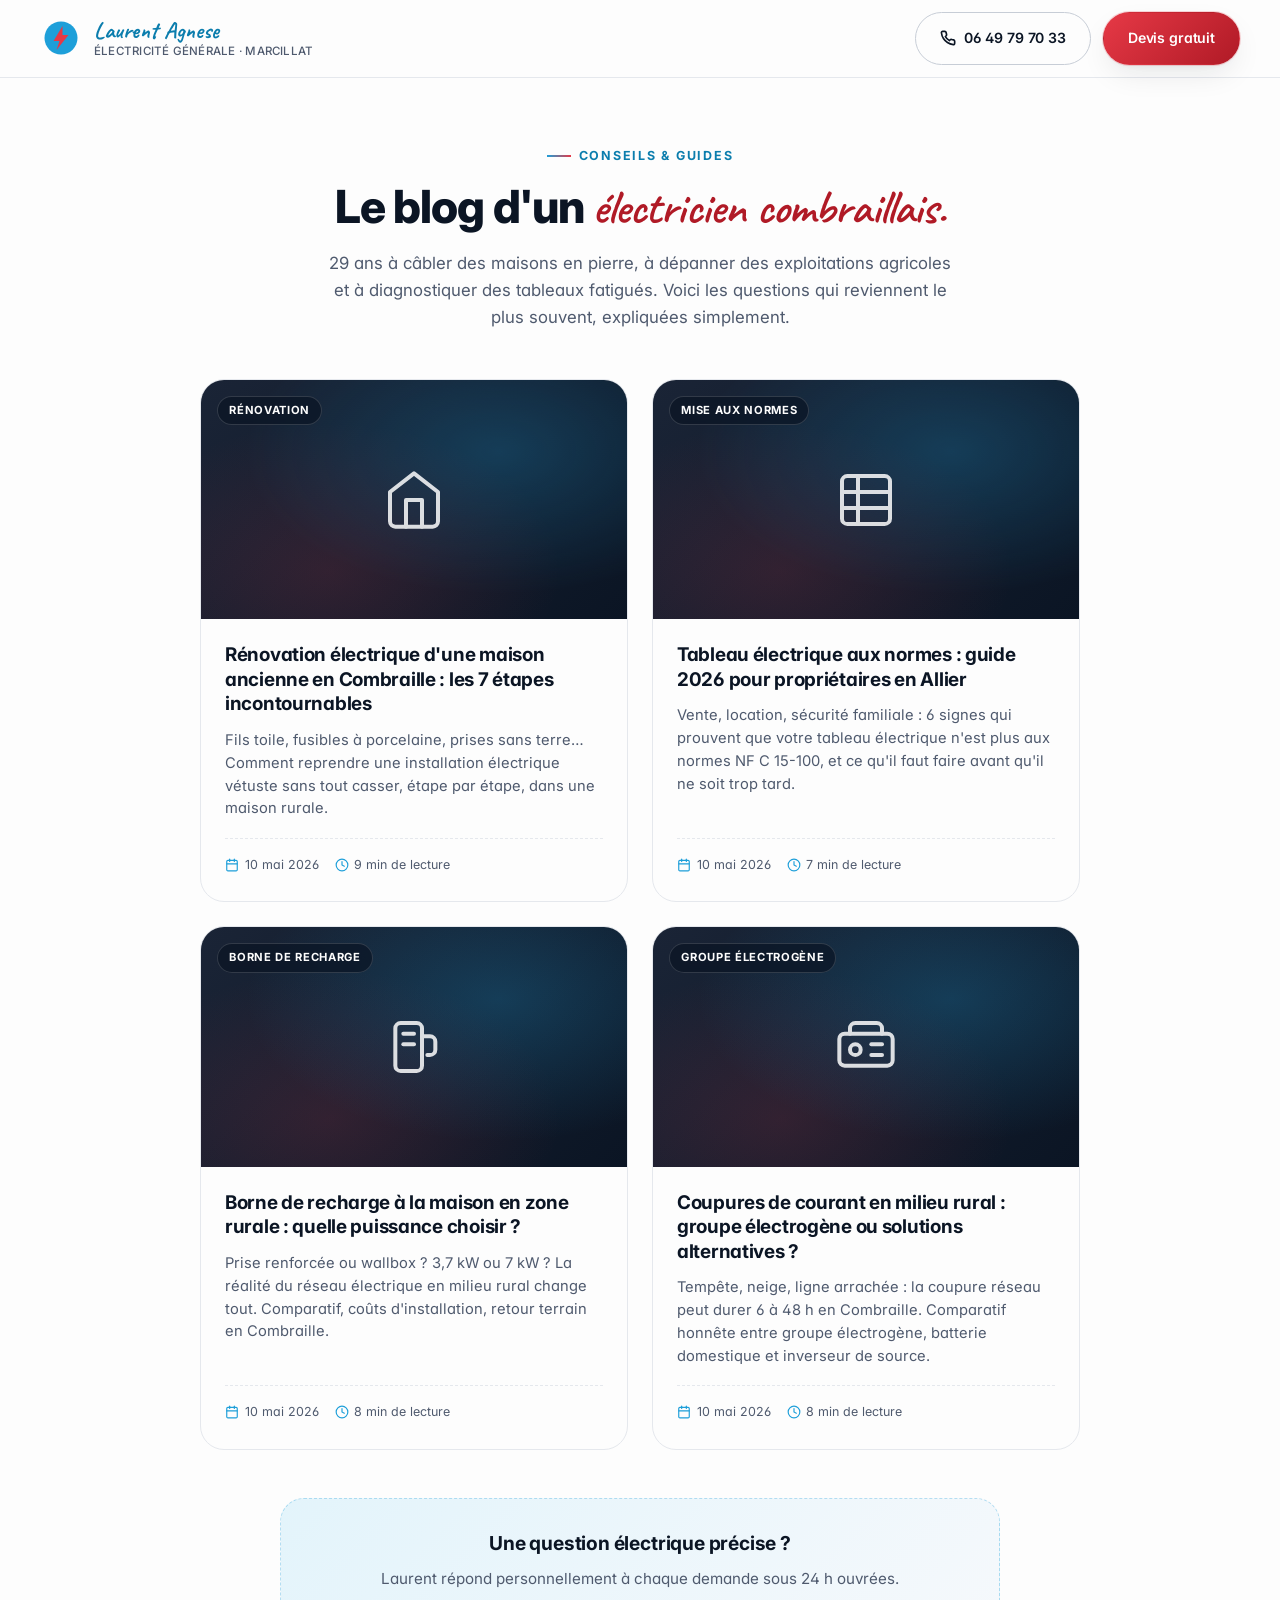
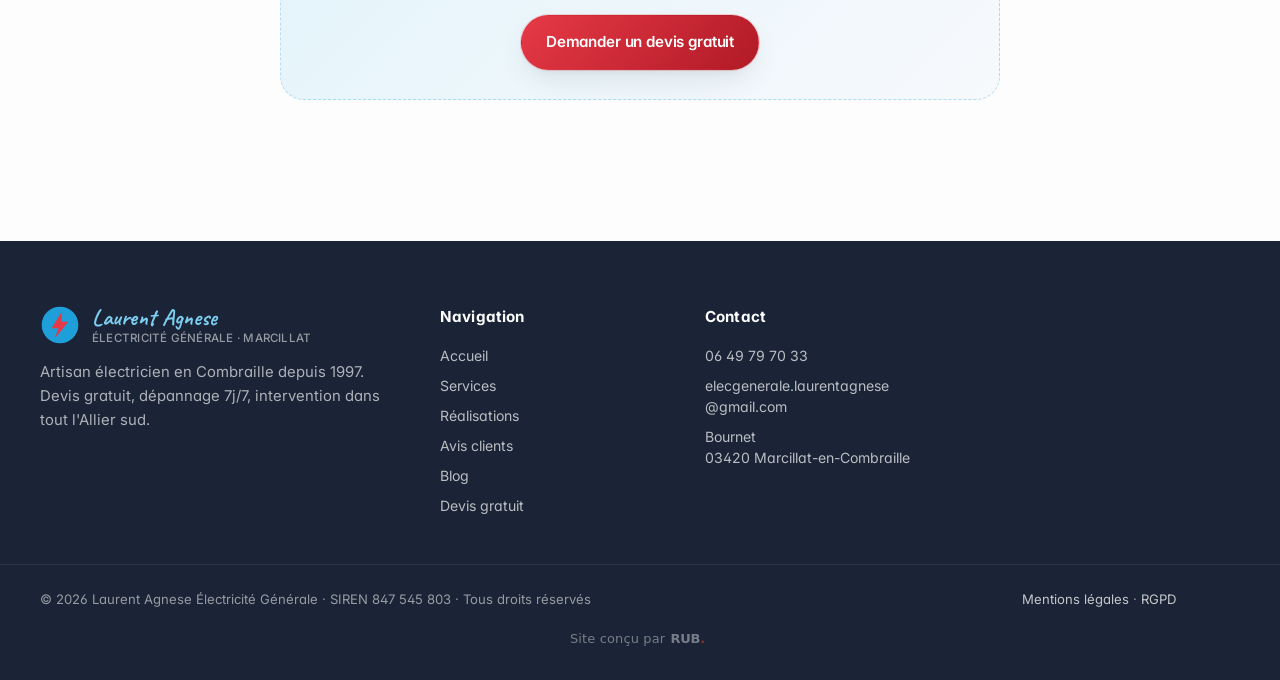
<file: blog/index.html>
<!DOCTYPE html>
<html lang="fr">
<head>
    <meta charset="UTF-8">
    <meta name="viewport" content="width=device-width, initial-scale=1.0">
    <title>Blog · Conseils électricité en Combraille — Laurent Agnese Électricité Générale</title>
    <meta name="description" content="Conseils pratiques d'un électricien installé en Combraille depuis 29 ans : rénovation électrique, mise aux normes, bornes de recharge, groupes électrogènes. Articles vérifiés par Laurent Agnese, artisan à Marcillat-en-Combraille (Allier 03).">
    <meta name="keywords" content="blog électricité Combraille, conseils électricien Allier, rénovation électrique Marcillat, tableau aux normes, borne recharge rural, groupe électrogène Combraille">
    <meta name="robots" content="index, follow, max-image-preview:large, max-snippet:-1">
    <meta name="theme-color" content="#1E9FD9">
    <link rel="canonical" href="https://www.electricien-marcillat.fr/blog/">

    <!-- Open Graph -->
    <meta property="og:type" content="website">
    <meta property="og:title" content="Blog · Conseils électricité en Combraille — Laurent Agnese">
    <meta property="og:description" content="4 guides pratiques d'un électricien local : rénovation, normes, bornes de recharge, groupes électrogènes en Allier.">
    <meta property="og:url" content="https://www.electricien-marcillat.fr/blog/">
    <meta property="og:locale" content="fr_FR">

    <!-- Fonts -->
    <link rel="preconnect" href="https://fonts.googleapis.com">
    <link rel="preconnect" href="https://fonts.gstatic.com" crossorigin>
    <link rel="stylesheet" href="https://fonts.googleapis.com/css2?family=Caveat:wght@400;500;600;700&family=Inter:wght@300;400;500;600;700;800;900&family=Space+Grotesk:wght@400;500;600;700&display=swap">

    <!-- Favicon -->
    <link rel="icon" type="image/svg+xml" href="data:image/svg+xml,%3Csvg xmlns='http://www.w3.org/2000/svg' viewBox='0 0 100 100'%3E%3Crect width='100' height='100' rx='22' fill='%231E9FD9'/%3E%3Cpath d='M50 18 L30 54 L46 54 L38 82 L72 42 L54 42 Z' fill='%23E63946'/%3E%3C/svg%3E">

    <!-- Styles -->
    <link rel="stylesheet" href="/styles.css?v=20260817-rub">
    <link rel="stylesheet" href="/blog/blog.css?v=20260510-1">

    <!-- JSON-LD Blog -->
    <script type="application/ld+json">
    {
        "@context": "https://schema.org",
        "@type": "Blog",
        "name": "Blog Laurent Agnese Électricité Générale",
        "url": "https://www.electricien-marcillat.fr/blog/",
        "description": "Conseils pratiques d'un artisan électricien installé en Combraille depuis 1997.",
        "publisher": {
            "@type": "LocalBusiness",
            "@id": "https://www.electricien-marcillat.fr/",
            "name": "Laurent Agnese Électricité Générale"
        },
        "inLanguage": "fr-FR",
        "blogPost": [
            {"@type": "BlogPosting", "headline": "Rénovation électrique d'une maison ancienne en Combraille : les 7 étapes incontournables", "url": "https://www.electricien-marcillat.fr/blog/renovation-electrique-maison-ancienne-combraille/", "datePublished": "2026-05-10"},
            {"@type": "BlogPosting", "headline": "Tableau électrique aux normes : guide 2026 pour propriétaires en Allier", "url": "https://www.electricien-marcillat.fr/blog/tableau-electrique-aux-normes-allier/", "datePublished": "2026-05-10"},
            {"@type": "BlogPosting", "headline": "Borne de recharge à la maison en zone rurale : quelle puissance choisir ?", "url": "https://www.electricien-marcillat.fr/blog/borne-recharge-puissance-maison-rurale/", "datePublished": "2026-05-10"},
            {"@type": "BlogPosting", "headline": "Coupures de courant en milieu rural : groupe électrogène ou solutions alternatives ?", "url": "https://www.electricien-marcillat.fr/blog/coupures-courant-rural-groupe-electrogene/", "datePublished": "2026-05-10"}
        ]
    }
    </script>
    <script type="application/ld+json">
    {
        "@context": "https://schema.org",
        "@type": "BreadcrumbList",
        "itemListElement": [
            {"@type": "ListItem", "position": 1, "name": "Accueil", "item": "https://www.electricien-marcillat.fr/"},
            {"@type": "ListItem", "position": 2, "name": "Blog", "item": "https://www.electricien-marcillat.fr/blog/"}
        ]
    }
    </script>
</head>
<body>

<a href="#main" class="skip-link">Aller au contenu principal</a>

<!-- HEADER simplifié pour blog -->
<header class="header" style="position: sticky; top: 0; z-index: 50; background: rgba(253, 253, 253, 0.92); backdrop-filter: blur(14px); -webkit-backdrop-filter: blur(14px); border-bottom: 1px solid var(--ink-10); padding: 0.75rem 0;">
    <div class="container" style="display: flex; justify-content: space-between; align-items: center; gap: 1rem;">
        <a href="/" class="brand" aria-label="Laurent Agnese Électricité Générale · Accueil">
            <span class="brand-mark" aria-hidden="true">
                <svg viewBox="0 0 48 48" fill="none" xmlns="http://www.w3.org/2000/svg" style="width: 36px; height: 36px;">
                    <circle cx="24" cy="24" r="22" fill="#1E9FD9"/>
                    <path d="M26 8 L14 28 L22 28 L18 40 L34 20 L26 20 Z" fill="#E63946"/>
                </svg>
            </span>
            <span class="brand-text">
                <strong>Laurent Agnese</strong>
                <em>Électricité Générale · Marcillat</em>
            </span>
        </a>
        <div style="display: flex; gap: 0.75rem; align-items: center;">
            <a href="tel:+33649797033" aria-label="Appeler le 06 49 79 70 33" class="btn btn-ghost" style="font-size: 0.88rem;">
                <svg width="16" height="16" viewBox="0 0 24 24" fill="none" stroke="currentColor" stroke-width="2.5" stroke-linecap="round" stroke-linejoin="round"><path d="M22 16.92v3a2 2 0 0 1-2.18 2 19.79 19.79 0 0 1-8.63-3.07 19.5 19.5 0 0 1-6-6 19.79 19.79 0 0 1-3.07-8.67A2 2 0 0 1 4.11 2h3a2 2 0 0 1 2 1.72 12.84 12.84 0 0 0 .7 2.81 2 2 0 0 1-.45 2.11L8.09 9.91a16 16 0 0 0 6 6l1.27-1.27a2 2 0 0 1 2.11-.45 12.84 12.84 0 0 0 2.81.7A2 2 0 0 1 22 16.92z"/></svg>
                <span class="hide-mobile">06 49 79 70 33</span>
            </a>
            <a href="/#devis" class="btn btn-primary" style="font-size: 0.88rem;">Devis gratuit</a>
        </div>
    </div>
</header>

<main id="main" class="blog">
    <div class="blog-container">

        <div class="blog-hero">
            <span class="eyebrow"><span class="eyebrow-dot" aria-hidden="true"></span> Conseils & guides</span>
            <h1>Le blog d'un <em>électricien combraillais.</em></h1>
            <p>29 ans à câbler des maisons en pierre, à dépanner des exploitations agricoles et à diagnostiquer des tableaux fatigués. Voici les questions qui reviennent le plus souvent, expliquées simplement.</p>
        </div>

        <div class="blog-grid">

            <!-- ===== ARTICLE 1 ===== -->
            <a href="renovation-electrique-maison-ancienne-combraille/" class="blog-card">
                <div class="blog-card-thumb">
                    <div class="blog-card-thumb-pattern"></div>
                    <svg class="blog-card-thumb-icon" viewBox="0 0 24 24" fill="none" stroke="currentColor" stroke-width="1.5" stroke-linecap="round" stroke-linejoin="round"><path d="M3 9l9-7 9 7v11a2 2 0 0 1-2 2H5a2 2 0 0 1-2-2z"/><polyline points="9 22 9 12 15 12 15 22"/></svg>
                    <span class="blog-card-cat">Rénovation</span>
                </div>
                <div class="blog-card-body">
                    <h2>Rénovation électrique d'une maison ancienne en Combraille : les 7 étapes incontournables</h2>
                    <p>Fils toile, fusibles à porcelaine, prises sans terre… Comment reprendre une installation électrique vétuste sans tout casser, étape par étape, dans une maison rurale.</p>
                    <div class="blog-card-meta">
                        <span><svg viewBox="0 0 24 24" fill="none" stroke="currentColor" stroke-width="2" stroke-linecap="round" stroke-linejoin="round"><rect x="3" y="4" width="18" height="18" rx="2"/><line x1="16" y1="2" x2="16" y2="6"/><line x1="8" y1="2" x2="8" y2="6"/><line x1="3" y1="10" x2="21" y2="10"/></svg>10 mai 2026</span>
                        <span><svg viewBox="0 0 24 24" fill="none" stroke="currentColor" stroke-width="2" stroke-linecap="round" stroke-linejoin="round"><circle cx="12" cy="12" r="10"/><polyline points="12 6 12 12 16 14"/></svg>9 min de lecture</span>
                    </div>
                </div>
            </a>

            <!-- ===== ARTICLE 2 ===== -->
            <a href="tableau-electrique-aux-normes-allier/" class="blog-card">
                <div class="blog-card-thumb">
                    <div class="blog-card-thumb-pattern"></div>
                    <svg class="blog-card-thumb-icon" viewBox="0 0 24 24" fill="none" stroke="currentColor" stroke-width="1.5" stroke-linecap="round" stroke-linejoin="round"><rect x="3" y="3" width="18" height="18" rx="2"/><line x1="9" y1="3" x2="9" y2="21"/><line x1="3" y1="9" x2="21" y2="9"/><line x1="3" y1="15" x2="21" y2="15"/></svg>
                    <span class="blog-card-cat">Mise aux normes</span>
                </div>
                <div class="blog-card-body">
                    <h2>Tableau électrique aux normes : guide 2026 pour propriétaires en Allier</h2>
                    <p>Vente, location, sécurité familiale : 6 signes qui prouvent que votre tableau électrique n'est plus aux normes NF C 15-100, et ce qu'il faut faire avant qu'il ne soit trop tard.</p>
                    <div class="blog-card-meta">
                        <span><svg viewBox="0 0 24 24" fill="none" stroke="currentColor" stroke-width="2" stroke-linecap="round" stroke-linejoin="round"><rect x="3" y="4" width="18" height="18" rx="2"/><line x1="16" y1="2" x2="16" y2="6"/><line x1="8" y1="2" x2="8" y2="6"/><line x1="3" y1="10" x2="21" y2="10"/></svg>10 mai 2026</span>
                        <span><svg viewBox="0 0 24 24" fill="none" stroke="currentColor" stroke-width="2" stroke-linecap="round" stroke-linejoin="round"><circle cx="12" cy="12" r="10"/><polyline points="12 6 12 12 16 14"/></svg>7 min de lecture</span>
                    </div>
                </div>
            </a>

            <!-- ===== ARTICLE 3 ===== -->
            <a href="borne-recharge-puissance-maison-rurale/" class="blog-card">
                <div class="blog-card-thumb">
                    <div class="blog-card-thumb-pattern"></div>
                    <svg class="blog-card-thumb-icon" viewBox="0 0 24 24" fill="none" stroke="currentColor" stroke-width="1.5" stroke-linecap="round" stroke-linejoin="round"><rect x="5" y="3" width="10" height="18" rx="2"/><path d="M15 8h3a2 2 0 0 1 2 2v3a2 2 0 0 1-2 2h-1"/><path d="M8 7h4"/><path d="M8 11h4"/></svg>
                    <span class="blog-card-cat">Borne de recharge</span>
                </div>
                <div class="blog-card-body">
                    <h2>Borne de recharge à la maison en zone rurale : quelle puissance choisir ?</h2>
                    <p>Prise renforcée ou wallbox ? 3,7 kW ou 7 kW ? La réalité du réseau électrique en milieu rural change tout. Comparatif, coûts d'installation, retour terrain en Combraille.</p>
                    <div class="blog-card-meta">
                        <span><svg viewBox="0 0 24 24" fill="none" stroke="currentColor" stroke-width="2" stroke-linecap="round" stroke-linejoin="round"><rect x="3" y="4" width="18" height="18" rx="2"/><line x1="16" y1="2" x2="16" y2="6"/><line x1="8" y1="2" x2="8" y2="6"/><line x1="3" y1="10" x2="21" y2="10"/></svg>10 mai 2026</span>
                        <span><svg viewBox="0 0 24 24" fill="none" stroke="currentColor" stroke-width="2" stroke-linecap="round" stroke-linejoin="round"><circle cx="12" cy="12" r="10"/><polyline points="12 6 12 12 16 14"/></svg>8 min de lecture</span>
                    </div>
                </div>
            </a>

            <!-- ===== ARTICLE 4 ===== -->
            <a href="coupures-courant-rural-groupe-electrogene/" class="blog-card">
                <div class="blog-card-thumb">
                    <div class="blog-card-thumb-pattern"></div>
                    <svg class="blog-card-thumb-icon" viewBox="0 0 24 24" fill="none" stroke="currentColor" stroke-width="1.5" stroke-linecap="round" stroke-linejoin="round"><rect x="2" y="7" width="20" height="12" rx="2"/><circle cx="8" cy="13" r="2"/><path d="M14 11h4"/><path d="M14 15h4"/><path d="M6 7V5a2 2 0 0 1 2-2h8a2 2 0 0 1 2 2v2"/></svg>
                    <span class="blog-card-cat">Groupe électrogène</span>
                </div>
                <div class="blog-card-body">
                    <h2>Coupures de courant en milieu rural : groupe électrogène ou solutions alternatives ?</h2>
                    <p>Tempête, neige, ligne arrachée : la coupure réseau peut durer 6 à 48 h en Combraille. Comparatif honnête entre groupe électrogène, batterie domestique et inverseur de source.</p>
                    <div class="blog-card-meta">
                        <span><svg viewBox="0 0 24 24" fill="none" stroke="currentColor" stroke-width="2" stroke-linecap="round" stroke-linejoin="round"><rect x="3" y="4" width="18" height="18" rx="2"/><line x1="16" y1="2" x2="16" y2="6"/><line x1="8" y1="2" x2="8" y2="6"/><line x1="3" y1="10" x2="21" y2="10"/></svg>10 mai 2026</span>
                        <span><svg viewBox="0 0 24 24" fill="none" stroke="currentColor" stroke-width="2" stroke-linecap="round" stroke-linejoin="round"><circle cx="12" cy="12" r="10"/><polyline points="12 6 12 12 16 14"/></svg>8 min de lecture</span>
                    </div>
                </div>
            </a>

        </div>

        <!-- CTA bas de listing -->
        <div class="article-cta" style="margin-top: 3rem;">
            <h3>Une question électrique précise ?</h3>
            <p>Laurent répond personnellement à chaque demande sous 24 h ouvrées.</p>
            <a href="/#devis" class="btn btn-primary">Demander un devis gratuit</a>
        </div>

    </div>
</main>

<!-- FOOTER simplifié -->
<footer class="footer" role="contentinfo" style="margin-top: 4rem;">
    <div class="container footer-grid">
        <div class="footer-brand">
            <div class="brand footer-brand-inner">
                <span class="brand-mark" aria-hidden="true">
                    <svg viewBox="0 0 48 48" fill="none" xmlns="http://www.w3.org/2000/svg">
                        <circle cx="24" cy="24" r="22" fill="#1E9FD9"/>
                        <path d="M26 8 L14 28 L22 28 L18 40 L34 20 L26 20 Z" fill="#E63946"/>
                    </svg>
                </span>
                <span class="brand-text">
                    <strong>Laurent Agnese</strong>
                    <em>Électricité Générale · Marcillat</em>
                </span>
            </div>
            <p>Artisan électricien en Combraille depuis 1997. Devis gratuit, dépannage 7j/7, intervention dans tout l'Allier sud.</p>
        </div>
        <div class="footer-col">
            <h4>Navigation</h4>
            <ul>
                <li><a href="/">Accueil</a></li>
                <li><a href="/#services">Services</a></li>
                <li><a href="/#realisations">Réalisations</a></li>
                <li><a href="/#avis">Avis clients</a></li>
                <li><a href="/blog/">Blog</a></li>
                <li><a href="/#devis">Devis gratuit</a></li>
            </ul>
        </div>
        <div class="footer-col">
            <h4>Contact</h4>
            <ul>
                <li><a href="tel:+33649797033" aria-label="Appeler le 06 49 79 70 33">06 49 79 70 33</a></li>
                <li><a href="mailto:elecgenerale.laurentagnese@gmail.com">elecgenerale.laurentagnese<br>@gmail.com</a></li>
                <li>Bournet<br>03420 Marcillat-en-Combraille</li>
            </ul>
        </div>
    </div>
    <div class="footer-base">
        <div class="container footer-base-inner">
            <p>© 2026 Laurent Agnese Électricité Générale · SIREN 847 545 803 · Tous droits réservés</p>
            <p class="footer-legal">
                <a href="/#mentions">Mentions légales</a> ·
                <a href="/#rgpd">RGPD</a>
            </p>
            </div>

        <div class="rub-signature">
            <a class="rub-signature__lien"
               href="https://rub-agency.fr/?utm_source=agnese-electricite&utm_medium=signature&utm_campaign=sites-clients"
               target="_blank" rel="noopener"
               title="RUB — l'agence qui relève les entreprises locales">
                <span class="rub-signature__intro">Site conçu par</span>
                <span class="rub-signature__marque">RUB<span class="rub-signature__point">.</span></span>
                <span class="rub-signature__revele">
                    <span class="rub-signature__baseline">l'agence qui relève les entreprises locales</span>
                    <svg class="rub-signature__fleche" viewBox="0 0 16 16" aria-hidden="true">
                        <path d="M4.5 11.5 11.5 4.5M6 4.5h5.5V10" fill="none" stroke="currentColor"
                              stroke-width="1.8" stroke-linecap="round" stroke-linejoin="round"/>
                    </svg>
                </span>
            </a>
        </div>
        </div>
    </footer>

</body>
</html>
</file>
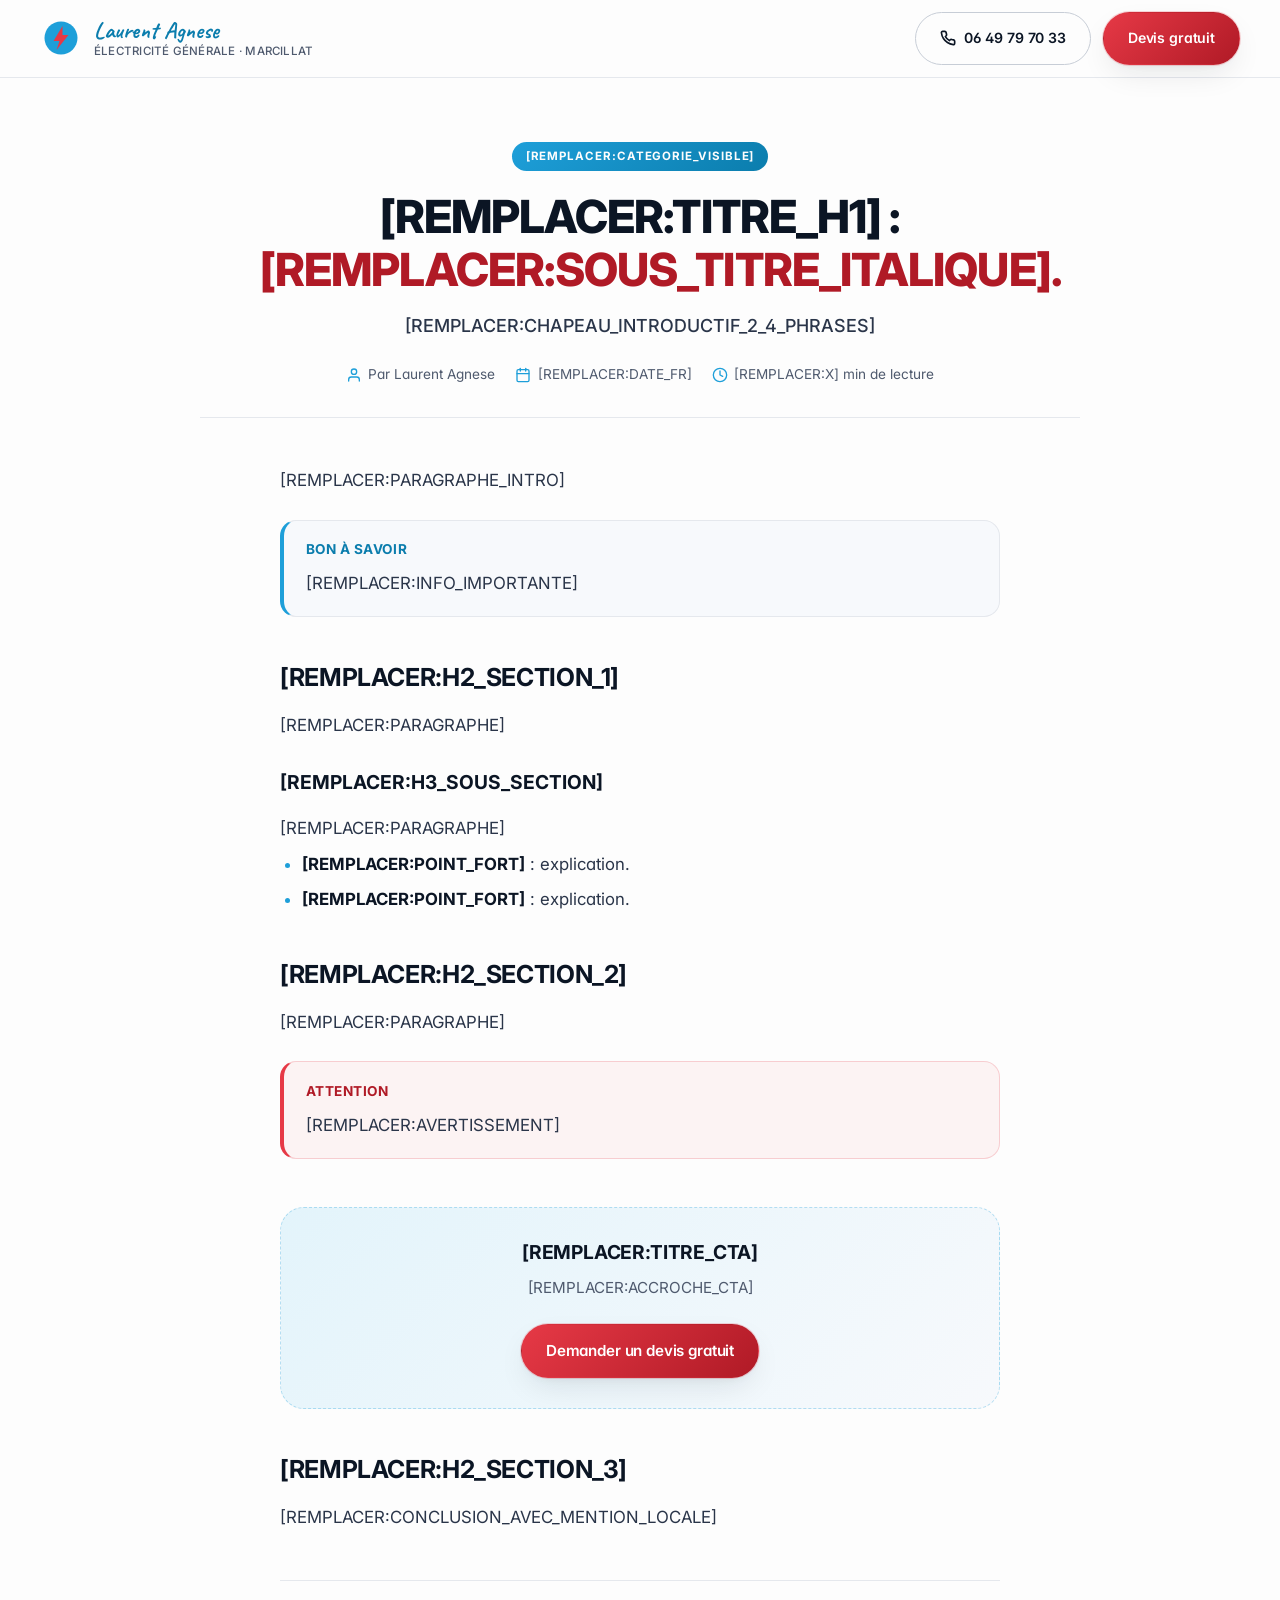
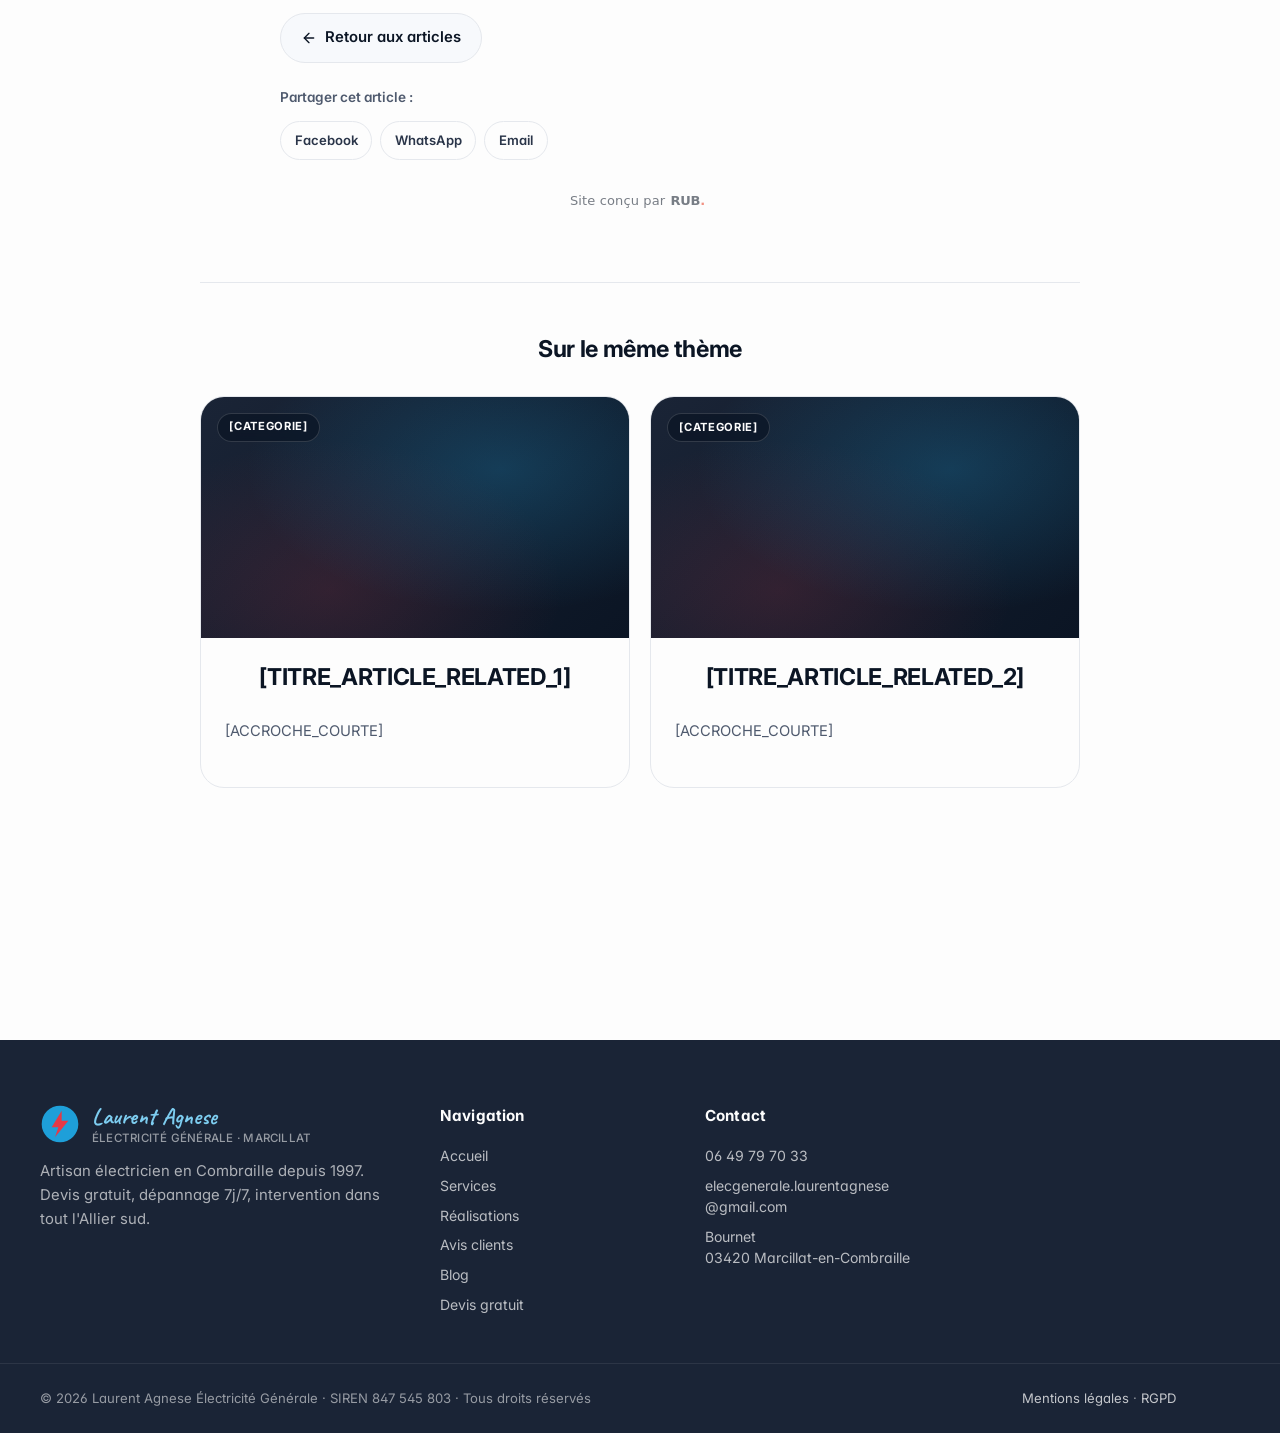
<file: blog/_template/index.html>
<!--
================================================================================
  TEMPLATE D'ARTICLE BLOG — Laurent Agnese Électricité Générale
  ================================================================================

  COMMENT L'UTILISER :
  1. Dupliquer ce dossier _template en remplaçant le nom par le slug de l'article
     (slug = URL en minuscules avec tirets, ex: "depannage-electrique-dimanche")
  2. Remplir tous les placeholders [REMPLACER:XXX] ci-dessous
  3. Réécrire la balise <main> avec le contenu réel de l'article
  4. Ajouter une carte dans /blog/index.html (listing)
  5. Ajouter 2 entrées au sitemap.xml (la page HTML + sa version .md)
  6. Lancer le script pour générer la version .md (voir BLOG-GUIDE.md)
  7. Commit + déploy

  RACCOURCIS :
  - Tous les liens utilisent /chemin/ (slash final) — clean URLs Vercel activé
  - Couleurs charte : --blue (#1E9FD9), --red-dark (#B01A26 — pour TEXTE)
  - Images partagées : /assets/chantiers/ + /assets/launch/
================================================================================
-->
<!DOCTYPE html>
<html lang="fr">
<head>
    <meta charset="UTF-8">
    <meta name="viewport" content="width=device-width, initial-scale=1.0">

    <!-- ===== À MODIFIER : titre + description SEO ===== -->
    <title>[REMPLACER:TITRE_DE_LARTICLE] | Laurent Agnese</title>
    <meta name="description" content="[REMPLACER:DESCRIPTION_SEO_140_160_CARACTERES]">
    <meta name="keywords" content="[REMPLACER:5_A_10_MOTS_CLES_SEPARES_PAR_VIRGULE]">

    <meta name="robots" content="index, follow, max-image-preview:large, max-snippet:-1">
    <meta name="theme-color" content="#1E9FD9">
    <meta name="author" content="Laurent Agnese">

    <!-- ===== À MODIFIER : URL canonique avec le slug ===== -->
    <link rel="canonical" href="https://www.electricien-marcillat.fr/blog/[REMPLACER:SLUG]/">

    <!-- ===== Open Graph (réseaux sociaux) — à modifier ===== -->
    <meta property="og:type" content="article">
    <meta property="og:title" content="[REMPLACER:TITRE_OG_COURT]">
    <meta property="og:description" content="[REMPLACER:DESCRIPTION_OG_COURTE]">
    <meta property="og:url" content="https://www.electricien-marcillat.fr/blog/[REMPLACER:SLUG]/">
    <meta property="og:image" content="https://www.electricien-marcillat.fr/assets/chantiers/[REMPLACER:IMAGE].jpg">
    <meta property="og:locale" content="fr_FR">
    <meta property="article:published_time" content="[REMPLACER:YYYY-MM-DD]">
    <meta property="article:author" content="Laurent Agnese">
    <meta property="article:section" content="[REMPLACER:CATEGORIE]">

    <meta name="twitter:card" content="summary_large_image">
    <meta name="twitter:image" content="https://www.electricien-marcillat.fr/assets/chantiers/[REMPLACER:IMAGE].jpg">

    <link rel="preconnect" href="https://fonts.googleapis.com">
    <link rel="preconnect" href="https://fonts.gstatic.com" crossorigin>
    <link rel="stylesheet" href="https://fonts.googleapis.com/css2?family=Caveat:wght@400;500;600;700&family=Inter:wght@300;400;500;600;700;800;900&family=Space+Grotesk:wght@400;500;600;700&display=swap">

    <link rel="icon" type="image/svg+xml" href="data:image/svg+xml,%3Csvg xmlns='http://www.w3.org/2000/svg' viewBox='0 0 100 100'%3E%3Crect width='100' height='100' rx='22' fill='%231E9FD9'/%3E%3Cpath d='M50 18 L30 54 L46 54 L38 82 L72 42 L54 42 Z' fill='%23E63946'/%3E%3C/svg%3E">

    <link rel="stylesheet" href="/styles.css?v=20260817-rub">
    <link rel="stylesheet" href="/blog/blog.css?v=20260510-1">

    <!-- ===== Schema.org BlogPosting — à modifier ===== -->
    <script type="application/ld+json">
    {
        "@context": "https://schema.org",
        "@type": "BlogPosting",
        "headline": "[REMPLACER:TITRE_COMPLET]",
        "description": "[REMPLACER:DESCRIPTION]",
        "image": "https://www.electricien-marcillat.fr/assets/chantiers/[REMPLACER:IMAGE].jpg",
        "datePublished": "[REMPLACER:YYYY-MM-DD]",
        "dateModified": "[REMPLACER:YYYY-MM-DD]",
        "wordCount": [REMPLACER:NB_MOTS],
        "timeRequired": "PT[REMPLACER:MIN_LECTURE]M",
        "inLanguage": "fr-FR",
        "author": {"@type": "Person", "name": "Laurent Agnese", "url": "https://www.electricien-marcillat.fr/#apropos", "jobTitle": "Artisan électricien"},
        "publisher": {"@type": "LocalBusiness", "@id": "https://www.electricien-marcillat.fr/", "name": "Laurent Agnese Électricité Générale"},
        "mainEntityOfPage": "https://www.electricien-marcillat.fr/blog/[REMPLACER:SLUG]/",
        "articleSection": "[REMPLACER:CATEGORIE]",
        "keywords": ["[REMPLACER:KW1]", "[REMPLACER:KW2]", "[REMPLACER:KW3]"]
    }
    </script>

    <script type="application/ld+json">
    {
        "@context": "https://schema.org",
        "@type": "BreadcrumbList",
        "itemListElement": [
            {"@type": "ListItem", "position": 1, "name": "Accueil", "item": "https://www.electricien-marcillat.fr/"},
            {"@type": "ListItem", "position": 2, "name": "Blog", "item": "https://www.electricien-marcillat.fr/blog/"},
            {"@type": "ListItem", "position": 3, "name": "[REMPLACER:TITRE_COURT_BREADCRUMB]", "item": "https://www.electricien-marcillat.fr/blog/[REMPLACER:SLUG]/"}
        ]
    }
    </script>
</head>
<body>

<a href="#main" class="skip-link">Aller au contenu principal</a>
<div class="reading-progress" id="readingProgress" aria-hidden="true"></div>

<!-- HEADER (à NE PAS modifier — identique sur tous les articles) -->
<header class="header" style="position: sticky; top: 0; z-index: 50; background: rgba(253, 253, 253, 0.92); backdrop-filter: blur(14px); -webkit-backdrop-filter: blur(14px); border-bottom: 1px solid var(--ink-10); padding: 0.75rem 0;">
    <div class="container" style="display: flex; justify-content: space-between; align-items: center; gap: 1rem;">
        <a href="/" class="brand" aria-label="Laurent Agnese Électricité Générale · Accueil">
            <span class="brand-mark" aria-hidden="true">
                <svg viewBox="0 0 48 48" fill="none" xmlns="http://www.w3.org/2000/svg" style="width: 36px; height: 36px;">
                    <circle cx="24" cy="24" r="22" fill="#1E9FD9"/>
                    <path d="M26 8 L14 28 L22 28 L18 40 L34 20 L26 20 Z" fill="#E63946"/>
                </svg>
            </span>
            <span class="brand-text"><strong>Laurent Agnese</strong><em>Électricité Générale · Marcillat</em></span>
        </a>
        <div style="display: flex; gap: 0.75rem; align-items: center;">
            <a href="tel:+33649797033" aria-label="Appeler le 06 49 79 70 33" class="btn btn-ghost" style="font-size: 0.88rem;">
                <svg width="16" height="16" viewBox="0 0 24 24" fill="none" stroke="currentColor" stroke-width="2.5" stroke-linecap="round" stroke-linejoin="round"><path d="M22 16.92v3a2 2 0 0 1-2.18 2 19.79 19.79 0 0 1-8.63-3.07 19.5 19.5 0 0 1-6-6 19.79 19.79 0 0 1-3.07-8.67A2 2 0 0 1 4.11 2h3a2 2 0 0 1 2 1.72 12.84 12.84 0 0 0 .7 2.81 2 2 0 0 1-.45 2.11L8.09 9.91a16 16 0 0 0 6 6l1.27-1.27a2 2 0 0 1 2.11-.45 12.84 12.84 0 0 0 2.81.7A2 2 0 0 1 22 16.92z"/></svg>
                <span class="hide-mobile">06 49 79 70 33</span>
            </a>
            <a href="/#devis" class="btn btn-primary" style="font-size: 0.88rem;">Devis gratuit</a>
        </div>
    </div>
</header>

<main id="main" class="blog">
    <article class="blog-container">

        <!-- ===== HEADER ARTICLE — à modifier ===== -->
        <header class="article-hero">
            <span class="article-cat">[REMPLACER:CATEGORIE_VISIBLE]</span>
            <h1>[REMPLACER:TITRE_H1] : <em>[REMPLACER:SOUS_TITRE_ITALIQUE].</em></h1>
            <p class="article-lead">[REMPLACER:CHAPEAU_INTRODUCTIF_2_4_PHRASES]</p>
            <div class="article-meta">
                <span><svg viewBox="0 0 24 24" fill="none" stroke="currentColor" stroke-width="2" stroke-linecap="round" stroke-linejoin="round"><path d="M20 21v-2a4 4 0 0 0-4-4H8a4 4 0 0 0-4 4v2"/><circle cx="12" cy="7" r="4"/></svg>Par Laurent Agnese</span>
                <span><svg viewBox="0 0 24 24" fill="none" stroke="currentColor" stroke-width="2" stroke-linecap="round" stroke-linejoin="round"><rect x="3" y="4" width="18" height="18" rx="2"/><line x1="16" y1="2" x2="16" y2="6"/><line x1="8" y1="2" x2="8" y2="6"/><line x1="3" y1="10" x2="21" y2="10"/></svg>[REMPLACER:DATE_FR]</span>
                <span><svg viewBox="0 0 24 24" fill="none" stroke="currentColor" stroke-width="2" stroke-linecap="round" stroke-linejoin="round"><circle cx="12" cy="12" r="10"/><polyline points="12 6 12 12 16 14"/></svg>[REMPLACER:X] min de lecture</span>
            </div>
        </header>

        <!-- ===== BODY ARTICLE — réécrire complètement ===== -->
        <div class="article-body">

            <p>[REMPLACER:PARAGRAPHE_INTRO]</p>

            <!-- Bloc info bleu — à utiliser pour les définitions/key takeaways -->
            <div class="info-box">
                <strong>Bon à savoir</strong>
                <p>[REMPLACER:INFO_IMPORTANTE]</p>
            </div>

            <h2>[REMPLACER:H2_SECTION_1]</h2>
            <p>[REMPLACER:PARAGRAPHE]</p>

            <h3>[REMPLACER:H3_SOUS_SECTION]</h3>
            <p>[REMPLACER:PARAGRAPHE]</p>

            <ul>
                <li><strong>[REMPLACER:POINT_FORT]</strong> : explication.</li>
                <li><strong>[REMPLACER:POINT_FORT]</strong> : explication.</li>
            </ul>

            <h2>[REMPLACER:H2_SECTION_2]</h2>
            <p>[REMPLACER:PARAGRAPHE]</p>

            <!-- Bloc avertissement rouge — pour les pièges/dangers -->
            <div class="warning-box">
                <strong>Attention</strong>
                <p>[REMPLACER:AVERTISSEMENT]</p>
            </div>

        </div>

        <!-- ===== CTA milieu d'article — à personnaliser ===== -->
        <aside class="article-cta">
            <h3>[REMPLACER:TITRE_CTA]</h3>
            <p>[REMPLACER:ACCROCHE_CTA]</p>
            <a href="/#devis" class="btn btn-primary">Demander un devis gratuit</a>
        </aside>

        <div class="article-body">

            <h2>[REMPLACER:H2_SECTION_3]</h2>
            <p>[REMPLACER:CONCLUSION_AVEC_MENTION_LOCALE]</p>

        </div>

        <!-- ===== Bouton retour + share (à ne pas modifier sauf URLs) ===== -->
        <footer class="article-footer">
            <a href="/blog/" class="article-back">
                <svg viewBox="0 0 24 24" fill="none" stroke="currentColor" stroke-width="2" stroke-linecap="round" stroke-linejoin="round"><line x1="19" y1="12" x2="5" y2="12"/><polyline points="12 19 5 12 12 5"/></svg>
                Retour aux articles
            </a>
            <div class="article-share">
                <span class="article-share-label">Partager cet article :</span>
                <div class="article-share-buttons">
                    <a href="https://www.facebook.com/sharer/sharer.php?u=https://www.electricien-marcillat.fr/blog/[REMPLACER:SLUG]/" target="_blank" rel="noopener" aria-label="Partager sur Facebook">Facebook</a>
                    <a href="https://wa.me/?text=https://www.electricien-marcillat.fr/blog/[REMPLACER:SLUG]/" target="_blank" rel="noopener" aria-label="Partager sur WhatsApp">WhatsApp</a>
                    <a href="mailto:?subject=[REMPLACER:SUJET_EMAIL]&body=Article%20utile%20:%20https://www.electricien-marcillat.fr/blog/[REMPLACER:SLUG]/" aria-label="Partager par email">Email</a>
            </div>

        <div class="rub-signature">
            <a class="rub-signature__lien"
               href="https://rub-agency.fr/?utm_source=agnese-electricite&utm_medium=signature&utm_campaign=sites-clients"
               target="_blank" rel="noopener"
               title="RUB — l'agence qui relève les entreprises locales">
                <span class="rub-signature__intro">Site conçu par</span>
                <span class="rub-signature__marque">RUB<span class="rub-signature__point">.</span></span>
                <span class="rub-signature__revele">
                    <span class="rub-signature__baseline">l'agence qui relève les entreprises locales</span>
                    <svg class="rub-signature__fleche" viewBox="0 0 16 16" aria-hidden="true">
                        <path d="M4.5 11.5 11.5 4.5M6 4.5h5.5V10" fill="none" stroke="currentColor"
                              stroke-width="1.8" stroke-linecap="round" stroke-linejoin="round"/>
                    </svg>
                </span>
            </a>
        </div>
        </div>
    </footer>

        <!-- ===== Articles liés — choisir 2 articles existants ===== -->
        <section class="article-related">
            <h2>Sur le même thème</h2>
            <div class="article-related-grid">
                <a href="../[REMPLACER:AUTRE_ARTICLE_SLUG_1]/" class="blog-card">
                    <div class="blog-card-thumb">
                        <div class="blog-card-thumb-pattern"></div>
                        <span class="blog-card-cat">[CATEGORIE]</span>
                    </div>
                    <div class="blog-card-body">
                        <h2>[TITRE_ARTICLE_RELATED_1]</h2>
                        <p>[ACCROCHE_COURTE]</p>
                    </div>
                </a>
                <a href="../[REMPLACER:AUTRE_ARTICLE_SLUG_2]/" class="blog-card">
                    <div class="blog-card-thumb">
                        <div class="blog-card-thumb-pattern"></div>
                        <span class="blog-card-cat">[CATEGORIE]</span>
                    </div>
                    <div class="blog-card-body">
                        <h2>[TITRE_ARTICLE_RELATED_2]</h2>
                        <p>[ACCROCHE_COURTE]</p>
                    </div>
                </a>
            </div>
        </section>

    </article>
</main>

<!-- FOOTER (identique à ne pas modifier) -->
<footer class="footer" role="contentinfo" style="margin-top: 4rem;">
    <div class="container footer-grid">
        <div class="footer-brand">
            <div class="brand footer-brand-inner">
                <span class="brand-mark" aria-hidden="true">
                    <svg viewBox="0 0 48 48" fill="none" xmlns="http://www.w3.org/2000/svg"><circle cx="24" cy="24" r="22" fill="#1E9FD9"/><path d="M26 8 L14 28 L22 28 L18 40 L34 20 L26 20 Z" fill="#E63946"/></svg>
                </span>
                <span class="brand-text"><strong>Laurent Agnese</strong><em>Électricité Générale · Marcillat</em></span>
            </div>
            <p>Artisan électricien en Combraille depuis 1997. Devis gratuit, dépannage 7j/7, intervention dans tout l'Allier sud.</p>
        </div>
        <div class="footer-col">
            <h4>Navigation</h4>
            <ul>
                <li><a href="/">Accueil</a></li>
                <li><a href="/#services">Services</a></li>
                <li><a href="/#realisations">Réalisations</a></li>
                <li><a href="/#avis">Avis clients</a></li>
                <li><a href="/blog/">Blog</a></li>
                <li><a href="/#devis">Devis gratuit</a></li>
            </ul>
        </div>
        <div class="footer-col">
            <h4>Contact</h4>
            <ul>
                <li><a href="tel:+33649797033" aria-label="Appeler le 06 49 79 70 33">06 49 79 70 33</a></li>
                <li><a href="mailto:elecgenerale.laurentagnese@gmail.com">elecgenerale.laurentagnese<br>@gmail.com</a></li>
                <li>Bournet<br>03420 Marcillat-en-Combraille</li>
            </ul>
        </div>
    </div>
    <div class="footer-base">
        <div class="container footer-base-inner">
            <p>© 2026 Laurent Agnese Électricité Générale · SIREN 847 545 803 · Tous droits réservés</p>
            <p class="footer-legal">
                <a href="/#mentions">Mentions légales</a> ·
                <a href="/#rgpd">RGPD</a>
            </p>
            </div>
        </div>
    </footer>

<script>
(() => {
    const bar = document.getElementById('readingProgress');
    const article = document.querySelector('.article-body');
    if (!bar || !article) return;
    const onScroll = () => {
        const rect = article.getBoundingClientRect();
        const total = article.offsetHeight - window.innerHeight;
        const read = -rect.top;
        const ratio = Math.max(0, Math.min(1, read / total));
        bar.style.transform = `scaleX(${ratio})`;
    };
    window.addEventListener('scroll', onScroll, { passive: true });
    onScroll();
})();
</script>

</body>
</html>
</file>
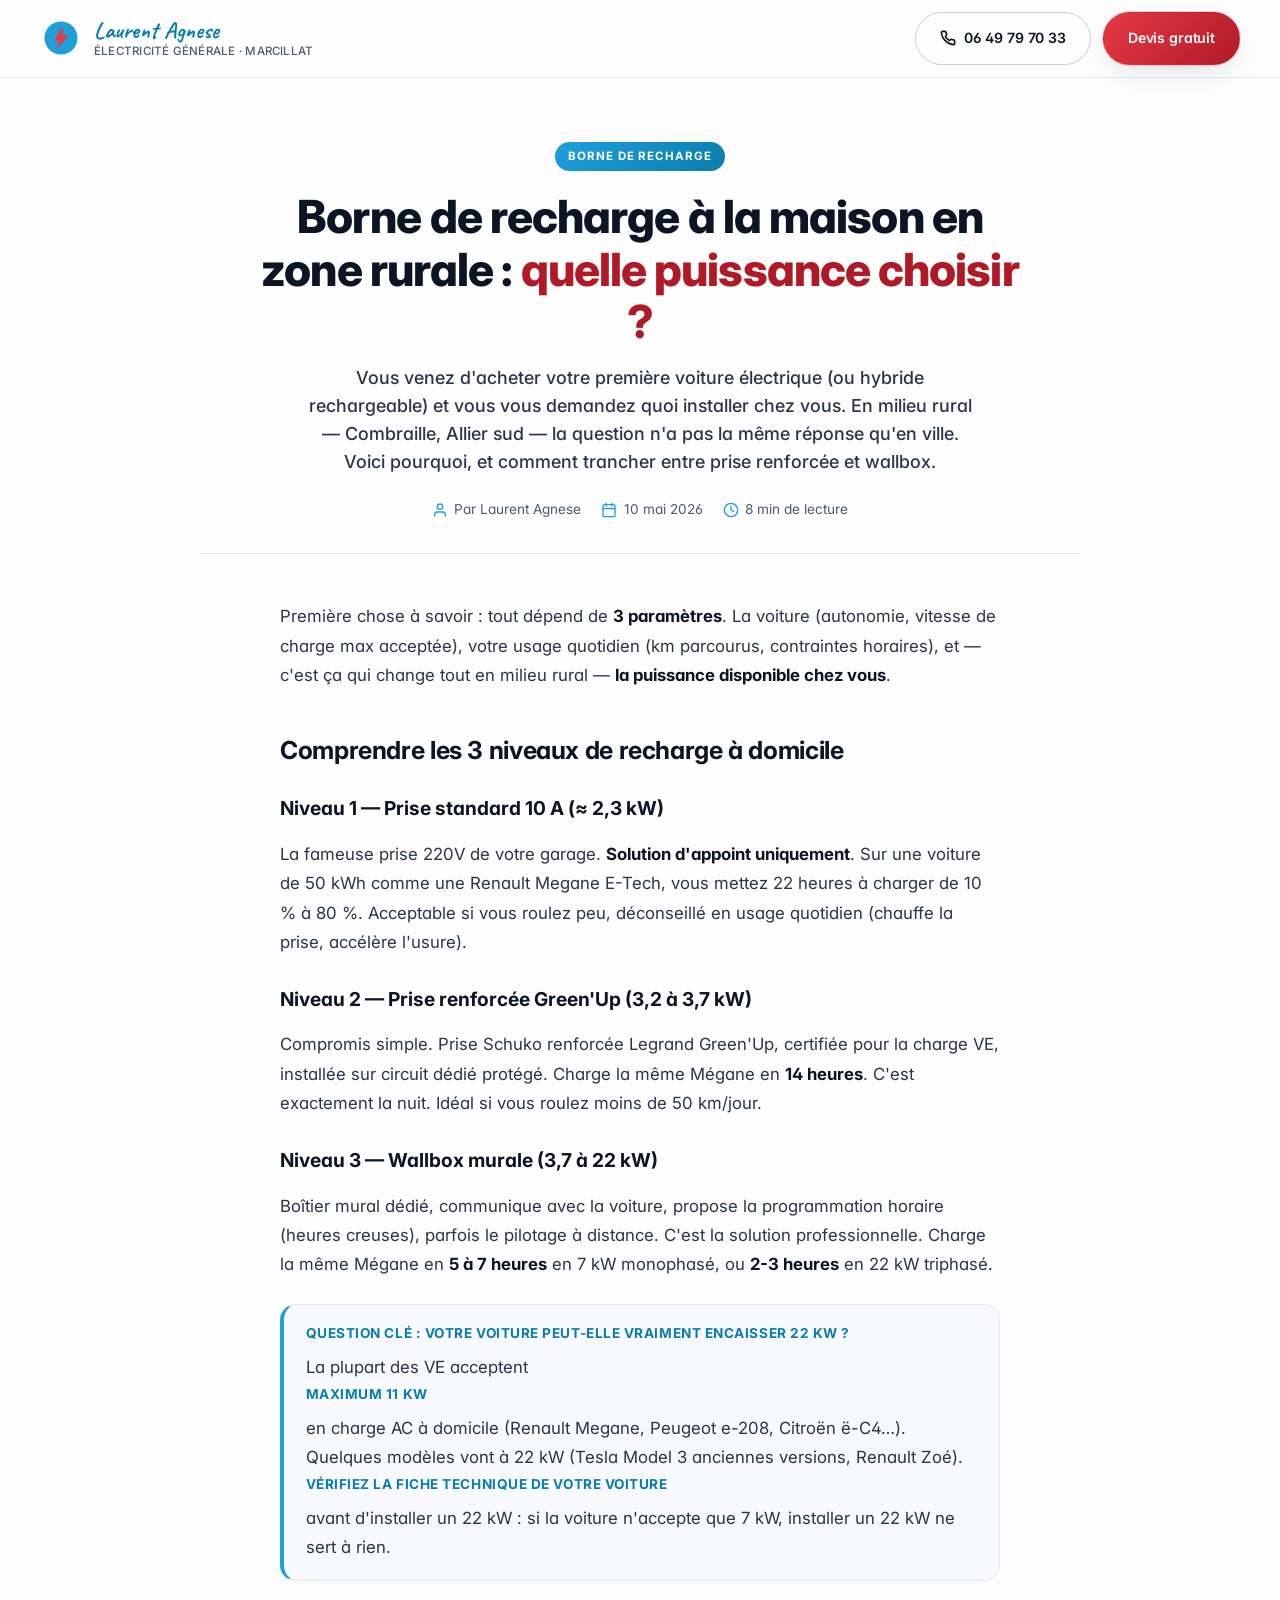
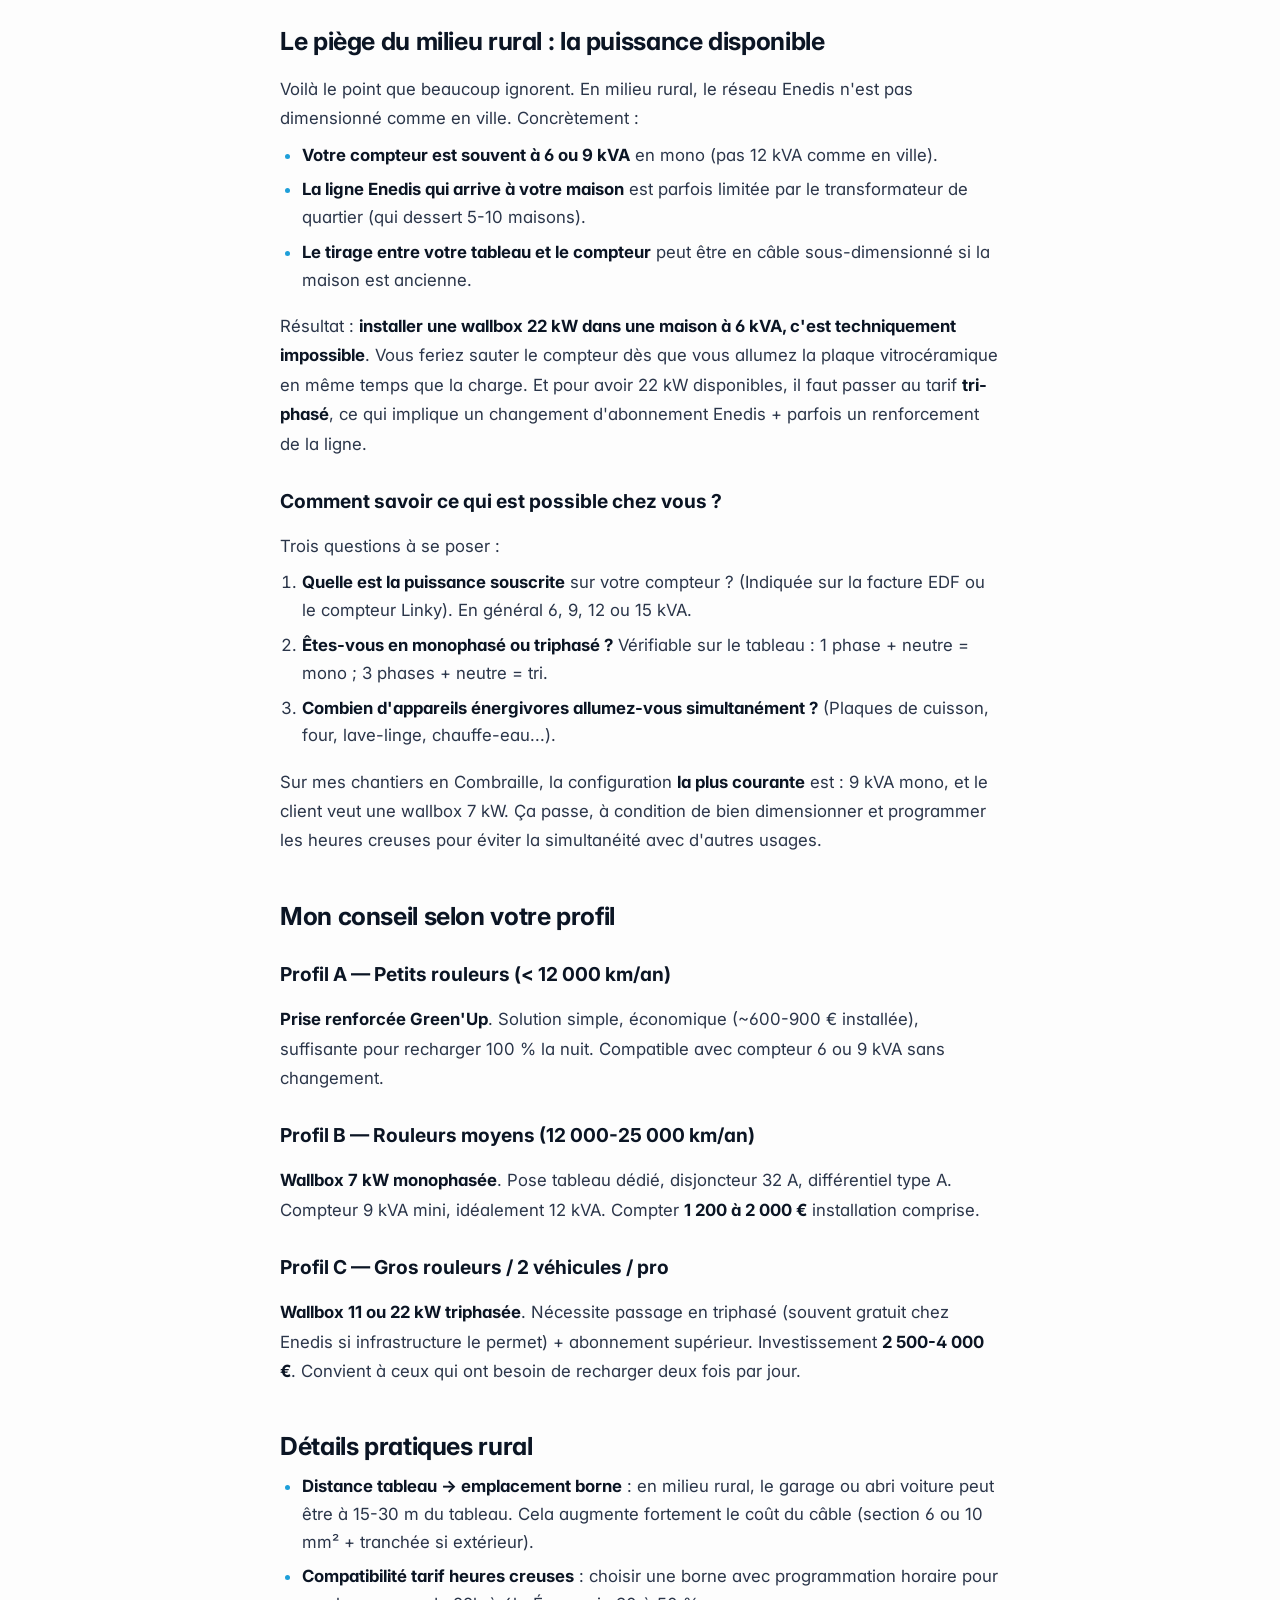
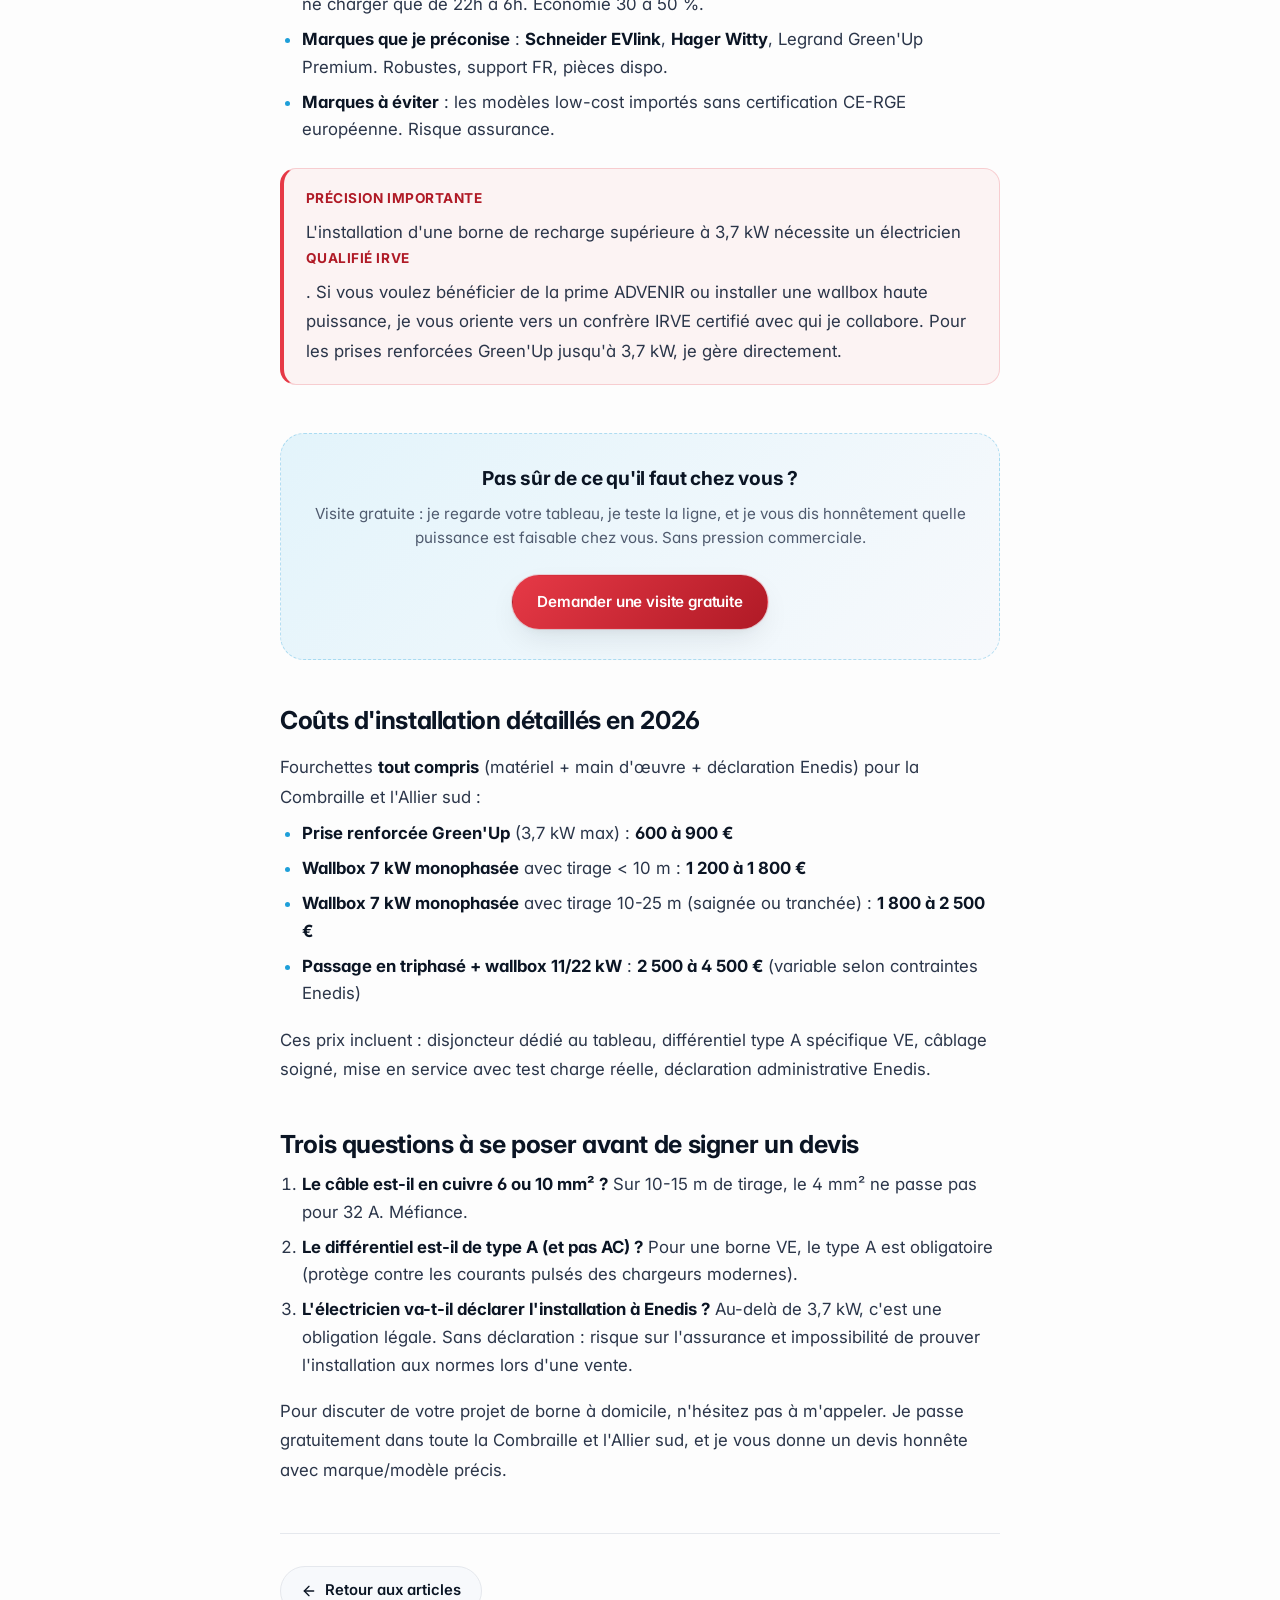
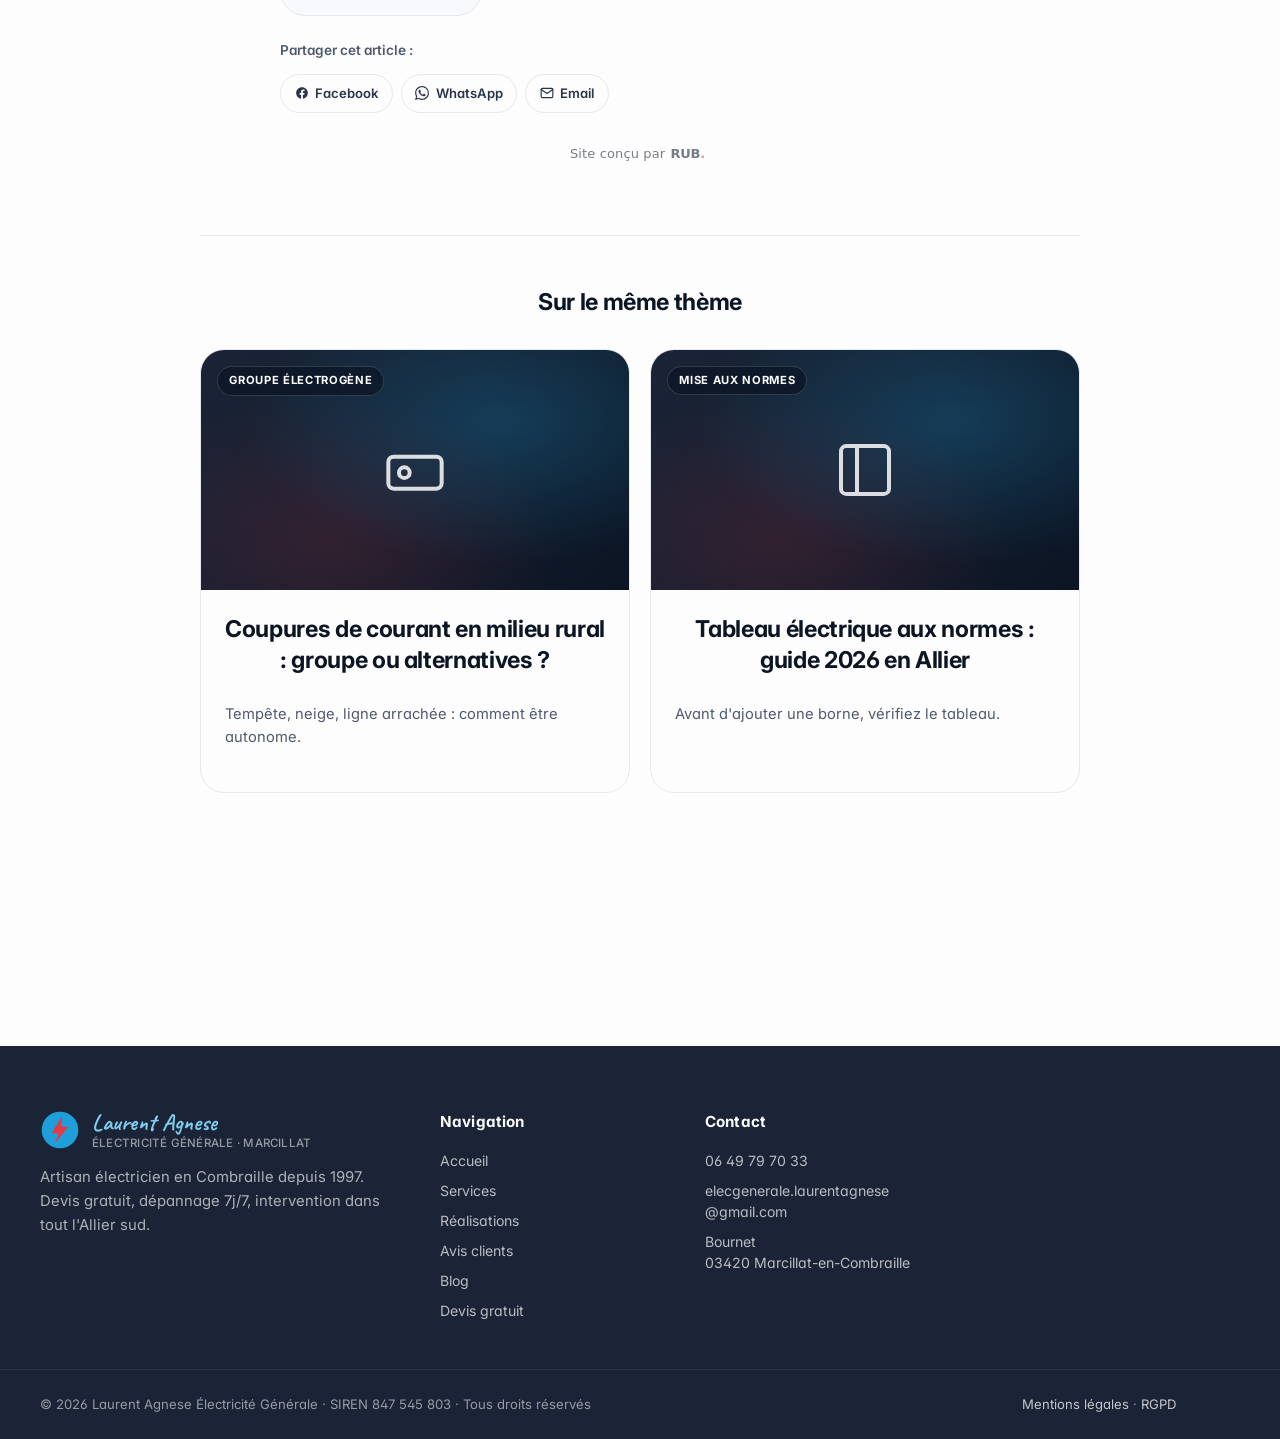
<file: blog/borne-recharge-puissance-maison-rurale/index.html>
<!DOCTYPE html>
<html lang="fr">
<head>
    <meta charset="UTF-8">
    <meta name="viewport" content="width=device-width, initial-scale=1.0">
    <title>Borne de recharge à la maison en zone rurale : quelle puissance choisir ? | Laurent Agnese</title>
    <meta name="description" content="Prise renforcée ou wallbox, 3,7 kW ou 7 kW : comment choisir la puissance de votre borne de recharge à la maison en zone rurale. Coûts d'installation, contraintes réseau Enedis, retour terrain en Combraille.">
    <meta name="keywords" content="borne de recharge maison rurale, prise renforcée, wallbox, puissance kW, voiture électrique campagne, électricien Allier, Combraille">
    <meta name="robots" content="index, follow, max-image-preview:large, max-snippet:-1">
    <meta name="theme-color" content="#1E9FD9">
    <meta name="author" content="Laurent Agnese">
    <link rel="canonical" href="https://www.electricien-marcillat.fr/blog/borne-recharge-puissance-maison-rurale/">

    <meta property="og:type" content="article">
    <meta property="og:title" content="Borne de recharge à la maison en zone rurale : quelle puissance choisir ?">
    <meta property="og:description" content="Prise renforcée ou wallbox ? Comparatif et conseil d'un électricien combraillais.">
    <meta property="og:url" content="https://www.electricien-marcillat.fr/blog/borne-recharge-puissance-maison-rurale/">
    <meta property="og:image" content="https://www.electricien-marcillat.fr/assets/chantiers/evlink-finie.jpg">
    <meta property="og:locale" content="fr_FR">
    <meta property="article:published_time" content="2026-05-10">
    <meta property="article:author" content="Laurent Agnese">
    <meta property="article:section" content="Borne de recharge">

    <meta name="twitter:card" content="summary_large_image">
    <meta name="twitter:image" content="https://www.electricien-marcillat.fr/assets/chantiers/evlink-finie.jpg">

    <link rel="preconnect" href="https://fonts.googleapis.com">
    <link rel="preconnect" href="https://fonts.gstatic.com" crossorigin>
    <link rel="stylesheet" href="https://fonts.googleapis.com/css2?family=Caveat:wght@400;500;600;700&family=Inter:wght@300;400;500;600;700;800;900&family=Space+Grotesk:wght@400;500;600;700&display=swap">

    <link rel="icon" type="image/svg+xml" href="data:image/svg+xml,%3Csvg xmlns='http://www.w3.org/2000/svg' viewBox='0 0 100 100'%3E%3Crect width='100' height='100' rx='22' fill='%231E9FD9'/%3E%3Cpath d='M50 18 L30 54 L46 54 L38 82 L72 42 L54 42 Z' fill='%23E63946'/%3E%3C/svg%3E">

    <link rel="stylesheet" href="/styles.css?v=20260817-rub">
    <link rel="stylesheet" href="/blog/blog.css?v=20260510-1">

    <script type="application/ld+json">
    {
        "@context": "https://schema.org",
        "@type": "BlogPosting",
        "headline": "Borne de recharge à la maison en zone rurale : quelle puissance choisir ?",
        "description": "Prise renforcée ou wallbox, 3,7 kW ou 7 kW : comment choisir la puissance de votre borne de recharge dans une maison rurale. Conseils d'un électricien en Combraille.",
        "image": "https://www.electricien-marcillat.fr/assets/chantiers/evlink-finie.jpg",
        "datePublished": "2026-05-10",
        "dateModified": "2026-05-10",
        "wordCount": 1200,
        "timeRequired": "PT8M",
        "inLanguage": "fr-FR",
        "author": {"@type": "Person", "name": "Laurent Agnese", "url": "https://www.electricien-marcillat.fr/#apropos", "jobTitle": "Artisan électricien"},
        "publisher": {"@type": "LocalBusiness", "@id": "https://www.electricien-marcillat.fr/", "name": "Laurent Agnese Électricité Générale"},
        "mainEntityOfPage": "https://www.electricien-marcillat.fr/blog/borne-recharge-puissance-maison-rurale/",
        "articleSection": "Borne de recharge",
        "keywords": ["borne de recharge", "wallbox", "voiture électrique", "puissance kW", "zone rurale", "Allier", "Combraille"]
    }
    </script>

    <script type="application/ld+json">
    {
        "@context": "https://schema.org",
        "@type": "BreadcrumbList",
        "itemListElement": [
            {"@type": "ListItem", "position": 1, "name": "Accueil", "item": "https://www.electricien-marcillat.fr/"},
            {"@type": "ListItem", "position": 2, "name": "Blog", "item": "https://www.electricien-marcillat.fr/blog/"},
            {"@type": "ListItem", "position": 3, "name": "Borne de recharge zone rurale", "item": "https://www.electricien-marcillat.fr/blog/borne-recharge-puissance-maison-rurale/"}
        ]
    }
    </script>
</head>
<body>

<a href="#main" class="skip-link">Aller au contenu principal</a>
<div class="reading-progress" id="readingProgress" aria-hidden="true"></div>

<header class="header" style="position: sticky; top: 0; z-index: 50; background: rgba(253, 253, 253, 0.92); backdrop-filter: blur(14px); -webkit-backdrop-filter: blur(14px); border-bottom: 1px solid var(--ink-10); padding: 0.75rem 0;">
    <div class="container" style="display: flex; justify-content: space-between; align-items: center; gap: 1rem;">
        <a href="/" class="brand" aria-label="Laurent Agnese Électricité Générale · Accueil">
            <span class="brand-mark" aria-hidden="true">
                <svg viewBox="0 0 48 48" fill="none" xmlns="http://www.w3.org/2000/svg" style="width: 36px; height: 36px;">
                    <circle cx="24" cy="24" r="22" fill="#1E9FD9"/>
                    <path d="M26 8 L14 28 L22 28 L18 40 L34 20 L26 20 Z" fill="#E63946"/>
                </svg>
            </span>
            <span class="brand-text"><strong>Laurent Agnese</strong><em>Électricité Générale · Marcillat</em></span>
        </a>
        <div style="display: flex; gap: 0.75rem; align-items: center;">
            <a href="tel:+33649797033" aria-label="Appeler le 06 49 79 70 33" class="btn btn-ghost" style="font-size: 0.88rem;">
                <svg width="16" height="16" viewBox="0 0 24 24" fill="none" stroke="currentColor" stroke-width="2.5" stroke-linecap="round" stroke-linejoin="round"><path d="M22 16.92v3a2 2 0 0 1-2.18 2 19.79 19.79 0 0 1-8.63-3.07 19.5 19.5 0 0 1-6-6 19.79 19.79 0 0 1-3.07-8.67A2 2 0 0 1 4.11 2h3a2 2 0 0 1 2 1.72 12.84 12.84 0 0 0 .7 2.81 2 2 0 0 1-.45 2.11L8.09 9.91a16 16 0 0 0 6 6l1.27-1.27a2 2 0 0 1 2.11-.45 12.84 12.84 0 0 0 2.81.7A2 2 0 0 1 22 16.92z"/></svg>
                <span class="hide-mobile">06 49 79 70 33</span>
            </a>
            <a href="/#devis" class="btn btn-primary" style="font-size: 0.88rem;">Devis gratuit</a>
        </div>
    </div>
</header>

<main id="main" class="blog">
    <article class="blog-container">

        <header class="article-hero">
            <span class="article-cat">Borne de recharge</span>
            <h1>Borne de recharge à la maison en zone rurale : <em>quelle puissance choisir ?</em></h1>
            <p class="article-lead">Vous venez d'acheter votre première voiture électrique (ou hybride rechargeable) et vous vous demandez quoi installer chez vous. En milieu rural — Combraille, Allier sud — la question n'a pas la même réponse qu'en ville. Voici pourquoi, et comment trancher entre prise renforcée et wallbox.</p>
            <div class="article-meta">
                <span><svg viewBox="0 0 24 24" fill="none" stroke="currentColor" stroke-width="2" stroke-linecap="round" stroke-linejoin="round"><path d="M20 21v-2a4 4 0 0 0-4-4H8a4 4 0 0 0-4 4v2"/><circle cx="12" cy="7" r="4"/></svg>Par Laurent Agnese</span>
                <span><svg viewBox="0 0 24 24" fill="none" stroke="currentColor" stroke-width="2" stroke-linecap="round" stroke-linejoin="round"><rect x="3" y="4" width="18" height="18" rx="2"/><line x1="16" y1="2" x2="16" y2="6"/><line x1="8" y1="2" x2="8" y2="6"/><line x1="3" y1="10" x2="21" y2="10"/></svg>10 mai 2026</span>
                <span><svg viewBox="0 0 24 24" fill="none" stroke="currentColor" stroke-width="2" stroke-linecap="round" stroke-linejoin="round"><circle cx="12" cy="12" r="10"/><polyline points="12 6 12 12 16 14"/></svg>8 min de lecture</span>
            </div>
        </header>

        <div class="article-body">

            <p>Première chose à savoir : tout dépend de <strong>3 paramètres</strong>. La voiture (autonomie, vitesse de charge max acceptée), votre usage quotidien (km parcourus, contraintes horaires), et — c'est ça qui change tout en milieu rural — <strong>la puissance disponible chez vous</strong>.</p>

            <h2>Comprendre les 3 niveaux de recharge à domicile</h2>

            <h3>Niveau 1 — Prise standard 10 A (≈ 2,3 kW)</h3>
            <p>La fameuse prise 220V de votre garage. <strong>Solution d'appoint uniquement</strong>. Sur une voiture de 50 kWh comme une Renault Megane E-Tech, vous mettez 22 heures à charger de 10 % à 80 %. Acceptable si vous roulez peu, déconseillé en usage quotidien (chauffe la prise, accélère l'usure).</p>

            <h3>Niveau 2 — Prise renforcée Green'Up (3,2 à 3,7 kW)</h3>
            <p>Compromis simple. Prise Schuko renforcée Legrand Green'Up, certifiée pour la charge VE, installée sur circuit dédié protégé. Charge la même Mégane en <strong>14 heures</strong>. C'est exactement la nuit. Idéal si vous roulez moins de 50 km/jour.</p>

            <h3>Niveau 3 — Wallbox murale (3,7 à 22 kW)</h3>
            <p>Boîtier mural dédié, communique avec la voiture, propose la programmation horaire (heures creuses), parfois le pilotage à distance. C'est la solution professionnelle. Charge la même Mégane en <strong>5 à 7 heures</strong> en 7 kW monophasé, ou <strong>2-3 heures</strong> en 22 kW triphasé.</p>

            <div class="info-box">
                <strong>Question clé : votre voiture peut-elle vraiment encaisser 22 kW ?</strong>
                <p>La plupart des VE acceptent <strong>maximum 11 kW</strong> en charge AC à domicile (Renault Megane, Peugeot e-208, Citroën ë-C4…). Quelques modèles vont à 22 kW (Tesla Model 3 anciennes versions, Renault Zoé). <strong>Vérifiez la fiche technique de votre voiture</strong> avant d'installer un 22 kW : si la voiture n'accepte que 7 kW, installer un 22 kW ne sert à rien.</p>
            </div>

            <h2>Le piège du milieu rural : la puissance disponible</h2>

            <p>Voilà le point que beaucoup ignorent. En milieu rural, le réseau Enedis n'est pas dimensionné comme en ville. Concrètement :</p>

            <ul>
                <li><strong>Votre compteur est souvent à 6 ou 9 kVA</strong> en mono (pas 12 kVA comme en ville).</li>
                <li><strong>La ligne Enedis qui arrive à votre maison</strong> est parfois limitée par le transformateur de quartier (qui dessert 5-10 maisons).</li>
                <li><strong>Le tirage entre votre tableau et le compteur</strong> peut être en câble sous-dimensionné si la maison est ancienne.</li>
            </ul>

            <p>Résultat : <strong>installer une wallbox 22 kW dans une maison à 6 kVA, c'est techniquement impossible</strong>. Vous feriez sauter le compteur dès que vous allumez la plaque vitrocéramique en même temps que la charge. Et pour avoir 22 kW disponibles, il faut passer au tarif <strong>tri-phasé</strong>, ce qui implique un changement d'abonnement Enedis + parfois un renforcement de la ligne.</p>

            <h3>Comment savoir ce qui est possible chez vous ?</h3>
            <p>Trois questions à se poser :</p>
            <ol>
                <li><strong>Quelle est la puissance souscrite</strong> sur votre compteur ? (Indiquée sur la facture EDF ou le compteur Linky). En général 6, 9, 12 ou 15 kVA.</li>
                <li><strong>Êtes-vous en monophasé ou triphasé ?</strong> Vérifiable sur le tableau : 1 phase + neutre = mono ; 3 phases + neutre = tri.</li>
                <li><strong>Combien d'appareils énergivores allumez-vous simultanément ?</strong> (Plaques de cuisson, four, lave-linge, chauffe-eau...).</li>
            </ol>

            <p>Sur mes chantiers en Combraille, la configuration <strong>la plus courante</strong> est : 9 kVA mono, et le client veut une wallbox 7 kW. Ça passe, à condition de bien dimensionner et programmer les heures creuses pour éviter la simultanéité avec d'autres usages.</p>

            <h2>Mon conseil selon votre profil</h2>

            <h3>Profil A — Petits rouleurs (&lt; 12 000 km/an)</h3>
            <p><strong>Prise renforcée Green'Up</strong>. Solution simple, économique (~600-900 € installée), suffisante pour recharger 100 % la nuit. Compatible avec compteur 6 ou 9 kVA sans changement.</p>

            <h3>Profil B — Rouleurs moyens (12 000-25 000 km/an)</h3>
            <p><strong>Wallbox 7 kW monophasée</strong>. Pose tableau dédié, disjoncteur 32 A, différentiel type A. Compteur 9 kVA mini, idéalement 12 kVA. Compter <strong>1 200 à 2 000 €</strong> installation comprise.</p>

            <h3>Profil C — Gros rouleurs / 2 véhicules / pro</h3>
            <p><strong>Wallbox 11 ou 22 kW triphasée</strong>. Nécessite passage en triphasé (souvent gratuit chez Enedis si infrastructure le permet) + abonnement supérieur. Investissement <strong>2 500-4 000 €</strong>. Convient à ceux qui ont besoin de recharger deux fois par jour.</p>

            <h2>Détails pratiques rural</h2>

            <ul>
                <li><strong>Distance tableau → emplacement borne</strong> : en milieu rural, le garage ou abri voiture peut être à 15-30 m du tableau. Cela augmente fortement le coût du câble (section 6 ou 10 mm² + tranchée si extérieur).</li>
                <li><strong>Compatibilité tarif heures creuses</strong> : choisir une borne avec programmation horaire pour ne charger que de 22h à 6h. Économie 30 à 50 %.</li>
                <li><strong>Marques que je préconise</strong> : <strong>Schneider EVlink</strong>, <strong>Hager Witty</strong>, Legrand Green'Up Premium. Robustes, support FR, pièces dispo.</li>
                <li><strong>Marques à éviter</strong> : les modèles low-cost importés sans certification CE-RGE européenne. Risque assurance.</li>
            </ul>

            <div class="warning-box">
                <strong>Précision importante</strong>
                <p>L'installation d'une borne de recharge supérieure à 3,7 kW nécessite un électricien <strong>qualifié IRVE</strong>. Si vous voulez bénéficier de la prime ADVENIR ou installer une wallbox haute puissance, je vous oriente vers un confrère IRVE certifié avec qui je collabore. Pour les prises renforcées Green'Up jusqu'à 3,7 kW, je gère directement.</p>
            </div>

        </div>

        <aside class="article-cta">
            <h3>Pas sûr de ce qu'il faut chez vous ?</h3>
            <p>Visite gratuite : je regarde votre tableau, je teste la ligne, et je vous dis honnêtement quelle puissance est faisable chez vous. Sans pression commerciale.</p>
            <a href="/#devis" class="btn btn-primary">Demander une visite gratuite</a>
        </aside>

        <div class="article-body">

            <h2>Coûts d'installation détaillés en 2026</h2>

            <p>Fourchettes <strong>tout compris</strong> (matériel + main d'œuvre + déclaration Enedis) pour la Combraille et l'Allier sud :</p>

            <ul>
                <li><strong>Prise renforcée Green'Up</strong> (3,7 kW max) : <strong>600 à 900 €</strong></li>
                <li><strong>Wallbox 7 kW monophasée</strong> avec tirage &lt; 10 m : <strong>1 200 à 1 800 €</strong></li>
                <li><strong>Wallbox 7 kW monophasée</strong> avec tirage 10-25 m (saignée ou tranchée) : <strong>1 800 à 2 500 €</strong></li>
                <li><strong>Passage en triphasé + wallbox 11/22 kW</strong> : <strong>2 500 à 4 500 €</strong> (variable selon contraintes Enedis)</li>
            </ul>

            <p>Ces prix incluent : disjoncteur dédié au tableau, différentiel type A spécifique VE, câblage soigné, mise en service avec test charge réelle, déclaration administrative Enedis.</p>

            <h2>Trois questions à se poser avant de signer un devis</h2>

            <ol>
                <li><strong>Le câble est-il en cuivre 6 ou 10 mm² ?</strong> Sur 10-15 m de tirage, le 4 mm² ne passe pas pour 32 A. Méfiance.</li>
                <li><strong>Le différentiel est-il de type A (et pas AC) ?</strong> Pour une borne VE, le type A est obligatoire (protège contre les courants pulsés des chargeurs modernes).</li>
                <li><strong>L'électricien va-t-il déclarer l'installation à Enedis ?</strong> Au-delà de 3,7 kW, c'est une obligation légale. Sans déclaration : risque sur l'assurance et impossibilité de prouver l'installation aux normes lors d'une vente.</li>
            </ol>

            <p>Pour discuter de votre projet de borne à domicile, n'hésitez pas à m'appeler. Je passe gratuitement dans toute la Combraille et l'Allier sud, et je vous donne un devis honnête avec marque/modèle précis.</p>

        </div>

        <footer class="article-footer">
            <a href="/blog/" class="article-back">
                <svg viewBox="0 0 24 24" fill="none" stroke="currentColor" stroke-width="2" stroke-linecap="round" stroke-linejoin="round"><line x1="19" y1="12" x2="5" y2="12"/><polyline points="12 19 5 12 12 5"/></svg>
                Retour aux articles
            </a>
            <div class="article-share">
                <span class="article-share-label">Partager cet article :</span>
                <div class="article-share-buttons">
                    <a href="https://www.facebook.com/sharer/sharer.php?u=https://www.electricien-marcillat.fr/blog/borne-recharge-puissance-maison-rurale/" target="_blank" rel="noopener" aria-label="Partager sur Facebook">
                        <svg viewBox="0 0 24 24" fill="currentColor"><path d="M22 12c0-5.523-4.477-10-10-10S2 6.477 2 12c0 4.991 3.657 9.128 8.438 9.878v-6.987h-2.54V12h2.54V9.797c0-2.506 1.492-3.89 3.777-3.89 1.094 0 2.238.195 2.238.195v2.46h-1.26c-1.243 0-1.63.771-1.63 1.562V12h2.773l-.443 2.89h-2.33v6.988C18.343 21.128 22 16.991 22 12z"/></svg>
                        Facebook
                    </a>
                    <a href="https://wa.me/?text=https://www.electricien-marcillat.fr/blog/borne-recharge-puissance-maison-rurale/" target="_blank" rel="noopener" aria-label="Partager sur WhatsApp">
                        <svg viewBox="0 0 24 24" fill="currentColor"><path d="M17.472 14.382c-.297-.149-1.758-.867-2.03-.967-.273-.099-.471-.148-.67.15-.197.297-.767.966-.94 1.164-.173.199-.347.223-.644.075-.297-.15-1.255-.463-2.39-1.475-.883-.788-1.48-1.761-1.653-2.059-.173-.297-.018-.458.13-.606.134-.133.298-.347.446-.52.149-.174.198-.298.298-.497.099-.198.05-.371-.025-.52-.075-.149-.669-1.612-.916-2.207-.242-.579-.487-.5-.669-.51-.173-.008-.371-.01-.57-.01-.198 0-.52.074-.792.372-.272.297-1.04 1.016-1.04 2.479 0 1.462 1.065 2.875 1.213 3.074.149.198 2.096 3.2 5.077 4.487.709.306 1.262.489 1.694.626.712.226 1.36.194 1.871.118.571-.085 1.758-.719 2.006-1.413.248-.694.248-1.289.173-1.413-.074-.124-.272-.198-.57-.347m-5.421 7.403h-.004a9.87 9.87 0 01-5.031-1.378l-.361-.214-3.741.982.998-3.648-.235-.374a9.86 9.86 0 01-1.51-5.26c.001-5.45 4.436-9.884 9.888-9.884 2.64 0 5.122 1.03 6.988 2.898a9.825 9.825 0 012.893 6.994c-.003 5.45-4.437 9.884-9.885 9.884m8.413-18.297A11.815 11.815 0 0012.05 0C5.495 0 .16 5.335.157 11.892c0 2.096.547 4.142 1.588 5.945L.057 24l6.305-1.654a11.882 11.882 0 005.683 1.448h.005c6.554 0 11.89-5.335 11.893-11.893a11.821 11.821 0 00-3.48-8.413z"/></svg>
                        WhatsApp
                    </a>
                    <a href="mailto:?subject=Borne%20de%20recharge%20rurale&body=Article%20utile%20:%20https://www.electricien-marcillat.fr/blog/borne-recharge-puissance-maison-rurale/" aria-label="Partager par email">
                        <svg viewBox="0 0 24 24" fill="none" stroke="currentColor" stroke-width="2" stroke-linecap="round" stroke-linejoin="round"><path d="M4 4h16c1.1 0 2 .9 2 2v12c0 1.1-.9 2-2 2H4c-1.1 0-2-.9-2-2V6c0-1.1.9-2 2-2z"/><polyline points="22,6 12,13 2,6"/></svg>
                        Email
                    </a>
            </div>

        <div class="rub-signature">
            <a class="rub-signature__lien"
               href="https://rub-agency.fr/?utm_source=agnese-electricite&utm_medium=signature&utm_campaign=sites-clients"
               target="_blank" rel="noopener"
               title="RUB — l'agence qui relève les entreprises locales">
                <span class="rub-signature__intro">Site conçu par</span>
                <span class="rub-signature__marque">RUB<span class="rub-signature__point">.</span></span>
                <span class="rub-signature__revele">
                    <span class="rub-signature__baseline">l'agence qui relève les entreprises locales</span>
                    <svg class="rub-signature__fleche" viewBox="0 0 16 16" aria-hidden="true">
                        <path d="M4.5 11.5 11.5 4.5M6 4.5h5.5V10" fill="none" stroke="currentColor"
                              stroke-width="1.8" stroke-linecap="round" stroke-linejoin="round"/>
                    </svg>
                </span>
            </a>
        </div>
        </div>
    </footer>

        <section class="article-related">
            <h2>Sur le même thème</h2>
            <div class="article-related-grid">
                <a href="../coupures-courant-rural-groupe-electrogene/" class="blog-card">
                    <div class="blog-card-thumb">
                        <div class="blog-card-thumb-pattern"></div>
                        <svg class="blog-card-thumb-icon" viewBox="0 0 24 24" fill="none" stroke="currentColor" stroke-width="1.5" stroke-linecap="round" stroke-linejoin="round"><rect x="2" y="7" width="20" height="12" rx="2"/><circle cx="8" cy="13" r="2"/></svg>
                        <span class="blog-card-cat">Groupe électrogène</span>
                    </div>
                    <div class="blog-card-body">
                        <h2>Coupures de courant en milieu rural : groupe ou alternatives ?</h2>
                        <p>Tempête, neige, ligne arrachée : comment être autonome.</p>
                    </div>
                </a>
                <a href="../tableau-electrique-aux-normes-allier/" class="blog-card">
                    <div class="blog-card-thumb">
                        <div class="blog-card-thumb-pattern"></div>
                        <svg class="blog-card-thumb-icon" viewBox="0 0 24 24" fill="none" stroke="currentColor" stroke-width="1.5" stroke-linecap="round" stroke-linejoin="round"><rect x="3" y="3" width="18" height="18" rx="2"/><line x1="9" y1="3" x2="9" y2="21"/></svg>
                        <span class="blog-card-cat">Mise aux normes</span>
                    </div>
                    <div class="blog-card-body">
                        <h2>Tableau électrique aux normes : guide 2026 en Allier</h2>
                        <p>Avant d'ajouter une borne, vérifiez le tableau.</p>
                    </div>
                </a>
            </div>
        </section>

    </article>
</main>

<footer class="footer" role="contentinfo" style="margin-top: 4rem;">
    <div class="container footer-grid">
        <div class="footer-brand">
            <div class="brand footer-brand-inner">
                <span class="brand-mark" aria-hidden="true">
                    <svg viewBox="0 0 48 48" fill="none" xmlns="http://www.w3.org/2000/svg">
                        <circle cx="24" cy="24" r="22" fill="#1E9FD9"/>
                        <path d="M26 8 L14 28 L22 28 L18 40 L34 20 L26 20 Z" fill="#E63946"/>
                    </svg>
                </span>
                <span class="brand-text"><strong>Laurent Agnese</strong><em>Électricité Générale · Marcillat</em></span>
            </div>
            <p>Artisan électricien en Combraille depuis 1997. Devis gratuit, dépannage 7j/7, intervention dans tout l'Allier sud.</p>
        </div>
        <div class="footer-col">
            <h4>Navigation</h4>
            <ul>
                <li><a href="/">Accueil</a></li>
                <li><a href="/#services">Services</a></li>
                <li><a href="/#realisations">Réalisations</a></li>
                <li><a href="/#avis">Avis clients</a></li>
                <li><a href="/blog/">Blog</a></li>
                <li><a href="/#devis">Devis gratuit</a></li>
            </ul>
        </div>
        <div class="footer-col">
            <h4>Contact</h4>
            <ul>
                <li><a href="tel:+33649797033" aria-label="Appeler le 06 49 79 70 33">06 49 79 70 33</a></li>
                <li><a href="mailto:elecgenerale.laurentagnese@gmail.com">elecgenerale.laurentagnese<br>@gmail.com</a></li>
                <li>Bournet<br>03420 Marcillat-en-Combraille</li>
            </ul>
        </div>
    </div>
    <div class="footer-base">
        <div class="container footer-base-inner">
            <p>© 2026 Laurent Agnese Électricité Générale · SIREN 847 545 803 · Tous droits réservés</p>
            <p class="footer-legal">
                <a href="/#mentions">Mentions légales</a> ·
                <a href="/#rgpd">RGPD</a>
            </p>
            </div>
        </div>
    </footer>

<script>
(() => {
    const bar = document.getElementById('readingProgress');
    const article = document.querySelector('.article-body');
    if (!bar || !article) return;
    const onScroll = () => {
        const rect = article.getBoundingClientRect();
        const total = article.offsetHeight - window.innerHeight;
        const read = -rect.top;
        const ratio = Math.max(0, Math.min(1, read / total));
        bar.style.transform = `scaleX(${ratio})`;
    };
    window.addEventListener('scroll', onScroll, { passive: true });
    onScroll();
})();
</script>

</body>
</html>
</file>
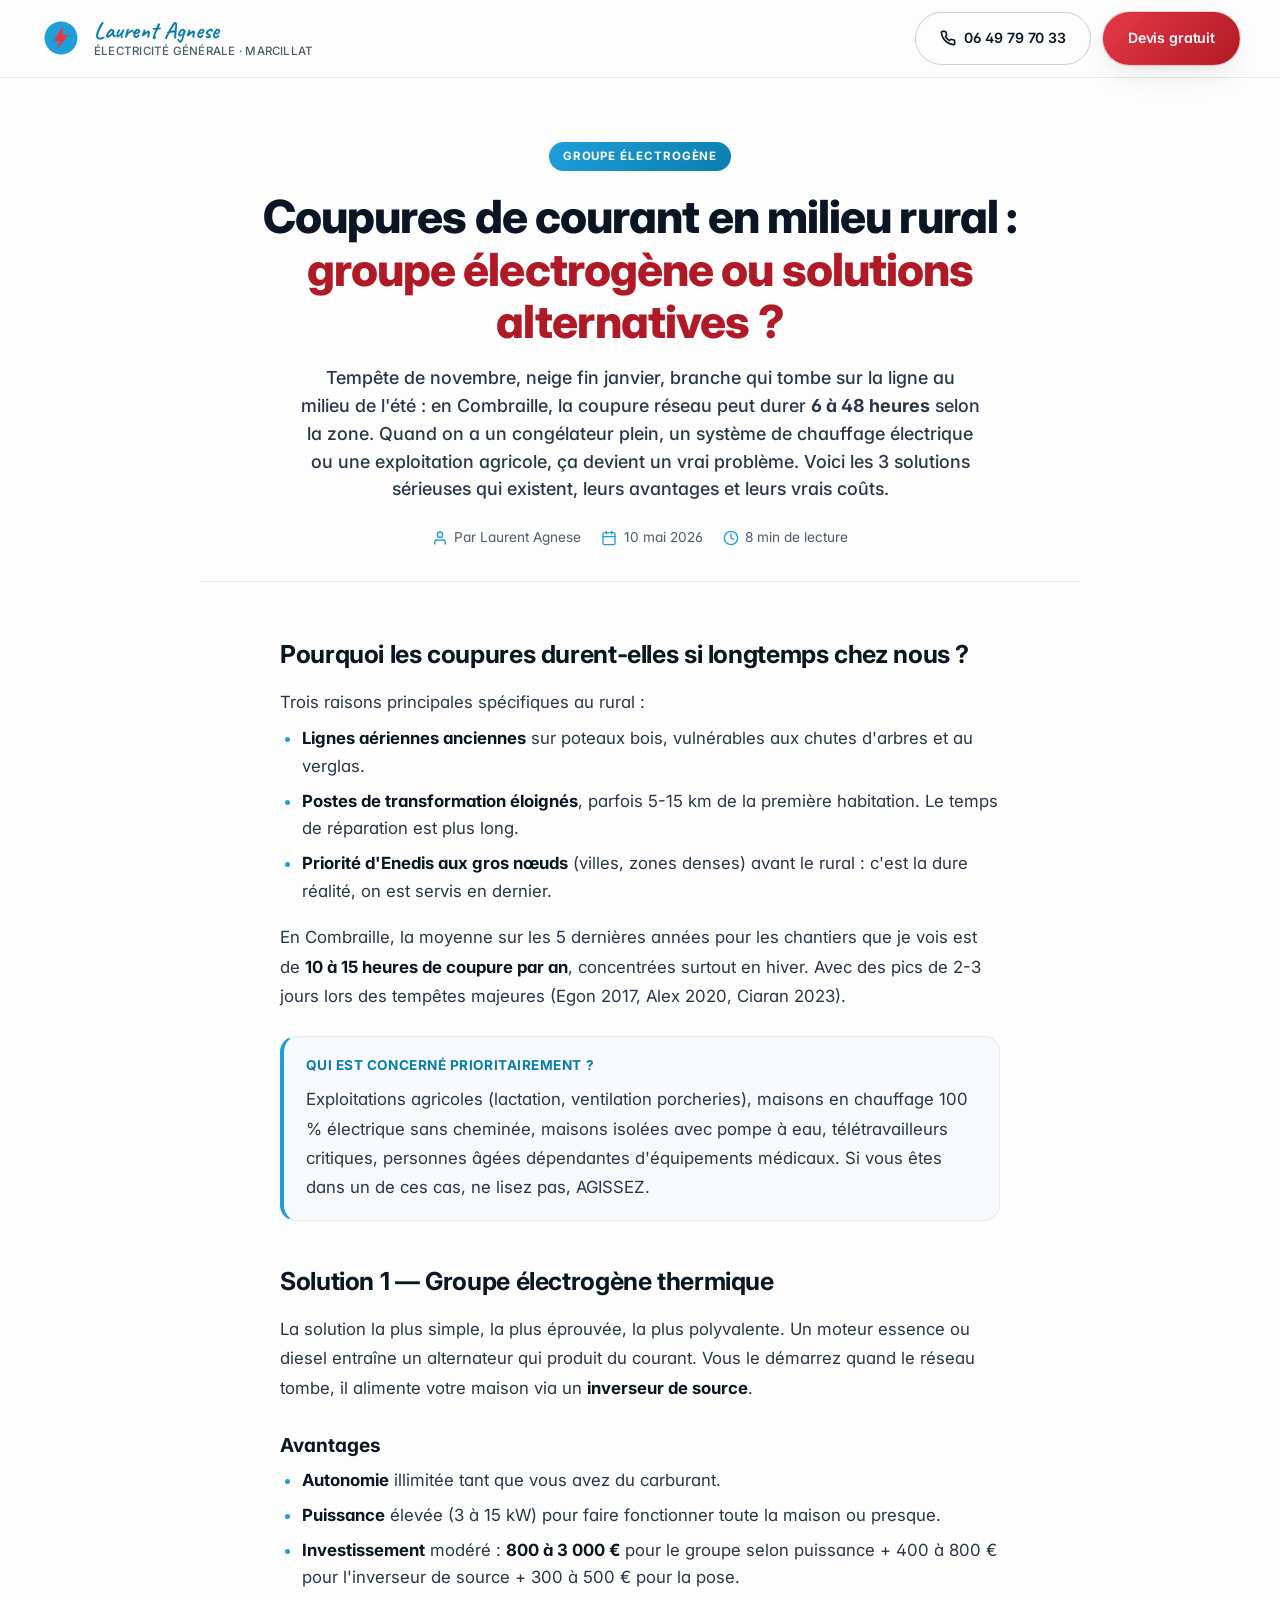
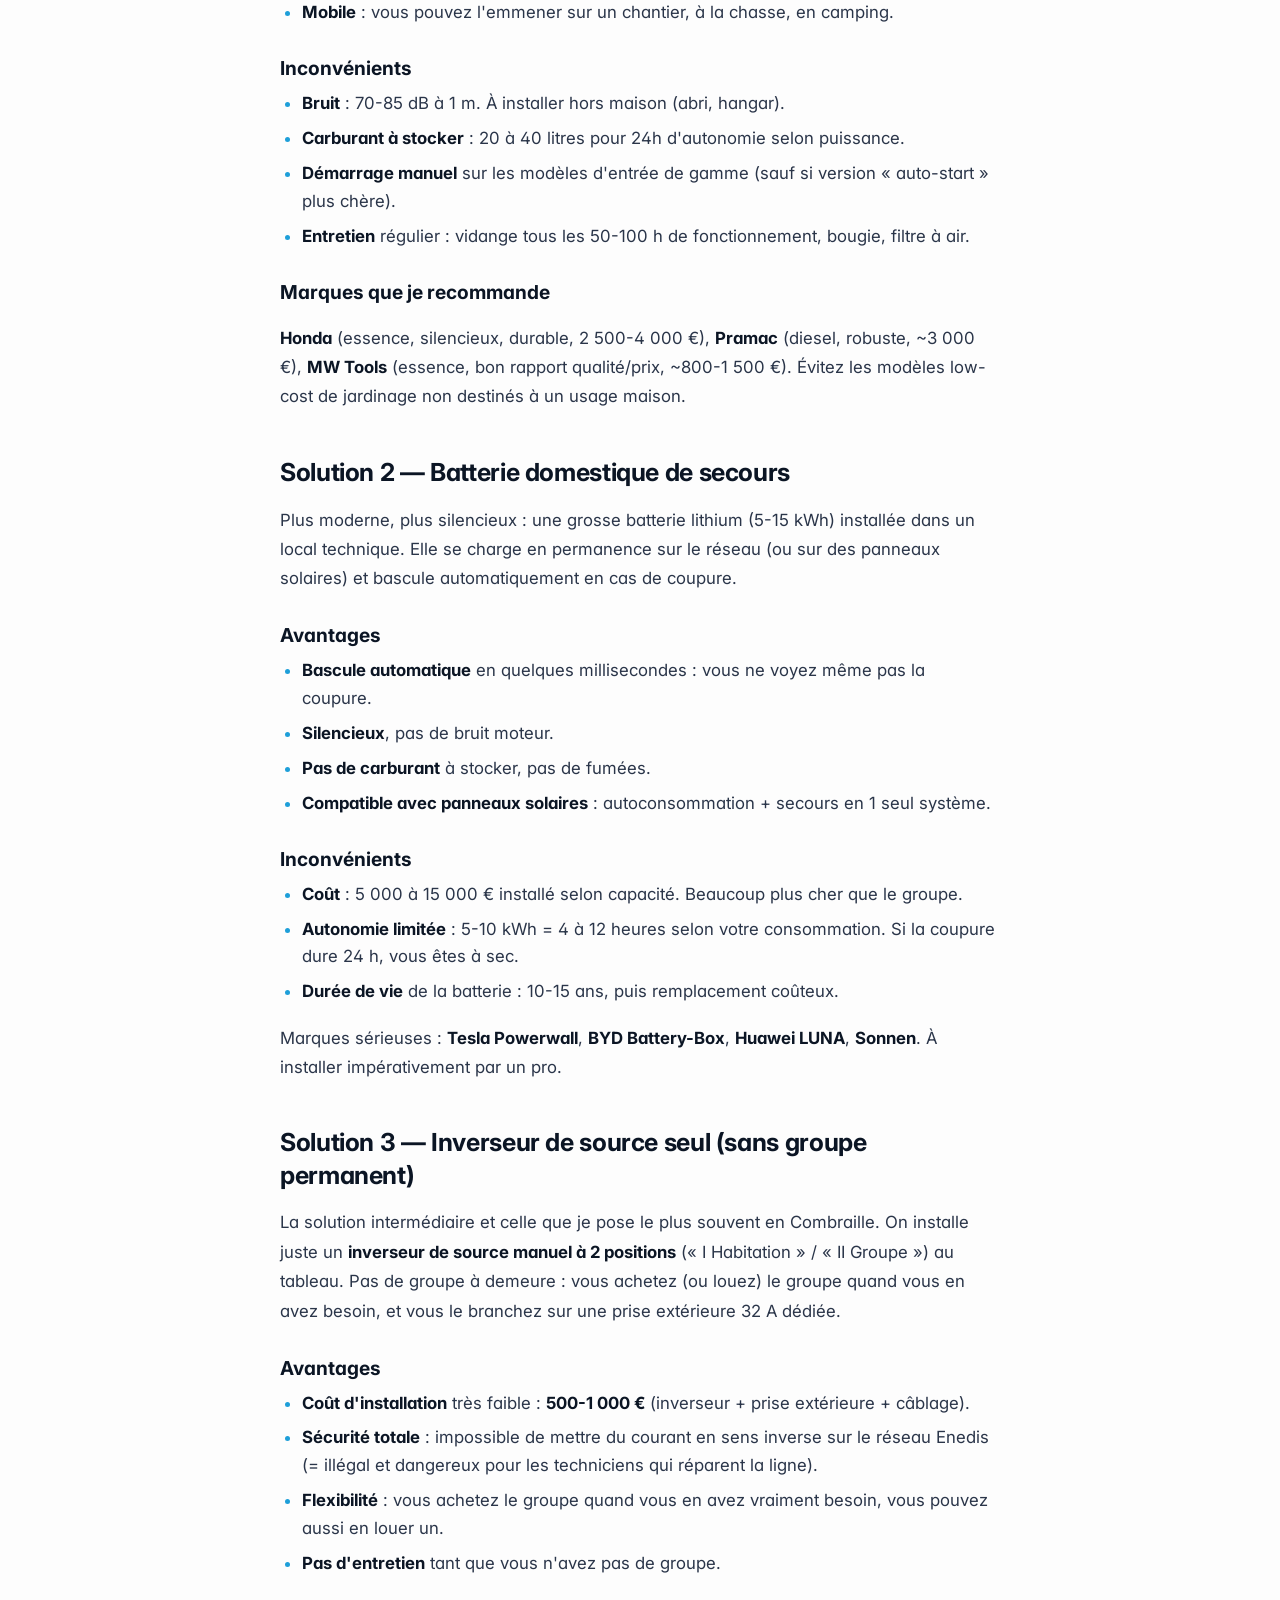
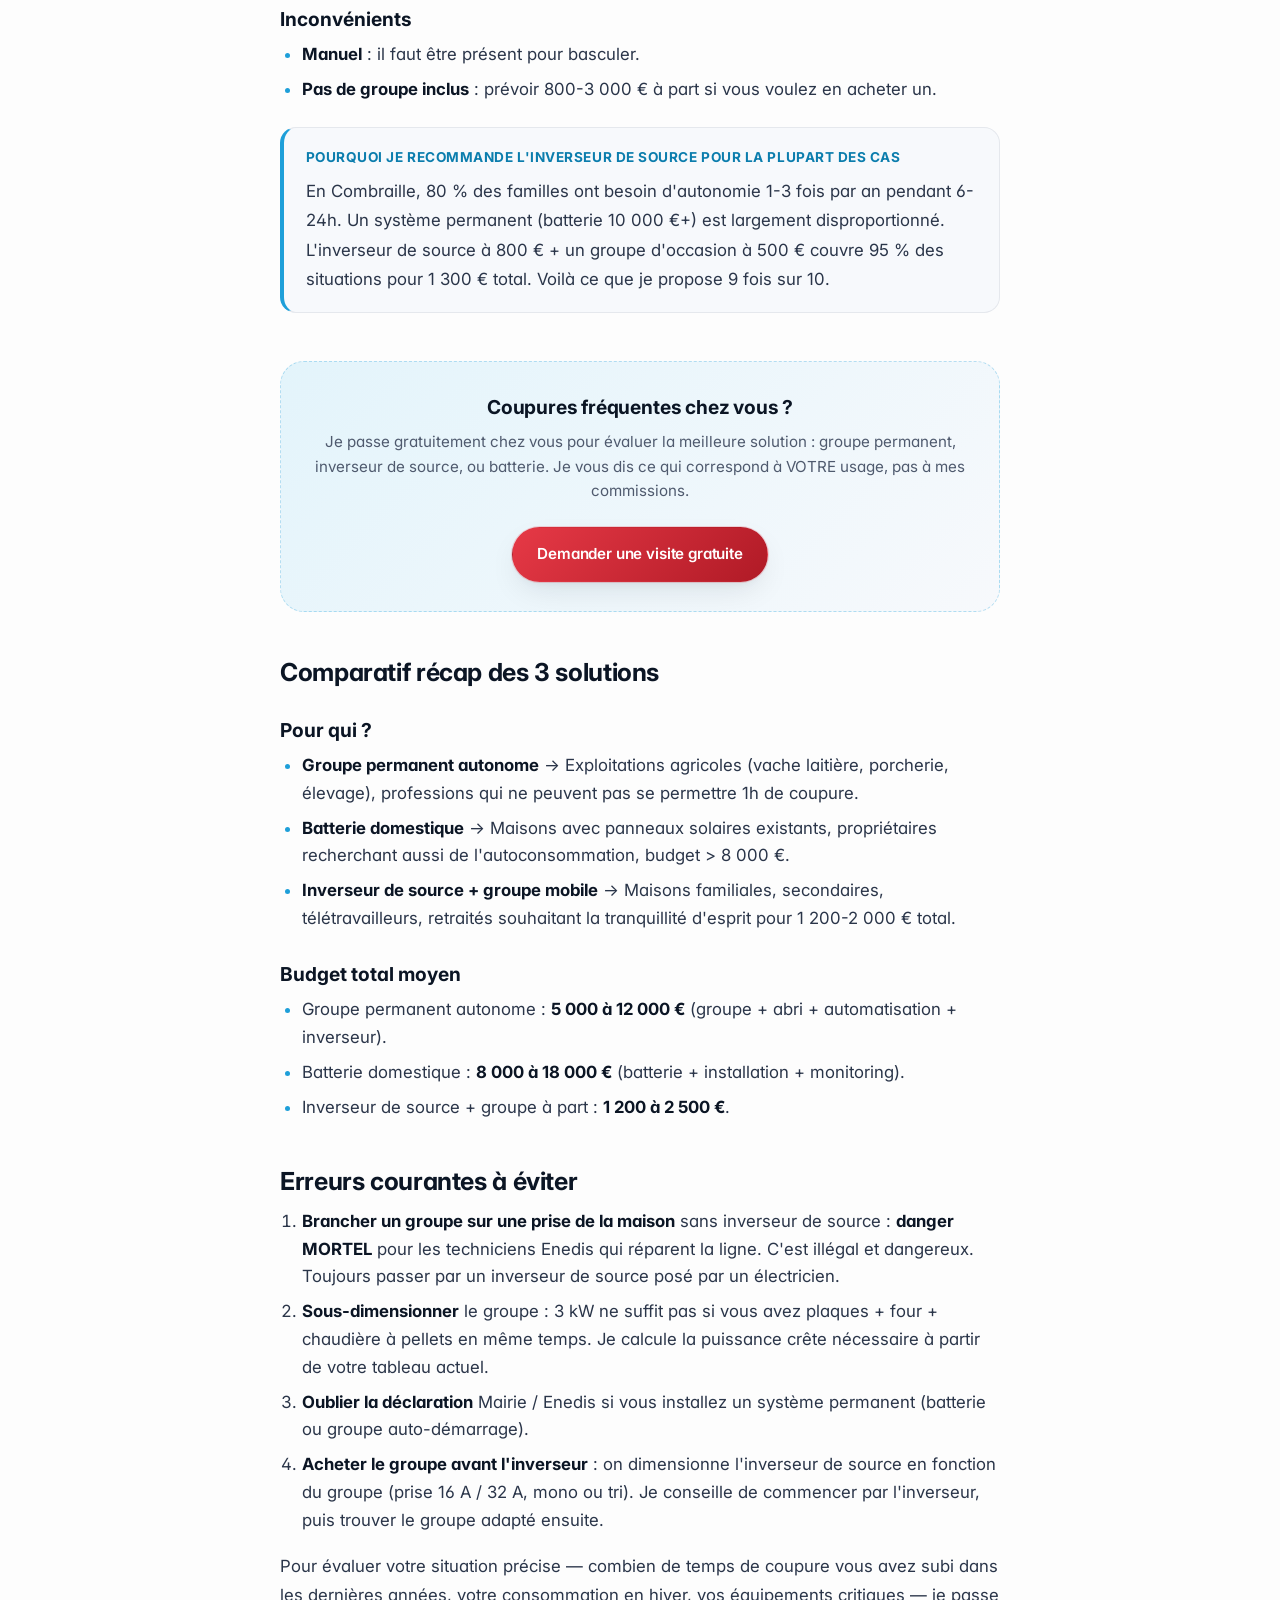
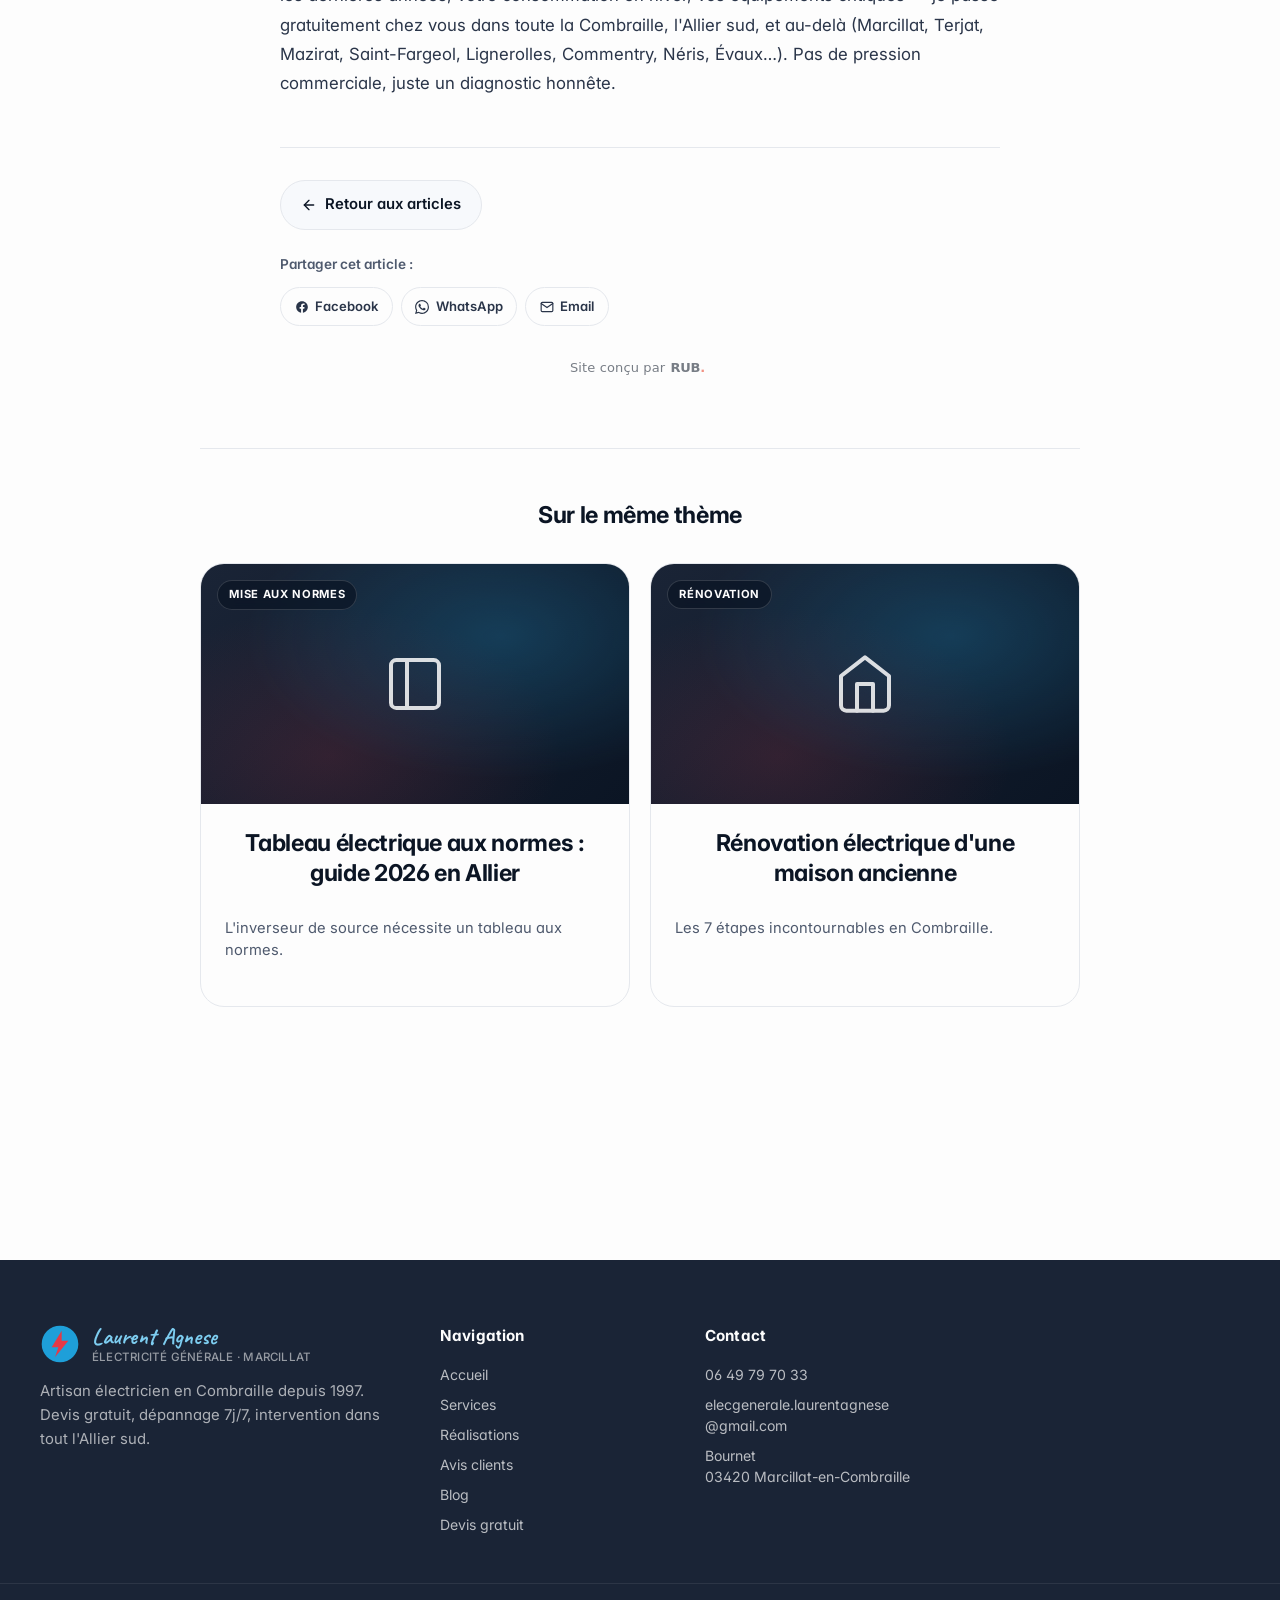
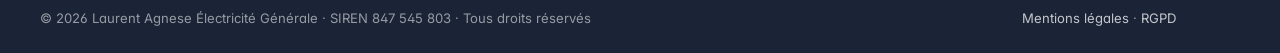
<file: blog/coupures-courant-rural-groupe-electrogene/index.html>
<!DOCTYPE html>
<html lang="fr">
<head>
    <meta charset="UTF-8">
    <meta name="viewport" content="width=device-width, initial-scale=1.0">
    <title>Coupures de courant en milieu rural : groupe électrogène ou solutions alternatives ? | Laurent Agnese</title>
    <meta name="description" content="Tempête, neige, branchement Enedis ancien : la coupure réseau peut durer 6 à 48h en Combraille. Comparatif honnête entre groupe électrogène, batterie domestique et inverseur de source. Conseils d'un électricien rural depuis 29 ans.">
    <meta name="keywords" content="coupure courant rural, groupe électrogène, inverseur de source, batterie domestique, Combraille, Allier 03, autonomie électrique campagne">
    <meta name="robots" content="index, follow, max-image-preview:large, max-snippet:-1">
    <meta name="theme-color" content="#1E9FD9">
    <meta name="author" content="Laurent Agnese">
    <link rel="canonical" href="https://www.electricien-marcillat.fr/blog/coupures-courant-rural-groupe-electrogene/">

    <meta property="og:type" content="article">
    <meta property="og:title" content="Coupures de courant en milieu rural : groupe électrogène ou solutions alternatives ?">
    <meta property="og:description" content="Comparatif honnête entre groupe électrogène, batterie domestique et inverseur de source en Combraille.">
    <meta property="og:url" content="https://www.electricien-marcillat.fr/blog/coupures-courant-rural-groupe-electrogene/">
    <meta property="og:image" content="https://www.electricien-marcillat.fr/assets/chantiers/groupe-electrogene.jpg">
    <meta property="og:locale" content="fr_FR">
    <meta property="article:published_time" content="2026-05-10">
    <meta property="article:author" content="Laurent Agnese">
    <meta property="article:section" content="Groupe électrogène">

    <meta name="twitter:card" content="summary_large_image">
    <meta name="twitter:image" content="https://www.electricien-marcillat.fr/assets/chantiers/groupe-electrogene.jpg">

    <link rel="preconnect" href="https://fonts.googleapis.com">
    <link rel="preconnect" href="https://fonts.gstatic.com" crossorigin>
    <link rel="stylesheet" href="https://fonts.googleapis.com/css2?family=Caveat:wght@400;500;600;700&family=Inter:wght@300;400;500;600;700;800;900&family=Space+Grotesk:wght@400;500;600;700&display=swap">

    <link rel="icon" type="image/svg+xml" href="data:image/svg+xml,%3Csvg xmlns='http://www.w3.org/2000/svg' viewBox='0 0 100 100'%3E%3Crect width='100' height='100' rx='22' fill='%231E9FD9'/%3E%3Cpath d='M50 18 L30 54 L46 54 L38 82 L72 42 L54 42 Z' fill='%23E63946'/%3E%3C/svg%3E">

    <link rel="stylesheet" href="/styles.css?v=20260817-rub">
    <link rel="stylesheet" href="/blog/blog.css?v=20260510-1">

    <script type="application/ld+json">
    {
        "@context": "https://schema.org",
        "@type": "BlogPosting",
        "headline": "Coupures de courant en milieu rural : groupe électrogène ou solutions alternatives ?",
        "description": "Comparatif honnête entre groupe électrogène, batterie domestique et inverseur de source pour faire face aux coupures réseau en Combraille et Allier rural.",
        "image": "https://www.electricien-marcillat.fr/assets/chantiers/groupe-electrogene.jpg",
        "datePublished": "2026-05-10",
        "dateModified": "2026-05-10",
        "wordCount": 1300,
        "timeRequired": "PT8M",
        "inLanguage": "fr-FR",
        "author": {"@type": "Person", "name": "Laurent Agnese", "url": "https://www.electricien-marcillat.fr/#apropos", "jobTitle": "Artisan électricien"},
        "publisher": {"@type": "LocalBusiness", "@id": "https://www.electricien-marcillat.fr/", "name": "Laurent Agnese Électricité Générale"},
        "mainEntityOfPage": "https://www.electricien-marcillat.fr/blog/coupures-courant-rural-groupe-electrogene/",
        "articleSection": "Groupe électrogène",
        "keywords": ["coupure courant", "groupe électrogène", "inverseur de source", "batterie domestique", "milieu rural", "Combraille", "Allier"]
    }
    </script>

    <script type="application/ld+json">
    {
        "@context": "https://schema.org",
        "@type": "BreadcrumbList",
        "itemListElement": [
            {"@type": "ListItem", "position": 1, "name": "Accueil", "item": "https://www.electricien-marcillat.fr/"},
            {"@type": "ListItem", "position": 2, "name": "Blog", "item": "https://www.electricien-marcillat.fr/blog/"},
            {"@type": "ListItem", "position": 3, "name": "Coupures courant rural", "item": "https://www.electricien-marcillat.fr/blog/coupures-courant-rural-groupe-electrogene/"}
        ]
    }
    </script>
</head>
<body>

<a href="#main" class="skip-link">Aller au contenu principal</a>
<div class="reading-progress" id="readingProgress" aria-hidden="true"></div>

<header class="header" style="position: sticky; top: 0; z-index: 50; background: rgba(253, 253, 253, 0.92); backdrop-filter: blur(14px); -webkit-backdrop-filter: blur(14px); border-bottom: 1px solid var(--ink-10); padding: 0.75rem 0;">
    <div class="container" style="display: flex; justify-content: space-between; align-items: center; gap: 1rem;">
        <a href="/" class="brand" aria-label="Laurent Agnese Électricité Générale · Accueil">
            <span class="brand-mark" aria-hidden="true">
                <svg viewBox="0 0 48 48" fill="none" xmlns="http://www.w3.org/2000/svg" style="width: 36px; height: 36px;">
                    <circle cx="24" cy="24" r="22" fill="#1E9FD9"/>
                    <path d="M26 8 L14 28 L22 28 L18 40 L34 20 L26 20 Z" fill="#E63946"/>
                </svg>
            </span>
            <span class="brand-text"><strong>Laurent Agnese</strong><em>Électricité Générale · Marcillat</em></span>
        </a>
        <div style="display: flex; gap: 0.75rem; align-items: center;">
            <a href="tel:+33649797033" aria-label="Appeler le 06 49 79 70 33" class="btn btn-ghost" style="font-size: 0.88rem;">
                <svg width="16" height="16" viewBox="0 0 24 24" fill="none" stroke="currentColor" stroke-width="2.5" stroke-linecap="round" stroke-linejoin="round"><path d="M22 16.92v3a2 2 0 0 1-2.18 2 19.79 19.79 0 0 1-8.63-3.07 19.5 19.5 0 0 1-6-6 19.79 19.79 0 0 1-3.07-8.67A2 2 0 0 1 4.11 2h3a2 2 0 0 1 2 1.72 12.84 12.84 0 0 0 .7 2.81 2 2 0 0 1-.45 2.11L8.09 9.91a16 16 0 0 0 6 6l1.27-1.27a2 2 0 0 1 2.11-.45 12.84 12.84 0 0 0 2.81.7A2 2 0 0 1 22 16.92z"/></svg>
                <span class="hide-mobile">06 49 79 70 33</span>
            </a>
            <a href="/#devis" class="btn btn-primary" style="font-size: 0.88rem;">Devis gratuit</a>
        </div>
    </div>
</header>

<main id="main" class="blog">
    <article class="blog-container">

        <header class="article-hero">
            <span class="article-cat">Groupe électrogène</span>
            <h1>Coupures de courant en milieu rural : <em>groupe électrogène ou solutions alternatives ?</em></h1>
            <p class="article-lead">Tempête de novembre, neige fin janvier, branche qui tombe sur la ligne au milieu de l'été : en Combraille, la coupure réseau peut durer <strong>6 à 48 heures</strong> selon la zone. Quand on a un congélateur plein, un système de chauffage électrique ou une exploitation agricole, ça devient un vrai problème. Voici les 3 solutions sérieuses qui existent, leurs avantages et leurs vrais coûts.</p>
            <div class="article-meta">
                <span><svg viewBox="0 0 24 24" fill="none" stroke="currentColor" stroke-width="2" stroke-linecap="round" stroke-linejoin="round"><path d="M20 21v-2a4 4 0 0 0-4-4H8a4 4 0 0 0-4 4v2"/><circle cx="12" cy="7" r="4"/></svg>Par Laurent Agnese</span>
                <span><svg viewBox="0 0 24 24" fill="none" stroke="currentColor" stroke-width="2" stroke-linecap="round" stroke-linejoin="round"><rect x="3" y="4" width="18" height="18" rx="2"/><line x1="16" y1="2" x2="16" y2="6"/><line x1="8" y1="2" x2="8" y2="6"/><line x1="3" y1="10" x2="21" y2="10"/></svg>10 mai 2026</span>
                <span><svg viewBox="0 0 24 24" fill="none" stroke="currentColor" stroke-width="2" stroke-linecap="round" stroke-linejoin="round"><circle cx="12" cy="12" r="10"/><polyline points="12 6 12 12 16 14"/></svg>8 min de lecture</span>
            </div>
        </header>

        <div class="article-body">

            <h2>Pourquoi les coupures durent-elles si longtemps chez nous ?</h2>

            <p>Trois raisons principales spécifiques au rural :</p>

            <ul>
                <li><strong>Lignes aériennes anciennes</strong> sur poteaux bois, vulnérables aux chutes d'arbres et au verglas.</li>
                <li><strong>Postes de transformation éloignés</strong>, parfois 5-15 km de la première habitation. Le temps de réparation est plus long.</li>
                <li><strong>Priorité d'Enedis aux gros nœuds</strong> (villes, zones denses) avant le rural : c'est la dure réalité, on est servis en dernier.</li>
            </ul>

            <p>En Combraille, la moyenne sur les 5 dernières années pour les chantiers que je vois est de <strong>10 à 15 heures de coupure par an</strong>, concentrées surtout en hiver. Avec des pics de 2-3 jours lors des tempêtes majeures (Egon 2017, Alex 2020, Ciaran 2023).</p>

            <div class="info-box">
                <strong>Qui est concerné prioritairement ?</strong>
                <p>Exploitations agricoles (lactation, ventilation porcheries), maisons en chauffage 100 % électrique sans cheminée, maisons isolées avec pompe à eau, télétravailleurs critiques, personnes âgées dépendantes d'équipements médicaux. Si vous êtes dans un de ces cas, ne lisez pas, AGISSEZ.</p>
            </div>

            <h2>Solution 1 — Groupe électrogène thermique</h2>

            <p>La solution la plus simple, la plus éprouvée, la plus polyvalente. Un moteur essence ou diesel entraîne un alternateur qui produit du courant. Vous le démarrez quand le réseau tombe, il alimente votre maison via un <strong>inverseur de source</strong>.</p>

            <h3>Avantages</h3>
            <ul>
                <li><strong>Autonomie</strong> illimitée tant que vous avez du carburant.</li>
                <li><strong>Puissance</strong> élevée (3 à 15 kW) pour faire fonctionner toute la maison ou presque.</li>
                <li><strong>Investissement</strong> modéré : <strong>800 à 3 000 €</strong> pour le groupe selon puissance + 400 à 800 € pour l'inverseur de source + 300 à 500 € pour la pose.</li>
                <li><strong>Mobile</strong> : vous pouvez l'emmener sur un chantier, à la chasse, en camping.</li>
            </ul>

            <h3>Inconvénients</h3>
            <ul>
                <li><strong>Bruit</strong> : 70-85 dB à 1 m. À installer hors maison (abri, hangar).</li>
                <li><strong>Carburant à stocker</strong> : 20 à 40 litres pour 24h d'autonomie selon puissance.</li>
                <li><strong>Démarrage manuel</strong> sur les modèles d'entrée de gamme (sauf si version « auto-start » plus chère).</li>
                <li><strong>Entretien</strong> régulier : vidange tous les 50-100 h de fonctionnement, bougie, filtre à air.</li>
            </ul>

            <h3>Marques que je recommande</h3>
            <p><strong>Honda</strong> (essence, silencieux, durable, 2 500-4 000 €), <strong>Pramac</strong> (diesel, robuste, ~3 000 €), <strong>MW Tools</strong> (essence, bon rapport qualité/prix, ~800-1 500 €). Évitez les modèles low-cost de jardinage non destinés à un usage maison.</p>

            <h2>Solution 2 — Batterie domestique de secours</h2>

            <p>Plus moderne, plus silencieux : une grosse batterie lithium (5-15 kWh) installée dans un local technique. Elle se charge en permanence sur le réseau (ou sur des panneaux solaires) et bascule automatiquement en cas de coupure.</p>

            <h3>Avantages</h3>
            <ul>
                <li><strong>Bascule automatique</strong> en quelques millisecondes : vous ne voyez même pas la coupure.</li>
                <li><strong>Silencieux</strong>, pas de bruit moteur.</li>
                <li><strong>Pas de carburant</strong> à stocker, pas de fumées.</li>
                <li><strong>Compatible avec panneaux solaires</strong> : autoconsommation + secours en 1 seul système.</li>
            </ul>

            <h3>Inconvénients</h3>
            <ul>
                <li><strong>Coût</strong> : 5 000 à 15 000 € installé selon capacité. Beaucoup plus cher que le groupe.</li>
                <li><strong>Autonomie limitée</strong> : 5-10 kWh = 4 à 12 heures selon votre consommation. Si la coupure dure 24 h, vous êtes à sec.</li>
                <li><strong>Durée de vie</strong> de la batterie : 10-15 ans, puis remplacement coûteux.</li>
            </ul>

            <p>Marques sérieuses : <strong>Tesla Powerwall</strong>, <strong>BYD Battery-Box</strong>, <strong>Huawei LUNA</strong>, <strong>Sonnen</strong>. À installer impérativement par un pro.</p>

            <h2>Solution 3 — Inverseur de source seul (sans groupe permanent)</h2>

            <p>La solution intermédiaire et celle que je pose le plus souvent en Combraille. On installe juste un <strong>inverseur de source manuel à 2 positions</strong> (« I Habitation » / « II Groupe ») au tableau. Pas de groupe à demeure : vous achetez (ou louez) le groupe quand vous en avez besoin, et vous le branchez sur une prise extérieure 32 A dédiée.</p>

            <h3>Avantages</h3>
            <ul>
                <li><strong>Coût d'installation</strong> très faible : <strong>500-1 000 €</strong> (inverseur + prise extérieure + câblage).</li>
                <li><strong>Sécurité totale</strong> : impossible de mettre du courant en sens inverse sur le réseau Enedis (= illégal et dangereux pour les techniciens qui réparent la ligne).</li>
                <li><strong>Flexibilité</strong> : vous achetez le groupe quand vous en avez vraiment besoin, vous pouvez aussi en louer un.</li>
                <li><strong>Pas d'entretien</strong> tant que vous n'avez pas de groupe.</li>
            </ul>

            <h3>Inconvénients</h3>
            <ul>
                <li><strong>Manuel</strong> : il faut être présent pour basculer.</li>
                <li><strong>Pas de groupe inclus</strong> : prévoir 800-3 000 € à part si vous voulez en acheter un.</li>
            </ul>

            <div class="info-box">
                <strong>Pourquoi je recommande l'inverseur de source pour la plupart des cas</strong>
                <p>En Combraille, 80 % des familles ont besoin d'autonomie 1-3 fois par an pendant 6-24h. Un système permanent (batterie 10 000 €+) est largement disproportionné. L'inverseur de source à 800 € + un groupe d'occasion à 500 € couvre 95 % des situations pour 1 300 € total. Voilà ce que je propose 9 fois sur 10.</p>
            </div>

        </div>

        <aside class="article-cta">
            <h3>Coupures fréquentes chez vous ?</h3>
            <p>Je passe gratuitement chez vous pour évaluer la meilleure solution : groupe permanent, inverseur de source, ou batterie. Je vous dis ce qui correspond à VOTRE usage, pas à mes commissions.</p>
            <a href="/#devis" class="btn btn-primary">Demander une visite gratuite</a>
        </aside>

        <div class="article-body">

            <h2>Comparatif récap des 3 solutions</h2>

            <h3>Pour qui ?</h3>
            <ul>
                <li><strong>Groupe permanent autonome</strong> → Exploitations agricoles (vache laitière, porcherie, élevage), professions qui ne peuvent pas se permettre 1h de coupure.</li>
                <li><strong>Batterie domestique</strong> → Maisons avec panneaux solaires existants, propriétaires recherchant aussi de l'autoconsommation, budget &gt; 8 000 €.</li>
                <li><strong>Inverseur de source + groupe mobile</strong> → Maisons familiales, secondaires, télétravailleurs, retraités souhaitant la tranquillité d'esprit pour 1 200-2 000 € total.</li>
            </ul>

            <h3>Budget total moyen</h3>
            <ul>
                <li>Groupe permanent autonome : <strong>5 000 à 12 000 €</strong> (groupe + abri + automatisation + inverseur).</li>
                <li>Batterie domestique : <strong>8 000 à 18 000 €</strong> (batterie + installation + monitoring).</li>
                <li>Inverseur de source + groupe à part : <strong>1 200 à 2 500 €</strong>.</li>
            </ul>

            <h2>Erreurs courantes à éviter</h2>

            <ol>
                <li><strong>Brancher un groupe sur une prise de la maison</strong> sans inverseur de source : <strong>danger MORTEL</strong> pour les techniciens Enedis qui réparent la ligne. C'est illégal et dangereux. Toujours passer par un inverseur de source posé par un électricien.</li>
                <li><strong>Sous-dimensionner</strong> le groupe : 3 kW ne suffit pas si vous avez plaques + four + chaudière à pellets en même temps. Je calcule la puissance crête nécessaire à partir de votre tableau actuel.</li>
                <li><strong>Oublier la déclaration</strong> Mairie / Enedis si vous installez un système permanent (batterie ou groupe auto-démarrage).</li>
                <li><strong>Acheter le groupe avant l'inverseur</strong> : on dimensionne l'inverseur de source en fonction du groupe (prise 16 A / 32 A, mono ou tri). Je conseille de commencer par l'inverseur, puis trouver le groupe adapté ensuite.</li>
            </ol>

            <p>Pour évaluer votre situation précise — combien de temps de coupure vous avez subi dans les dernières années, votre consommation en hiver, vos équipements critiques — je passe gratuitement chez vous dans toute la Combraille, l'Allier sud, et au-delà (Marcillat, Terjat, Mazirat, Saint-Fargeol, Lignerolles, Commentry, Néris, Évaux…). Pas de pression commerciale, juste un diagnostic honnête.</p>

        </div>

        <footer class="article-footer">
            <a href="/blog/" class="article-back">
                <svg viewBox="0 0 24 24" fill="none" stroke="currentColor" stroke-width="2" stroke-linecap="round" stroke-linejoin="round"><line x1="19" y1="12" x2="5" y2="12"/><polyline points="12 19 5 12 12 5"/></svg>
                Retour aux articles
            </a>
            <div class="article-share">
                <span class="article-share-label">Partager cet article :</span>
                <div class="article-share-buttons">
                    <a href="https://www.facebook.com/sharer/sharer.php?u=https://www.electricien-marcillat.fr/blog/coupures-courant-rural-groupe-electrogene/" target="_blank" rel="noopener" aria-label="Partager sur Facebook">
                        <svg viewBox="0 0 24 24" fill="currentColor"><path d="M22 12c0-5.523-4.477-10-10-10S2 6.477 2 12c0 4.991 3.657 9.128 8.438 9.878v-6.987h-2.54V12h2.54V9.797c0-2.506 1.492-3.89 3.777-3.89 1.094 0 2.238.195 2.238.195v2.46h-1.26c-1.243 0-1.63.771-1.63 1.562V12h2.773l-.443 2.89h-2.33v6.988C18.343 21.128 22 16.991 22 12z"/></svg>
                        Facebook
                    </a>
                    <a href="https://wa.me/?text=https://www.electricien-marcillat.fr/blog/coupures-courant-rural-groupe-electrogene/" target="_blank" rel="noopener" aria-label="Partager sur WhatsApp">
                        <svg viewBox="0 0 24 24" fill="currentColor"><path d="M17.472 14.382c-.297-.149-1.758-.867-2.03-.967-.273-.099-.471-.148-.67.15-.197.297-.767.966-.94 1.164-.173.199-.347.223-.644.075-.297-.15-1.255-.463-2.39-1.475-.883-.788-1.48-1.761-1.653-2.059-.173-.297-.018-.458.13-.606.134-.133.298-.347.446-.52.149-.174.198-.298.298-.497.099-.198.05-.371-.025-.52-.075-.149-.669-1.612-.916-2.207-.242-.579-.487-.5-.669-.51-.173-.008-.371-.01-.57-.01-.198 0-.52.074-.792.372-.272.297-1.04 1.016-1.04 2.479 0 1.462 1.065 2.875 1.213 3.074.149.198 2.096 3.2 5.077 4.487.709.306 1.262.489 1.694.626.712.226 1.36.194 1.871.118.571-.085 1.758-.719 2.006-1.413.248-.694.248-1.289.173-1.413-.074-.124-.272-.198-.57-.347m-5.421 7.403h-.004a9.87 9.87 0 01-5.031-1.378l-.361-.214-3.741.982.998-3.648-.235-.374a9.86 9.86 0 01-1.51-5.26c.001-5.45 4.436-9.884 9.888-9.884 2.64 0 5.122 1.03 6.988 2.898a9.825 9.825 0 012.893 6.994c-.003 5.45-4.437 9.884-9.885 9.884m8.413-18.297A11.815 11.815 0 0012.05 0C5.495 0 .16 5.335.157 11.892c0 2.096.547 4.142 1.588 5.945L.057 24l6.305-1.654a11.882 11.882 0 005.683 1.448h.005c6.554 0 11.89-5.335 11.893-11.893a11.821 11.821 0 00-3.48-8.413z"/></svg>
                        WhatsApp
                    </a>
                    <a href="mailto:?subject=Coupures%20de%20courant%20-%20Solutions&body=Article%20utile%20:%20https://www.electricien-marcillat.fr/blog/coupures-courant-rural-groupe-electrogene/" aria-label="Partager par email">
                        <svg viewBox="0 0 24 24" fill="none" stroke="currentColor" stroke-width="2" stroke-linecap="round" stroke-linejoin="round"><path d="M4 4h16c1.1 0 2 .9 2 2v12c0 1.1-.9 2-2 2H4c-1.1 0-2-.9-2-2V6c0-1.1.9-2 2-2z"/><polyline points="22,6 12,13 2,6"/></svg>
                        Email
                    </a>
            </div>

        <div class="rub-signature">
            <a class="rub-signature__lien"
               href="https://rub-agency.fr/?utm_source=agnese-electricite&utm_medium=signature&utm_campaign=sites-clients"
               target="_blank" rel="noopener"
               title="RUB — l'agence qui relève les entreprises locales">
                <span class="rub-signature__intro">Site conçu par</span>
                <span class="rub-signature__marque">RUB<span class="rub-signature__point">.</span></span>
                <span class="rub-signature__revele">
                    <span class="rub-signature__baseline">l'agence qui relève les entreprises locales</span>
                    <svg class="rub-signature__fleche" viewBox="0 0 16 16" aria-hidden="true">
                        <path d="M4.5 11.5 11.5 4.5M6 4.5h5.5V10" fill="none" stroke="currentColor"
                              stroke-width="1.8" stroke-linecap="round" stroke-linejoin="round"/>
                    </svg>
                </span>
            </a>
        </div>
        </div>
    </footer>

        <section class="article-related">
            <h2>Sur le même thème</h2>
            <div class="article-related-grid">
                <a href="../tableau-electrique-aux-normes-allier/" class="blog-card">
                    <div class="blog-card-thumb">
                        <div class="blog-card-thumb-pattern"></div>
                        <svg class="blog-card-thumb-icon" viewBox="0 0 24 24" fill="none" stroke="currentColor" stroke-width="1.5" stroke-linecap="round" stroke-linejoin="round"><rect x="3" y="3" width="18" height="18" rx="2"/><line x1="9" y1="3" x2="9" y2="21"/></svg>
                        <span class="blog-card-cat">Mise aux normes</span>
                    </div>
                    <div class="blog-card-body">
                        <h2>Tableau électrique aux normes : guide 2026 en Allier</h2>
                        <p>L'inverseur de source nécessite un tableau aux normes.</p>
                    </div>
                </a>
                <a href="../renovation-electrique-maison-ancienne-combraille/" class="blog-card">
                    <div class="blog-card-thumb">
                        <div class="blog-card-thumb-pattern"></div>
                        <svg class="blog-card-thumb-icon" viewBox="0 0 24 24" fill="none" stroke="currentColor" stroke-width="1.5" stroke-linecap="round" stroke-linejoin="round"><path d="M3 9l9-7 9 7v11a2 2 0 0 1-2 2H5a2 2 0 0 1-2-2z"/><polyline points="9 22 9 12 15 12 15 22"/></svg>
                        <span class="blog-card-cat">Rénovation</span>
                    </div>
                    <div class="blog-card-body">
                        <h2>Rénovation électrique d'une maison ancienne</h2>
                        <p>Les 7 étapes incontournables en Combraille.</p>
                    </div>
                </a>
            </div>
        </section>

    </article>
</main>

<footer class="footer" role="contentinfo" style="margin-top: 4rem;">
    <div class="container footer-grid">
        <div class="footer-brand">
            <div class="brand footer-brand-inner">
                <span class="brand-mark" aria-hidden="true">
                    <svg viewBox="0 0 48 48" fill="none" xmlns="http://www.w3.org/2000/svg">
                        <circle cx="24" cy="24" r="22" fill="#1E9FD9"/>
                        <path d="M26 8 L14 28 L22 28 L18 40 L34 20 L26 20 Z" fill="#E63946"/>
                    </svg>
                </span>
                <span class="brand-text"><strong>Laurent Agnese</strong><em>Électricité Générale · Marcillat</em></span>
            </div>
            <p>Artisan électricien en Combraille depuis 1997. Devis gratuit, dépannage 7j/7, intervention dans tout l'Allier sud.</p>
        </div>
        <div class="footer-col">
            <h4>Navigation</h4>
            <ul>
                <li><a href="/">Accueil</a></li>
                <li><a href="/#services">Services</a></li>
                <li><a href="/#realisations">Réalisations</a></li>
                <li><a href="/#avis">Avis clients</a></li>
                <li><a href="/blog/">Blog</a></li>
                <li><a href="/#devis">Devis gratuit</a></li>
            </ul>
        </div>
        <div class="footer-col">
            <h4>Contact</h4>
            <ul>
                <li><a href="tel:+33649797033" aria-label="Appeler le 06 49 79 70 33">06 49 79 70 33</a></li>
                <li><a href="mailto:elecgenerale.laurentagnese@gmail.com">elecgenerale.laurentagnese<br>@gmail.com</a></li>
                <li>Bournet<br>03420 Marcillat-en-Combraille</li>
            </ul>
        </div>
    </div>
    <div class="footer-base">
        <div class="container footer-base-inner">
            <p>© 2026 Laurent Agnese Électricité Générale · SIREN 847 545 803 · Tous droits réservés</p>
            <p class="footer-legal">
                <a href="/#mentions">Mentions légales</a> ·
                <a href="/#rgpd">RGPD</a>
            </p>
            </div>
        </div>
    </footer>

<script>
(() => {
    const bar = document.getElementById('readingProgress');
    const article = document.querySelector('.article-body');
    if (!bar || !article) return;
    const onScroll = () => {
        const rect = article.getBoundingClientRect();
        const total = article.offsetHeight - window.innerHeight;
        const read = -rect.top;
        const ratio = Math.max(0, Math.min(1, read / total));
        bar.style.transform = `scaleX(${ratio})`;
    };
    window.addEventListener('scroll', onScroll, { passive: true });
    onScroll();
})();
</script>

</body>
</html>
</file>
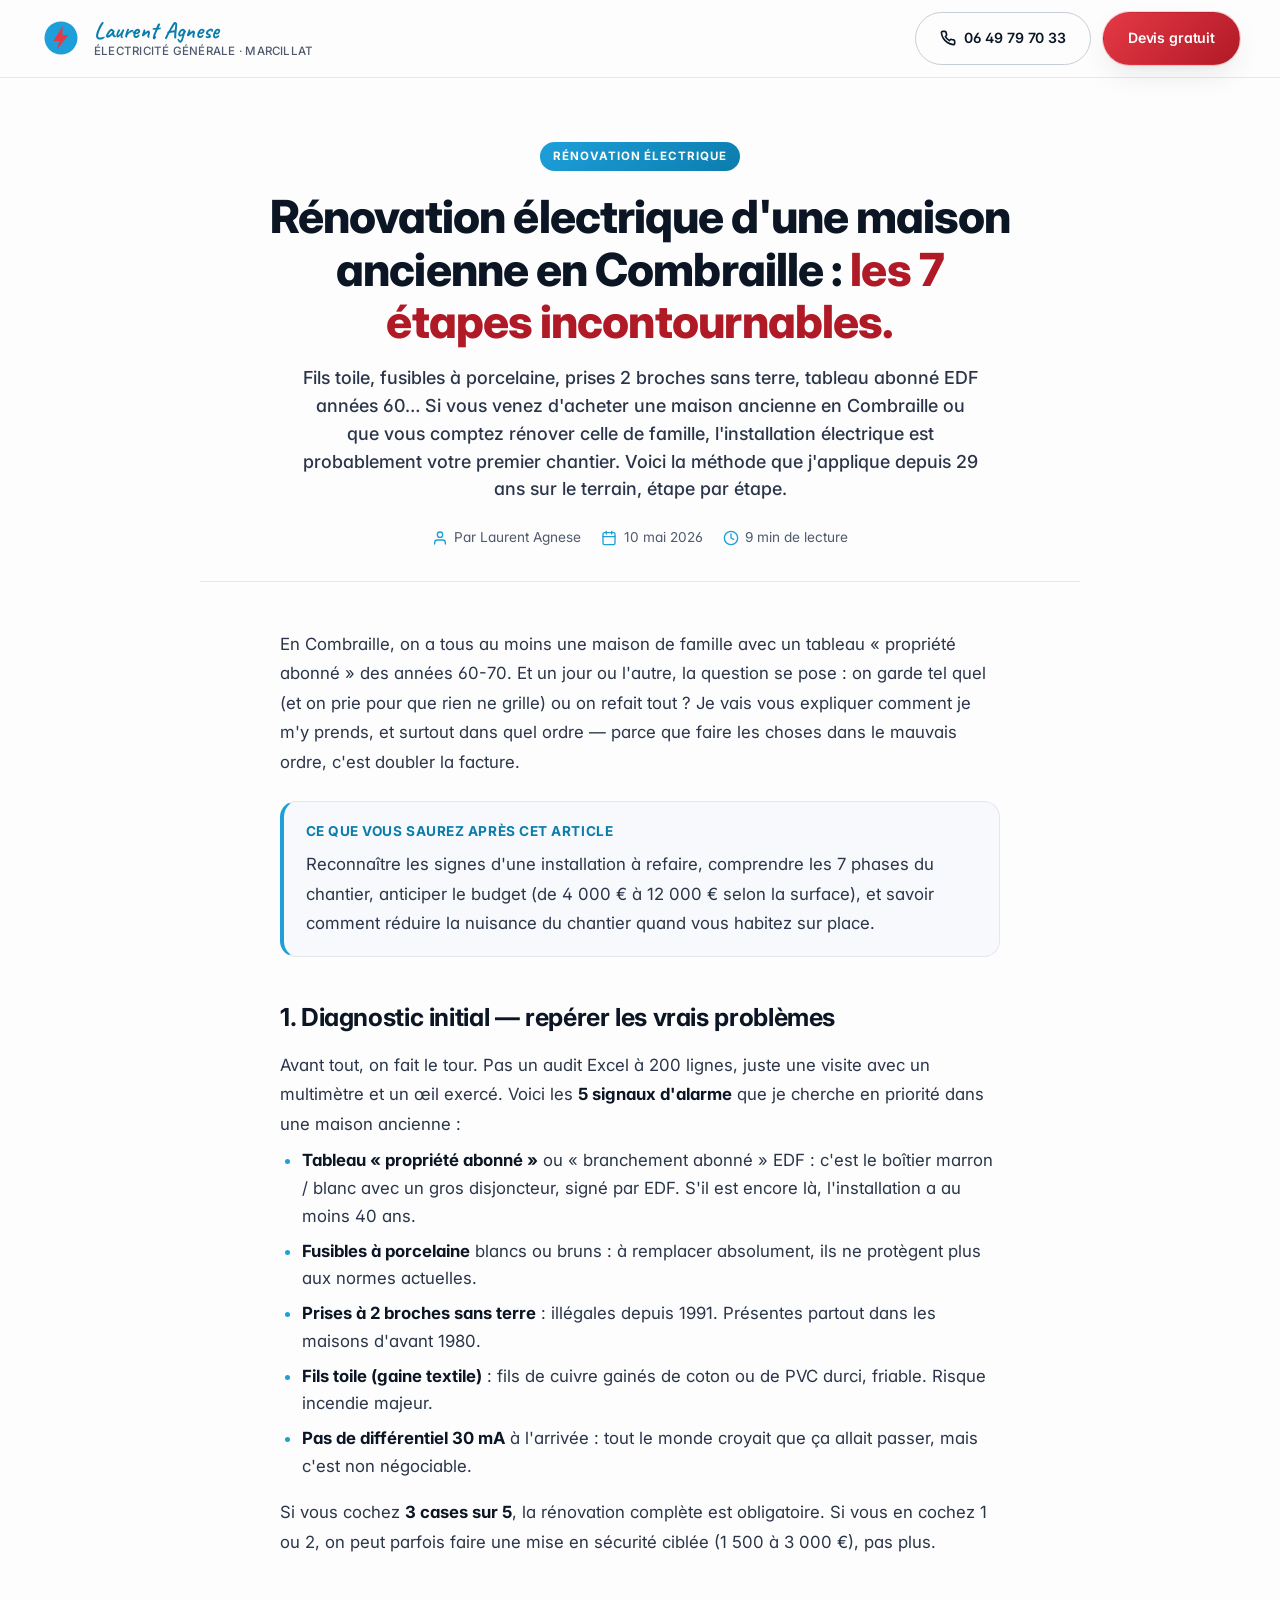
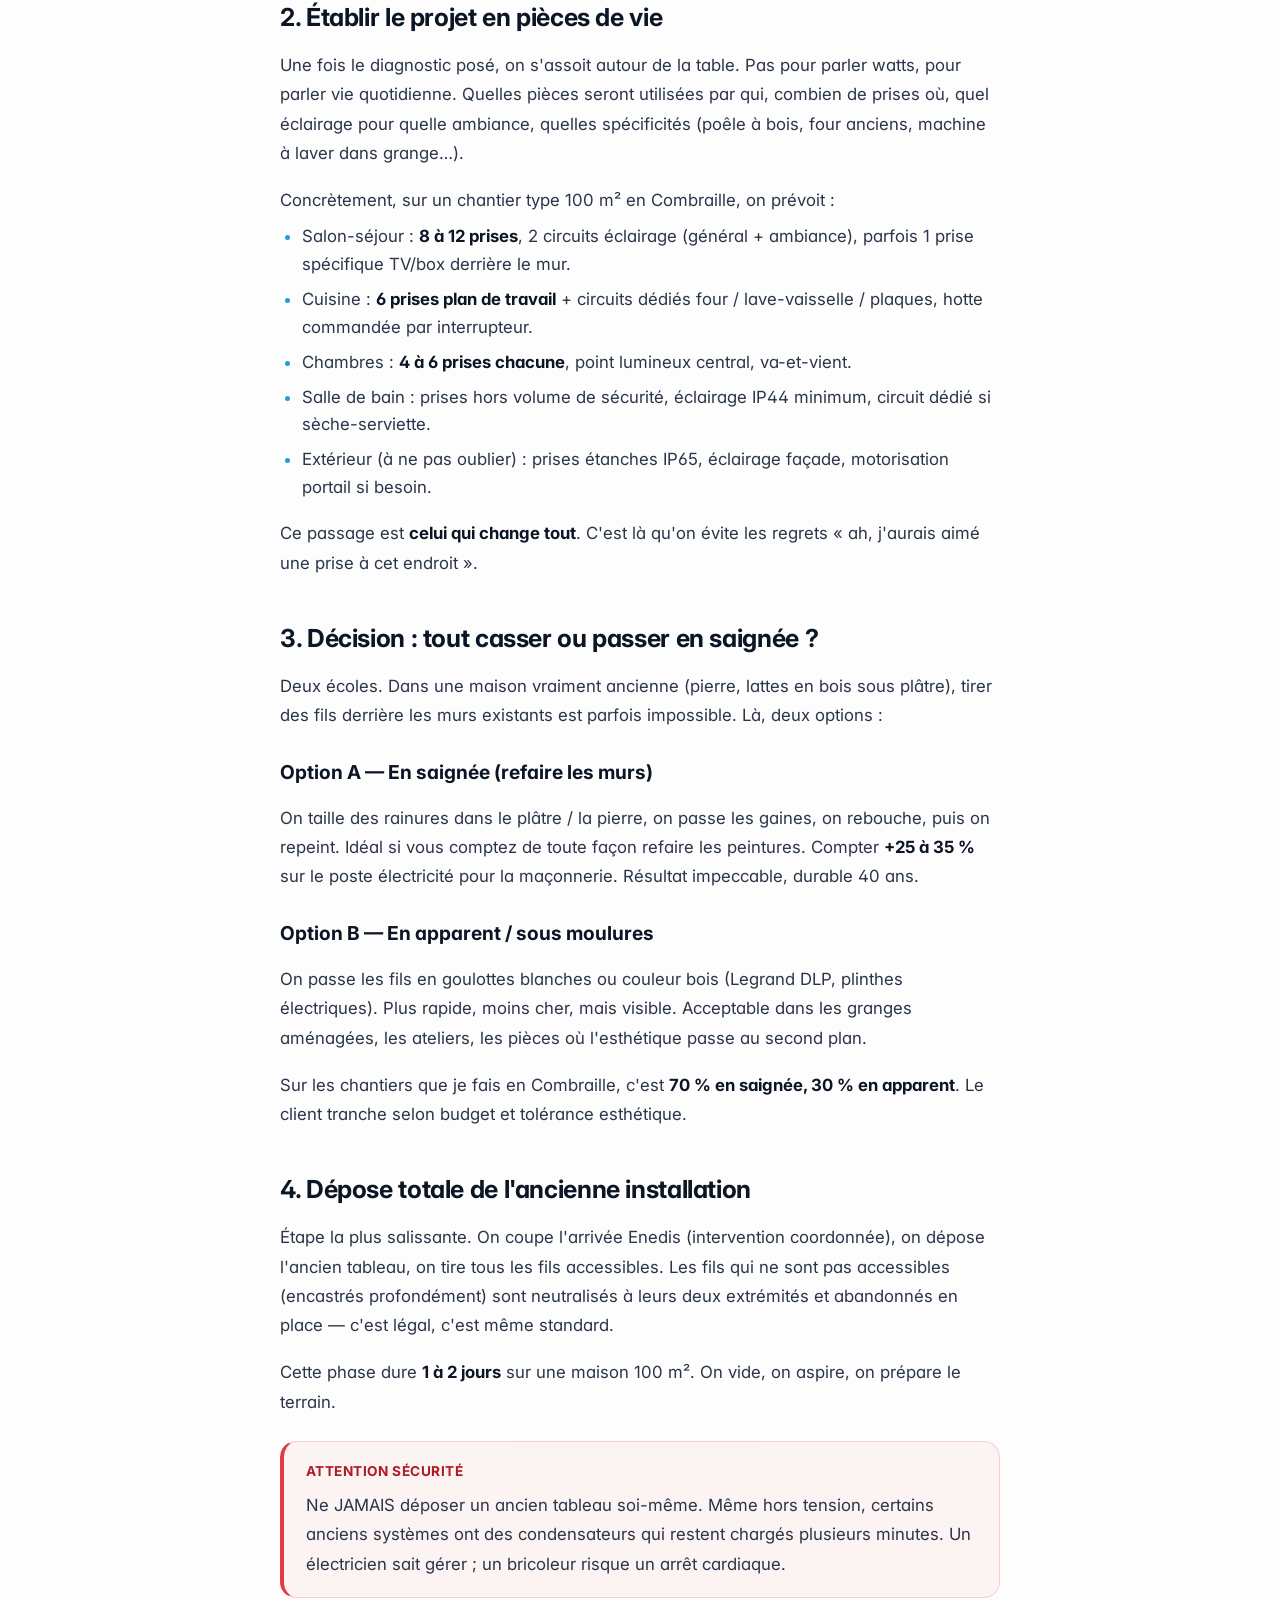
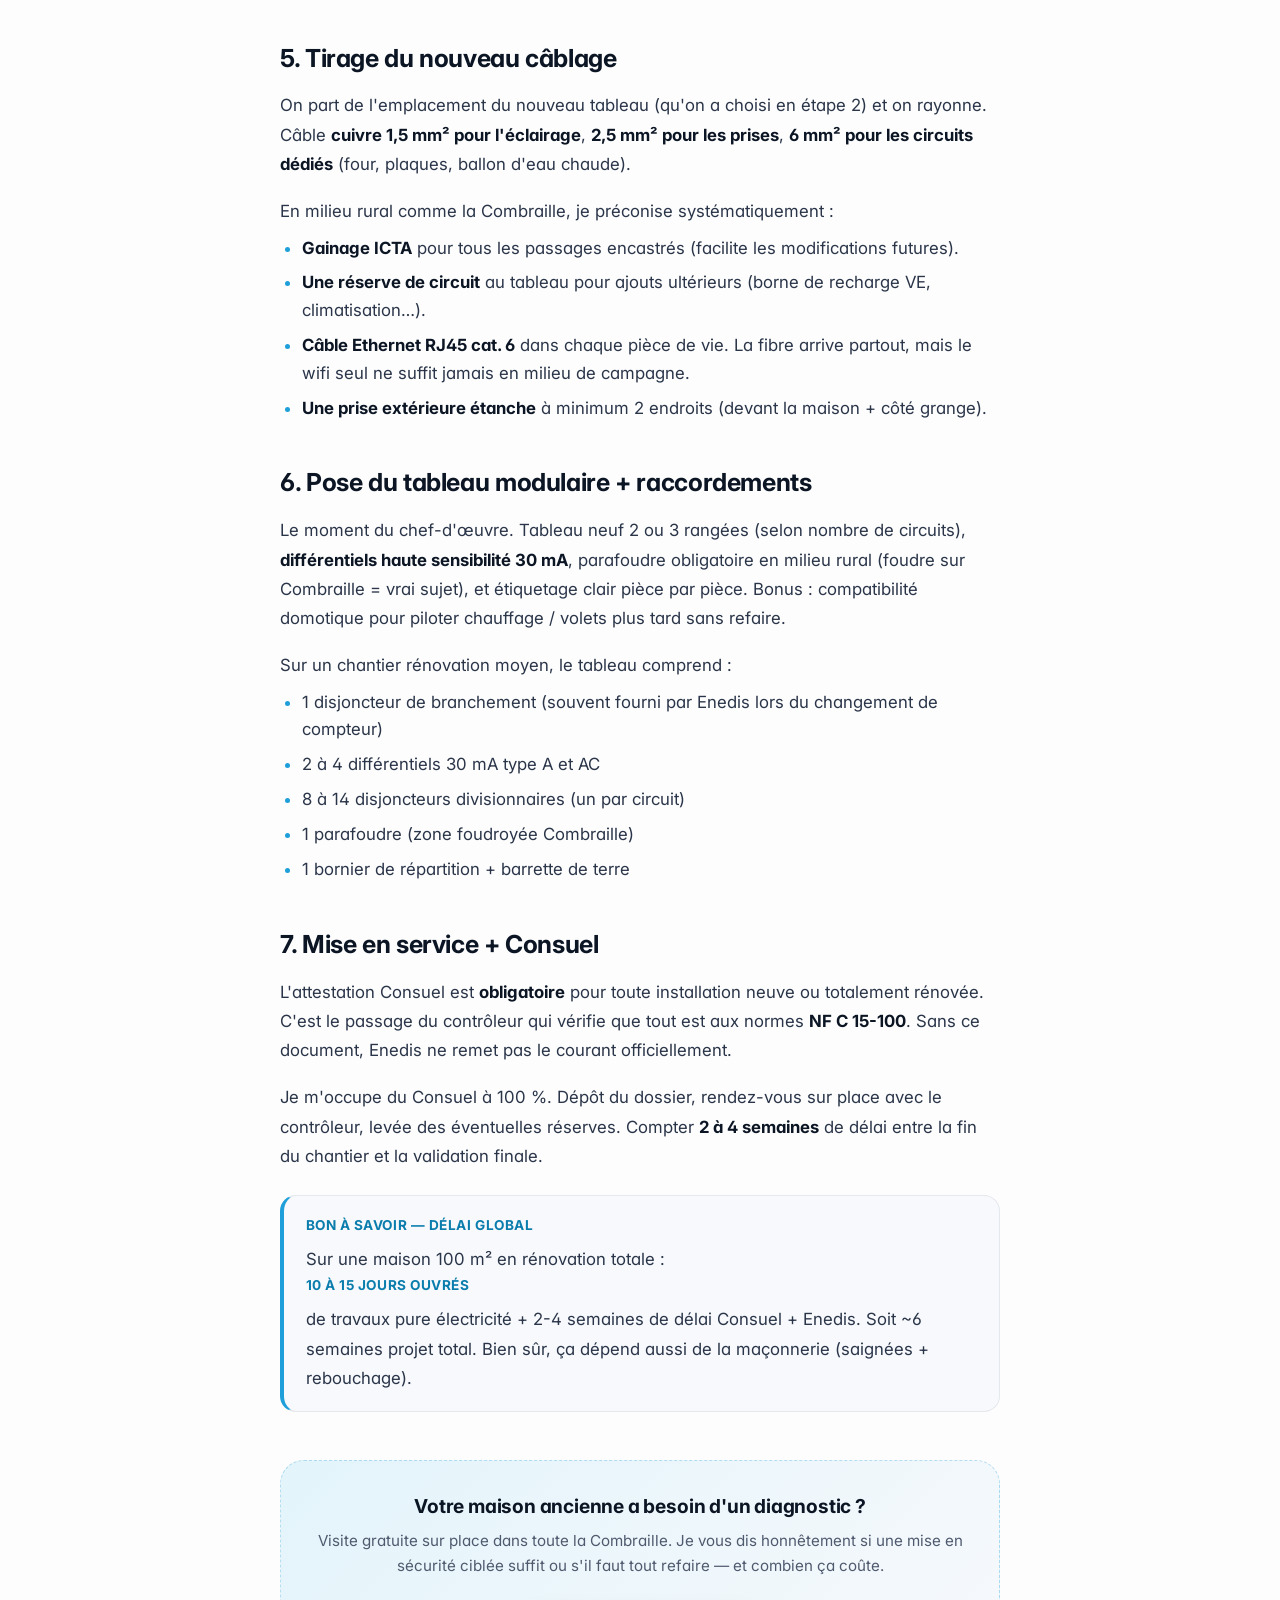
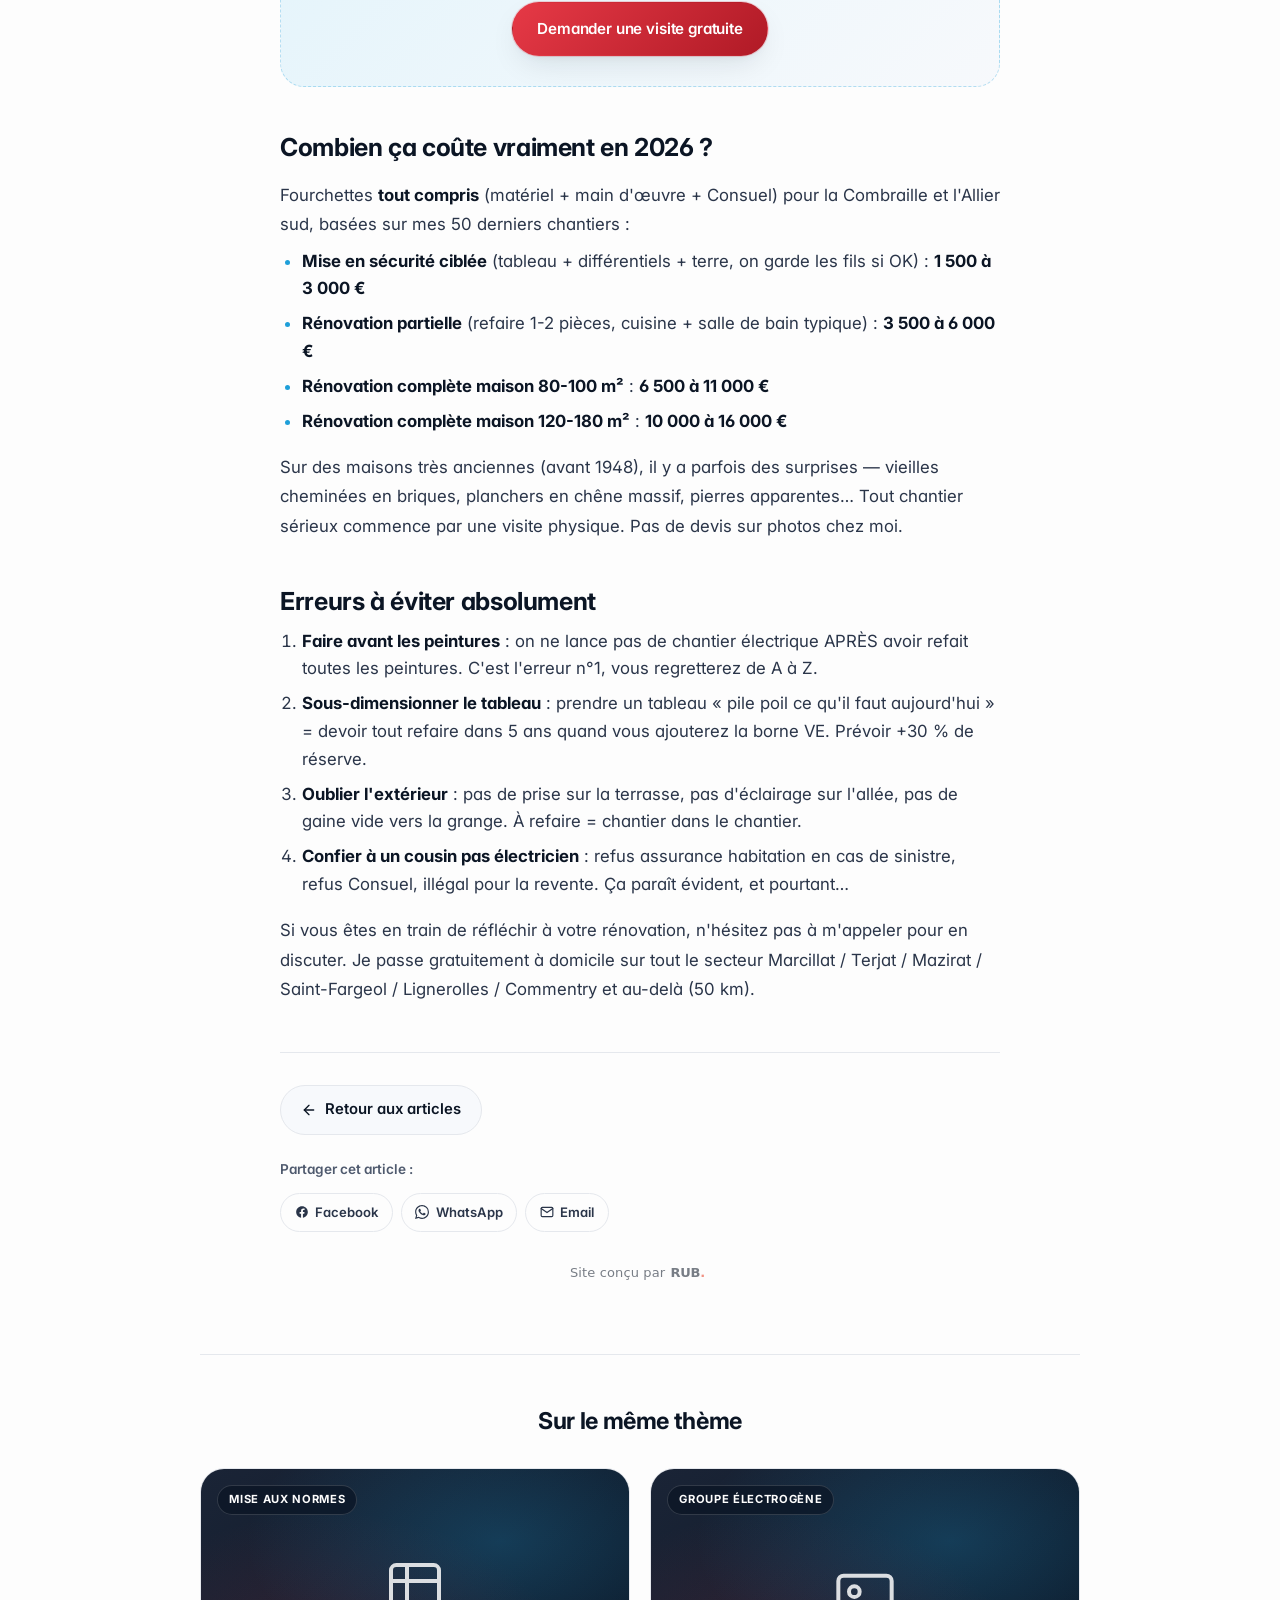
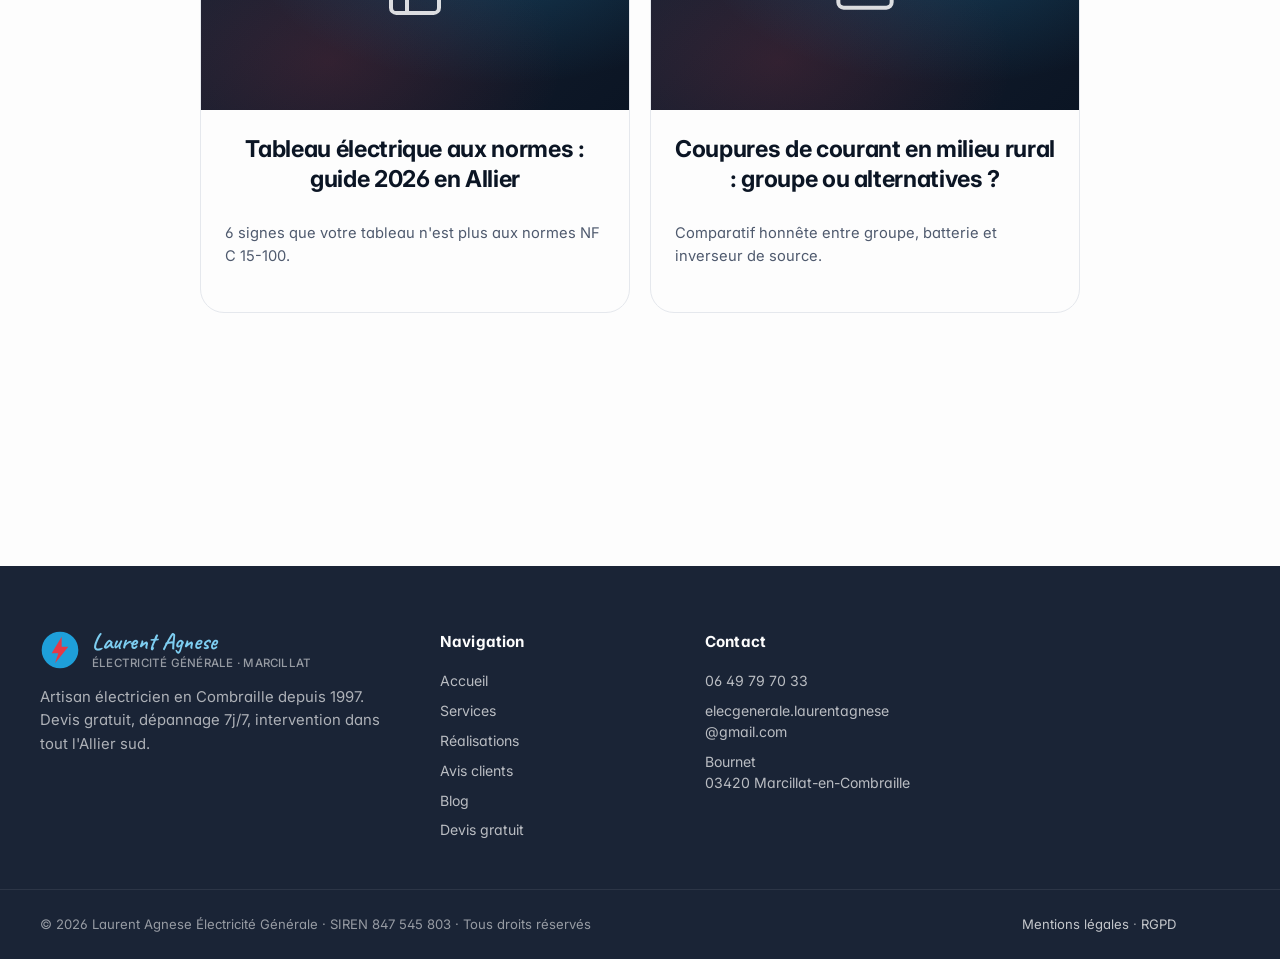
<file: blog/renovation-electrique-maison-ancienne-combraille/index.html>
<!DOCTYPE html>
<html lang="fr">
<head>
    <meta charset="UTF-8">
    <meta name="viewport" content="width=device-width, initial-scale=1.0">
    <title>Rénovation électrique maison ancienne en Combraille : 7 étapes incontournables | Laurent Agnese</title>
    <meta name="description" content="Comment rénover l'installation électrique d'une maison ancienne en Combraille sans tout casser : fils toile, fusibles, terre, tableau modulaire. Guide pratique d'un artisan local depuis 29 ans.">
    <meta name="keywords" content="rénovation électrique maison ancienne, Combraille, fils toile, fusibles porcelaine, mise aux normes, électricien Marcillat, rénovation Allier 03">
    <meta name="robots" content="index, follow, max-image-preview:large, max-snippet:-1">
    <meta name="theme-color" content="#1E9FD9">
    <meta name="author" content="Laurent Agnese">
    <link rel="canonical" href="https://www.electricien-marcillat.fr/blog/renovation-electrique-maison-ancienne-combraille/">

    <!-- Open Graph -->
    <meta property="og:type" content="article">
    <meta property="og:title" content="Rénovation électrique d'une maison ancienne en Combraille : 7 étapes incontournables">
    <meta property="og:description" content="Guide d'un artisan électricien installé en Combraille depuis 29 ans : comment refaire l'électricité d'une maison ancienne, étape par étape.">
    <meta property="og:url" content="https://www.electricien-marcillat.fr/blog/renovation-electrique-maison-ancienne-combraille/">
    <meta property="og:image" content="https://www.electricien-marcillat.fr/assets/chantiers/tableau-apres.jpg">
    <meta property="og:locale" content="fr_FR">
    <meta property="article:published_time" content="2026-05-10">
    <meta property="article:author" content="Laurent Agnese">
    <meta property="article:section" content="Rénovation électrique">

    <!-- Twitter -->
    <meta name="twitter:card" content="summary_large_image">
    <meta name="twitter:title" content="Rénovation électrique d'une maison ancienne en Combraille : les 7 étapes">
    <meta name="twitter:description" content="Guide complet d'un artisan local. 9 min de lecture.">
    <meta name="twitter:image" content="https://www.electricien-marcillat.fr/assets/chantiers/tableau-apres.jpg">

    <!-- Fonts -->
    <link rel="preconnect" href="https://fonts.googleapis.com">
    <link rel="preconnect" href="https://fonts.gstatic.com" crossorigin>
    <link rel="stylesheet" href="https://fonts.googleapis.com/css2?family=Caveat:wght@400;500;600;700&family=Inter:wght@300;400;500;600;700;800;900&family=Space+Grotesk:wght@400;500;600;700&display=swap">

    <link rel="icon" type="image/svg+xml" href="data:image/svg+xml,%3Csvg xmlns='http://www.w3.org/2000/svg' viewBox='0 0 100 100'%3E%3Crect width='100' height='100' rx='22' fill='%231E9FD9'/%3E%3Cpath d='M50 18 L30 54 L46 54 L38 82 L72 42 L54 42 Z' fill='%23E63946'/%3E%3C/svg%3E">

    <link rel="stylesheet" href="/styles.css?v=20260817-rub">
    <link rel="stylesheet" href="/blog/blog.css?v=20260510-1">

    <!-- JSON-LD BlogPosting -->
    <script type="application/ld+json">
    {
        "@context": "https://schema.org",
        "@type": "BlogPosting",
        "headline": "Rénovation électrique d'une maison ancienne en Combraille : les 7 étapes incontournables",
        "description": "Guide pratique d'un artisan électricien installé en Combraille depuis 29 ans pour rénover l'installation électrique d'une maison ancienne (fils toile, fusibles porcelaine, prises sans terre).",
        "image": "https://www.electricien-marcillat.fr/assets/chantiers/tableau-apres.jpg",
        "datePublished": "2026-05-10",
        "dateModified": "2026-05-10",
        "wordCount": 1400,
        "timeRequired": "PT9M",
        "inLanguage": "fr-FR",
        "author": {
            "@type": "Person",
            "name": "Laurent Agnese",
            "url": "https://www.electricien-marcillat.fr/#apropos",
            "jobTitle": "Artisan électricien"
        },
        "publisher": {
            "@type": "LocalBusiness",
            "@id": "https://www.electricien-marcillat.fr/",
            "name": "Laurent Agnese Électricité Générale"
        },
        "mainEntityOfPage": "https://www.electricien-marcillat.fr/blog/renovation-electrique-maison-ancienne-combraille/",
        "articleSection": "Rénovation électrique",
        "keywords": ["rénovation électrique", "maison ancienne", "Combraille", "fils toile", "Marcillat-en-Combraille", "Allier"]
    }
    </script>

    <script type="application/ld+json">
    {
        "@context": "https://schema.org",
        "@type": "BreadcrumbList",
        "itemListElement": [
            {"@type": "ListItem", "position": 1, "name": "Accueil", "item": "https://www.electricien-marcillat.fr/"},
            {"@type": "ListItem", "position": 2, "name": "Blog", "item": "https://www.electricien-marcillat.fr/blog/"},
            {"@type": "ListItem", "position": 3, "name": "Rénovation électrique maison ancienne", "item": "https://www.electricien-marcillat.fr/blog/renovation-electrique-maison-ancienne-combraille/"}
        ]
    }
    </script>
</head>
<body>

<a href="#main" class="skip-link">Aller au contenu principal</a>

<div class="reading-progress" id="readingProgress" aria-hidden="true"></div>

<!-- HEADER -->
<header class="header" style="position: sticky; top: 0; z-index: 50; background: rgba(253, 253, 253, 0.92); backdrop-filter: blur(14px); -webkit-backdrop-filter: blur(14px); border-bottom: 1px solid var(--ink-10); padding: 0.75rem 0;">
    <div class="container" style="display: flex; justify-content: space-between; align-items: center; gap: 1rem;">
        <a href="/" class="brand" aria-label="Laurent Agnese Électricité Générale · Accueil">
            <span class="brand-mark" aria-hidden="true">
                <svg viewBox="0 0 48 48" fill="none" xmlns="http://www.w3.org/2000/svg" style="width: 36px; height: 36px;">
                    <circle cx="24" cy="24" r="22" fill="#1E9FD9"/>
                    <path d="M26 8 L14 28 L22 28 L18 40 L34 20 L26 20 Z" fill="#E63946"/>
                </svg>
            </span>
            <span class="brand-text">
                <strong>Laurent Agnese</strong>
                <em>Électricité Générale · Marcillat</em>
            </span>
        </a>
        <div style="display: flex; gap: 0.75rem; align-items: center;">
            <a href="tel:+33649797033" aria-label="Appeler le 06 49 79 70 33" class="btn btn-ghost" style="font-size: 0.88rem;">
                <svg width="16" height="16" viewBox="0 0 24 24" fill="none" stroke="currentColor" stroke-width="2.5" stroke-linecap="round" stroke-linejoin="round"><path d="M22 16.92v3a2 2 0 0 1-2.18 2 19.79 19.79 0 0 1-8.63-3.07 19.5 19.5 0 0 1-6-6 19.79 19.79 0 0 1-3.07-8.67A2 2 0 0 1 4.11 2h3a2 2 0 0 1 2 1.72 12.84 12.84 0 0 0 .7 2.81 2 2 0 0 1-.45 2.11L8.09 9.91a16 16 0 0 0 6 6l1.27-1.27a2 2 0 0 1 2.11-.45 12.84 12.84 0 0 0 2.81.7A2 2 0 0 1 22 16.92z"/></svg>
                <span class="hide-mobile">06 49 79 70 33</span>
            </a>
            <a href="/#devis" class="btn btn-primary" style="font-size: 0.88rem;">Devis gratuit</a>
        </div>
    </div>
</header>

<main id="main" class="blog">
    <article class="blog-container">

        <header class="article-hero">
            <span class="article-cat">Rénovation électrique</span>
            <h1>Rénovation électrique d'une maison ancienne en Combraille : <em>les 7 étapes incontournables.</em></h1>
            <p class="article-lead">Fils toile, fusibles à porcelaine, prises 2 broches sans terre, tableau abonné EDF années 60… Si vous venez d'acheter une maison ancienne en Combraille ou que vous comptez rénover celle de famille, l'installation électrique est probablement votre premier chantier. Voici la méthode que j'applique depuis 29 ans sur le terrain, étape par étape.</p>
            <div class="article-meta">
                <span><svg viewBox="0 0 24 24" fill="none" stroke="currentColor" stroke-width="2" stroke-linecap="round" stroke-linejoin="round"><path d="M20 21v-2a4 4 0 0 0-4-4H8a4 4 0 0 0-4 4v2"/><circle cx="12" cy="7" r="4"/></svg>Par Laurent Agnese</span>
                <span><svg viewBox="0 0 24 24" fill="none" stroke="currentColor" stroke-width="2" stroke-linecap="round" stroke-linejoin="round"><rect x="3" y="4" width="18" height="18" rx="2"/><line x1="16" y1="2" x2="16" y2="6"/><line x1="8" y1="2" x2="8" y2="6"/><line x1="3" y1="10" x2="21" y2="10"/></svg>10 mai 2026</span>
                <span><svg viewBox="0 0 24 24" fill="none" stroke="currentColor" stroke-width="2" stroke-linecap="round" stroke-linejoin="round"><circle cx="12" cy="12" r="10"/><polyline points="12 6 12 12 16 14"/></svg>9 min de lecture</span>
            </div>
        </header>

        <div class="article-body">

            <p>En Combraille, on a tous au moins une maison de famille avec un tableau « propriété abonné » des années 60-70. Et un jour ou l'autre, la question se pose : on garde tel quel (et on prie pour que rien ne grille) ou on refait tout ? Je vais vous expliquer comment je m'y prends, et surtout dans quel ordre — parce que faire les choses dans le mauvais ordre, c'est doubler la facture.</p>

            <div class="info-box">
                <strong>Ce que vous saurez après cet article</strong>
                <p>Reconnaître les signes d'une installation à refaire, comprendre les 7 phases du chantier, anticiper le budget (de 4 000 € à 12 000 € selon la surface), et savoir comment réduire la nuisance du chantier quand vous habitez sur place.</p>
            </div>

            <h2>1. Diagnostic initial — repérer les vrais problèmes</h2>

            <p>Avant tout, on fait le tour. Pas un audit Excel à 200 lignes, juste une visite avec un multimètre et un œil exercé. Voici les <strong>5 signaux d'alarme</strong> que je cherche en priorité dans une maison ancienne :</p>

            <ul>
                <li><strong>Tableau « propriété abonné »</strong> ou « branchement abonné » EDF : c'est le boîtier marron / blanc avec un gros disjoncteur, signé par EDF. S'il est encore là, l'installation a au moins 40 ans.</li>
                <li><strong>Fusibles à porcelaine</strong> blancs ou bruns : à remplacer absolument, ils ne protègent plus aux normes actuelles.</li>
                <li><strong>Prises à 2 broches sans terre</strong> : illégales depuis 1991. Présentes partout dans les maisons d'avant 1980.</li>
                <li><strong>Fils toile (gaine textile)</strong> : fils de cuivre gainés de coton ou de PVC durci, friable. Risque incendie majeur.</li>
                <li><strong>Pas de différentiel 30 mA</strong> à l'arrivée : tout le monde croyait que ça allait passer, mais c'est non négociable.</li>
            </ul>

            <p>Si vous cochez <strong>3 cases sur 5</strong>, la rénovation complète est obligatoire. Si vous en cochez 1 ou 2, on peut parfois faire une mise en sécurité ciblée (1 500 à 3 000 €), pas plus.</p>

            <h2>2. Établir le projet en pièces de vie</h2>

            <p>Une fois le diagnostic posé, on s'assoit autour de la table. Pas pour parler watts, pour parler vie quotidienne. Quelles pièces seront utilisées par qui, combien de prises où, quel éclairage pour quelle ambiance, quelles spécificités (poêle à bois, four anciens, machine à laver dans grange…).</p>

            <p>Concrètement, sur un chantier type 100 m² en Combraille, on prévoit :</p>

            <ul>
                <li>Salon-séjour : <strong>8 à 12 prises</strong>, 2 circuits éclairage (général + ambiance), parfois 1 prise spécifique TV/box derrière le mur.</li>
                <li>Cuisine : <strong>6 prises plan de travail</strong> + circuits dédiés four / lave-vaisselle / plaques, hotte commandée par interrupteur.</li>
                <li>Chambres : <strong>4 à 6 prises chacune</strong>, point lumineux central, va-et-vient.</li>
                <li>Salle de bain : prises hors volume de sécurité, éclairage IP44 minimum, circuit dédié si sèche-serviette.</li>
                <li>Extérieur (à ne pas oublier) : prises étanches IP65, éclairage façade, motorisation portail si besoin.</li>
            </ul>

            <p>Ce passage est <strong>celui qui change tout</strong>. C'est là qu'on évite les regrets « ah, j'aurais aimé une prise à cet endroit ».</p>

            <h2>3. Décision : tout casser ou passer en saignée ?</h2>

            <p>Deux écoles. Dans une maison vraiment ancienne (pierre, lattes en bois sous plâtre), tirer des fils derrière les murs existants est parfois impossible. Là, deux options :</p>

            <h3>Option A — En saignée (refaire les murs)</h3>
            <p>On taille des rainures dans le plâtre / la pierre, on passe les gaines, on rebouche, puis on repeint. Idéal si vous comptez de toute façon refaire les peintures. Compter <strong>+25 à 35 %</strong> sur le poste électricité pour la maçonnerie. Résultat impeccable, durable 40 ans.</p>

            <h3>Option B — En apparent / sous moulures</h3>
            <p>On passe les fils en goulottes blanches ou couleur bois (Legrand DLP, plinthes électriques). Plus rapide, moins cher, mais visible. Acceptable dans les granges aménagées, les ateliers, les pièces où l'esthétique passe au second plan.</p>

            <p>Sur les chantiers que je fais en Combraille, c'est <strong>70 % en saignée, 30 % en apparent</strong>. Le client tranche selon budget et tolérance esthétique.</p>

            <h2>4. Dépose totale de l'ancienne installation</h2>

            <p>Étape la plus salissante. On coupe l'arrivée Enedis (intervention coordonnée), on dépose l'ancien tableau, on tire tous les fils accessibles. Les fils qui ne sont pas accessibles (encastrés profondément) sont neutralisés à leurs deux extrémités et abandonnés en place — c'est légal, c'est même standard.</p>

            <p>Cette phase dure <strong>1 à 2 jours</strong> sur une maison 100 m². On vide, on aspire, on prépare le terrain.</p>

            <div class="warning-box">
                <strong>Attention sécurité</strong>
                <p>Ne JAMAIS déposer un ancien tableau soi-même. Même hors tension, certains anciens systèmes ont des condensateurs qui restent chargés plusieurs minutes. Un électricien sait gérer ; un bricoleur risque un arrêt cardiaque.</p>
            </div>

            <h2>5. Tirage du nouveau câblage</h2>

            <p>On part de l'emplacement du nouveau tableau (qu'on a choisi en étape 2) et on rayonne. Câble <strong>cuivre 1,5 mm² pour l'éclairage</strong>, <strong>2,5 mm² pour les prises</strong>, <strong>6 mm² pour les circuits dédiés</strong> (four, plaques, ballon d'eau chaude).</p>

            <p>En milieu rural comme la Combraille, je préconise systématiquement :</p>

            <ul>
                <li><strong>Gainage ICTA</strong> pour tous les passages encastrés (facilite les modifications futures).</li>
                <li><strong>Une réserve de circuit</strong> au tableau pour ajouts ultérieurs (borne de recharge VE, climatisation…).</li>
                <li><strong>Câble Ethernet RJ45 cat. 6</strong> dans chaque pièce de vie. La fibre arrive partout, mais le wifi seul ne suffit jamais en milieu de campagne.</li>
                <li><strong>Une prise extérieure étanche</strong> à minimum 2 endroits (devant la maison + côté grange).</li>
            </ul>

            <h2>6. Pose du tableau modulaire + raccordements</h2>

            <p>Le moment du chef-d'œuvre. Tableau neuf 2 ou 3 rangées (selon nombre de circuits), <strong>différentiels haute sensibilité 30 mA</strong>, parafoudre obligatoire en milieu rural (foudre sur Combraille = vrai sujet), et étiquetage clair pièce par pièce. Bonus : compatibilité domotique pour piloter chauffage / volets plus tard sans refaire.</p>

            <p>Sur un chantier rénovation moyen, le tableau comprend :</p>

            <ul>
                <li>1 disjoncteur de branchement (souvent fourni par Enedis lors du changement de compteur)</li>
                <li>2 à 4 différentiels 30 mA type A et AC</li>
                <li>8 à 14 disjoncteurs divisionnaires (un par circuit)</li>
                <li>1 parafoudre (zone foudroyée Combraille)</li>
                <li>1 bornier de répartition + barrette de terre</li>
            </ul>

            <h2>7. Mise en service + Consuel</h2>

            <p>L'attestation Consuel est <strong>obligatoire</strong> pour toute installation neuve ou totalement rénovée. C'est le passage du contrôleur qui vérifie que tout est aux normes <strong>NF C 15-100</strong>. Sans ce document, Enedis ne remet pas le courant officiellement.</p>

            <p>Je m'occupe du Consuel à 100 %. Dépôt du dossier, rendez-vous sur place avec le contrôleur, levée des éventuelles réserves. Compter <strong>2 à 4 semaines</strong> de délai entre la fin du chantier et la validation finale.</p>

            <div class="info-box">
                <strong>Bon à savoir — délai global</strong>
                <p>Sur une maison 100 m² en rénovation totale : <strong>10 à 15 jours ouvrés</strong> de travaux pure électricité + 2-4 semaines de délai Consuel + Enedis. Soit ~6 semaines projet total. Bien sûr, ça dépend aussi de la maçonnerie (saignées + rebouchage).</p>
            </div>

        </div>

        <!-- CTA milieu d'article -->
        <aside class="article-cta">
            <h3>Votre maison ancienne a besoin d'un diagnostic ?</h3>
            <p>Visite gratuite sur place dans toute la Combraille. Je vous dis honnêtement si une mise en sécurité ciblée suffit ou s'il faut tout refaire — et combien ça coûte.</p>
            <a href="/#devis" class="btn btn-primary">Demander une visite gratuite</a>
        </aside>

        <div class="article-body">
            <h2>Combien ça coûte vraiment en 2026 ?</h2>

            <p>Fourchettes <strong>tout compris</strong> (matériel + main d'œuvre + Consuel) pour la Combraille et l'Allier sud, basées sur mes 50 derniers chantiers :</p>

            <ul>
                <li><strong>Mise en sécurité ciblée</strong> (tableau + différentiels + terre, on garde les fils si OK) : <strong>1 500 à 3 000 €</strong></li>
                <li><strong>Rénovation partielle</strong> (refaire 1-2 pièces, cuisine + salle de bain typique) : <strong>3 500 à 6 000 €</strong></li>
                <li><strong>Rénovation complète maison 80-100 m²</strong> : <strong>6 500 à 11 000 €</strong></li>
                <li><strong>Rénovation complète maison 120-180 m²</strong> : <strong>10 000 à 16 000 €</strong></li>
            </ul>

            <p>Sur des maisons très anciennes (avant 1948), il y a parfois des surprises — vieilles cheminées en briques, planchers en chêne massif, pierres apparentes… Tout chantier sérieux commence par une visite physique. Pas de devis sur photos chez moi.</p>

            <h2>Erreurs à éviter absolument</h2>

            <ol>
                <li><strong>Faire avant les peintures</strong> : on ne lance pas de chantier électrique APRÈS avoir refait toutes les peintures. C'est l'erreur n°1, vous regretterez de A à Z.</li>
                <li><strong>Sous-dimensionner le tableau</strong> : prendre un tableau « pile poil ce qu'il faut aujourd'hui » = devoir tout refaire dans 5 ans quand vous ajouterez la borne VE. Prévoir +30 % de réserve.</li>
                <li><strong>Oublier l'extérieur</strong> : pas de prise sur la terrasse, pas d'éclairage sur l'allée, pas de gaine vide vers la grange. À refaire = chantier dans le chantier.</li>
                <li><strong>Confier à un cousin pas électricien</strong> : refus assurance habitation en cas de sinistre, refus Consuel, illégal pour la revente. Ça paraît évident, et pourtant…</li>
            </ol>

            <p>Si vous êtes en train de réfléchir à votre rénovation, n'hésitez pas à m'appeler pour en discuter. Je passe gratuitement à domicile sur tout le secteur Marcillat / Terjat / Mazirat / Saint-Fargeol / Lignerolles / Commentry et au-delà (50 km).</p>

        </div>

        <!-- Footer article -->
        <footer class="article-footer">
            <a href="/blog/" class="article-back">
                <svg viewBox="0 0 24 24" fill="none" stroke="currentColor" stroke-width="2" stroke-linecap="round" stroke-linejoin="round"><line x1="19" y1="12" x2="5" y2="12"/><polyline points="12 19 5 12 12 5"/></svg>
                Retour aux articles
            </a>
            <div class="article-share">
                <span class="article-share-label">Partager cet article :</span>
                <div class="article-share-buttons">
                    <a href="https://www.facebook.com/sharer/sharer.php?u=https://www.electricien-marcillat.fr/blog/renovation-electrique-maison-ancienne-combraille/" target="_blank" rel="noopener" aria-label="Partager sur Facebook">
                        <svg viewBox="0 0 24 24" fill="currentColor"><path d="M22 12c0-5.523-4.477-10-10-10S2 6.477 2 12c0 4.991 3.657 9.128 8.438 9.878v-6.987h-2.54V12h2.54V9.797c0-2.506 1.492-3.89 3.777-3.89 1.094 0 2.238.195 2.238.195v2.46h-1.26c-1.243 0-1.63.771-1.63 1.562V12h2.773l-.443 2.89h-2.33v6.988C18.343 21.128 22 16.991 22 12z"/></svg>
                        Facebook
                    </a>
                    <a href="https://wa.me/?text=https://www.electricien-marcillat.fr/blog/renovation-electrique-maison-ancienne-combraille/" target="_blank" rel="noopener" aria-label="Partager sur WhatsApp">
                        <svg viewBox="0 0 24 24" fill="currentColor"><path d="M17.472 14.382c-.297-.149-1.758-.867-2.03-.967-.273-.099-.471-.148-.67.15-.197.297-.767.966-.94 1.164-.173.199-.347.223-.644.075-.297-.15-1.255-.463-2.39-1.475-.883-.788-1.48-1.761-1.653-2.059-.173-.297-.018-.458.13-.606.134-.133.298-.347.446-.52.149-.174.198-.298.298-.497.099-.198.05-.371-.025-.52-.075-.149-.669-1.612-.916-2.207-.242-.579-.487-.5-.669-.51-.173-.008-.371-.01-.57-.01-.198 0-.52.074-.792.372-.272.297-1.04 1.016-1.04 2.479 0 1.462 1.065 2.875 1.213 3.074.149.198 2.096 3.2 5.077 4.487.709.306 1.262.489 1.694.626.712.226 1.36.194 1.871.118.571-.085 1.758-.719 2.006-1.413.248-.694.248-1.289.173-1.413-.074-.124-.272-.198-.57-.347m-5.421 7.403h-.004a9.87 9.87 0 01-5.031-1.378l-.361-.214-3.741.982.998-3.648-.235-.374a9.86 9.86 0 01-1.51-5.26c.001-5.45 4.436-9.884 9.888-9.884 2.64 0 5.122 1.03 6.988 2.898a9.825 9.825 0 012.893 6.994c-.003 5.45-4.437 9.884-9.885 9.884m8.413-18.297A11.815 11.815 0 0012.05 0C5.495 0 .16 5.335.157 11.892c0 2.096.547 4.142 1.588 5.945L.057 24l6.305-1.654a11.882 11.882 0 005.683 1.448h.005c6.554 0 11.89-5.335 11.893-11.893a11.821 11.821 0 00-3.48-8.413z"/></svg>
                        WhatsApp
                    </a>
                    <a href="mailto:?subject=Rénovation%20électrique%20maison%20ancienne%20en%20Combraille&body=Voici%20un%20article%20utile%20:%20https://www.electricien-marcillat.fr/blog/renovation-electrique-maison-ancienne-combraille/" aria-label="Partager par email">
                        <svg viewBox="0 0 24 24" fill="none" stroke="currentColor" stroke-width="2" stroke-linecap="round" stroke-linejoin="round"><path d="M4 4h16c1.1 0 2 .9 2 2v12c0 1.1-.9 2-2 2H4c-1.1 0-2-.9-2-2V6c0-1.1.9-2 2-2z"/><polyline points="22,6 12,13 2,6"/></svg>
                        Email
                    </a>
            </div>

        <div class="rub-signature">
            <a class="rub-signature__lien"
               href="https://rub-agency.fr/?utm_source=agnese-electricite&utm_medium=signature&utm_campaign=sites-clients"
               target="_blank" rel="noopener"
               title="RUB — l'agence qui relève les entreprises locales">
                <span class="rub-signature__intro">Site conçu par</span>
                <span class="rub-signature__marque">RUB<span class="rub-signature__point">.</span></span>
                <span class="rub-signature__revele">
                    <span class="rub-signature__baseline">l'agence qui relève les entreprises locales</span>
                    <svg class="rub-signature__fleche" viewBox="0 0 16 16" aria-hidden="true">
                        <path d="M4.5 11.5 11.5 4.5M6 4.5h5.5V10" fill="none" stroke="currentColor"
                              stroke-width="1.8" stroke-linecap="round" stroke-linejoin="round"/>
                    </svg>
                </span>
            </a>
        </div>
        </div>
    </footer>

        <!-- Related -->
        <section class="article-related">
            <h2>Sur le même thème</h2>
            <div class="article-related-grid">
                <a href="../tableau-electrique-aux-normes-allier/" class="blog-card">
                    <div class="blog-card-thumb">
                        <div class="blog-card-thumb-pattern"></div>
                        <svg class="blog-card-thumb-icon" viewBox="0 0 24 24" fill="none" stroke="currentColor" stroke-width="1.5" stroke-linecap="round" stroke-linejoin="round"><rect x="3" y="3" width="18" height="18" rx="2"/><line x1="9" y1="3" x2="9" y2="21"/><line x1="3" y1="9" x2="21" y2="9"/></svg>
                        <span class="blog-card-cat">Mise aux normes</span>
                    </div>
                    <div class="blog-card-body">
                        <h2>Tableau électrique aux normes : guide 2026 en Allier</h2>
                        <p>6 signes que votre tableau n'est plus aux normes NF C 15-100.</p>
                    </div>
                </a>
                <a href="../coupures-courant-rural-groupe-electrogene/" class="blog-card">
                    <div class="blog-card-thumb">
                        <div class="blog-card-thumb-pattern"></div>
                        <svg class="blog-card-thumb-icon" viewBox="0 0 24 24" fill="none" stroke="currentColor" stroke-width="1.5" stroke-linecap="round" stroke-linejoin="round"><rect x="2" y="7" width="20" height="12" rx="2"/><circle cx="8" cy="13" r="2"/></svg>
                        <span class="blog-card-cat">Groupe électrogène</span>
                    </div>
                    <div class="blog-card-body">
                        <h2>Coupures de courant en milieu rural : groupe ou alternatives ?</h2>
                        <p>Comparatif honnête entre groupe, batterie et inverseur de source.</p>
                    </div>
                </a>
            </div>
        </section>

    </article>
</main>

<!-- FOOTER -->
<footer class="footer" role="contentinfo" style="margin-top: 4rem;">
    <div class="container footer-grid">
        <div class="footer-brand">
            <div class="brand footer-brand-inner">
                <span class="brand-mark" aria-hidden="true">
                    <svg viewBox="0 0 48 48" fill="none" xmlns="http://www.w3.org/2000/svg">
                        <circle cx="24" cy="24" r="22" fill="#1E9FD9"/>
                        <path d="M26 8 L14 28 L22 28 L18 40 L34 20 L26 20 Z" fill="#E63946"/>
                    </svg>
                </span>
                <span class="brand-text">
                    <strong>Laurent Agnese</strong>
                    <em>Électricité Générale · Marcillat</em>
                </span>
            </div>
            <p>Artisan électricien en Combraille depuis 1997. Devis gratuit, dépannage 7j/7, intervention dans tout l'Allier sud.</p>
        </div>
        <div class="footer-col">
            <h4>Navigation</h4>
            <ul>
                <li><a href="/">Accueil</a></li>
                <li><a href="/#services">Services</a></li>
                <li><a href="/#realisations">Réalisations</a></li>
                <li><a href="/#avis">Avis clients</a></li>
                <li><a href="/blog/">Blog</a></li>
                <li><a href="/#devis">Devis gratuit</a></li>
            </ul>
        </div>
        <div class="footer-col">
            <h4>Contact</h4>
            <ul>
                <li><a href="tel:+33649797033" aria-label="Appeler le 06 49 79 70 33">06 49 79 70 33</a></li>
                <li><a href="mailto:elecgenerale.laurentagnese@gmail.com">elecgenerale.laurentagnese<br>@gmail.com</a></li>
                <li>Bournet<br>03420 Marcillat-en-Combraille</li>
            </ul>
        </div>
    </div>
    <div class="footer-base">
        <div class="container footer-base-inner">
            <p>© 2026 Laurent Agnese Électricité Générale · SIREN 847 545 803 · Tous droits réservés</p>
            <p class="footer-legal">
                <a href="/#mentions">Mentions légales</a> ·
                <a href="/#rgpd">RGPD</a>
            </p>
            </div>
        </div>
    </footer>

<!-- Reading progress JS minimal -->
<script>
(() => {
    const bar = document.getElementById('readingProgress');
    const article = document.querySelector('.article-body');
    if (!bar || !article) return;
    const onScroll = () => {
        const rect = article.getBoundingClientRect();
        const total = article.offsetHeight - window.innerHeight;
        const read = -rect.top;
        const ratio = Math.max(0, Math.min(1, read / total));
        bar.style.transform = `scaleX(${ratio})`;
    };
    window.addEventListener('scroll', onScroll, { passive: true });
    onScroll();
})();
</script>

</body>
</html>
</file>
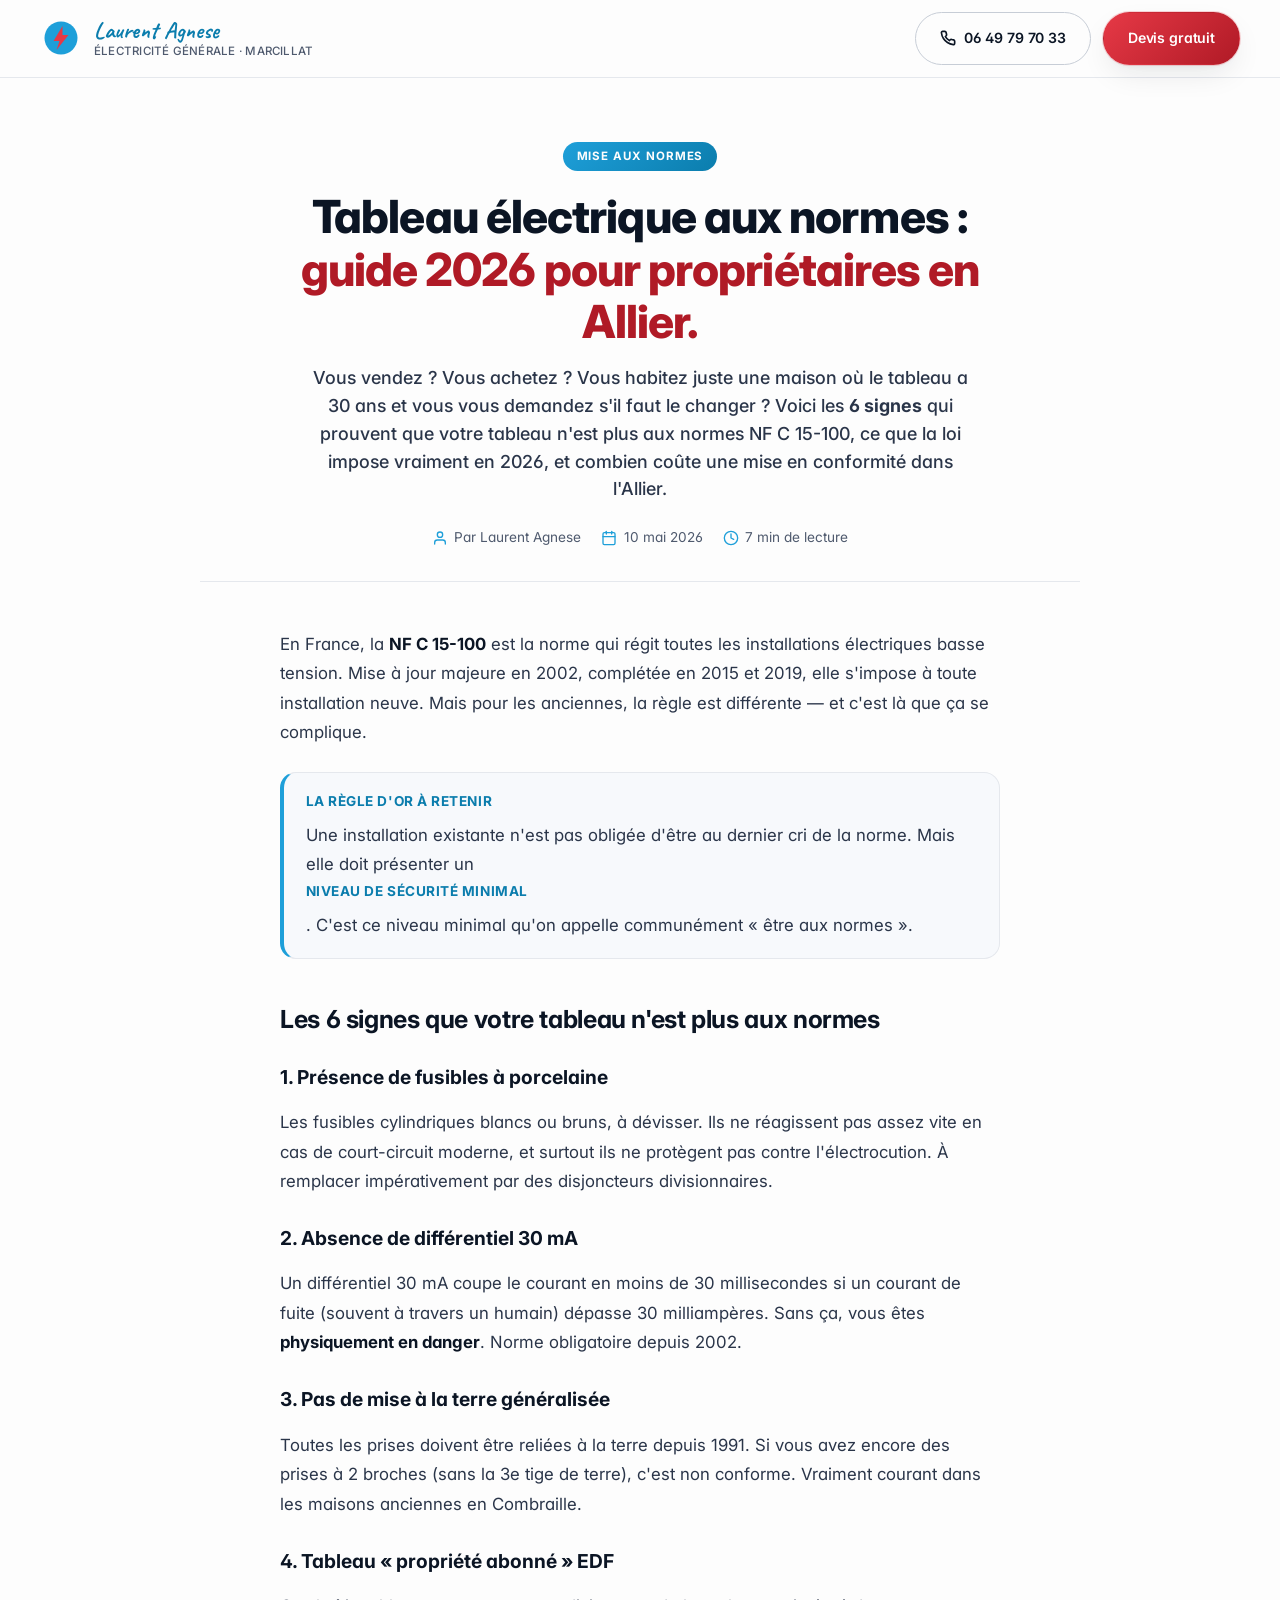
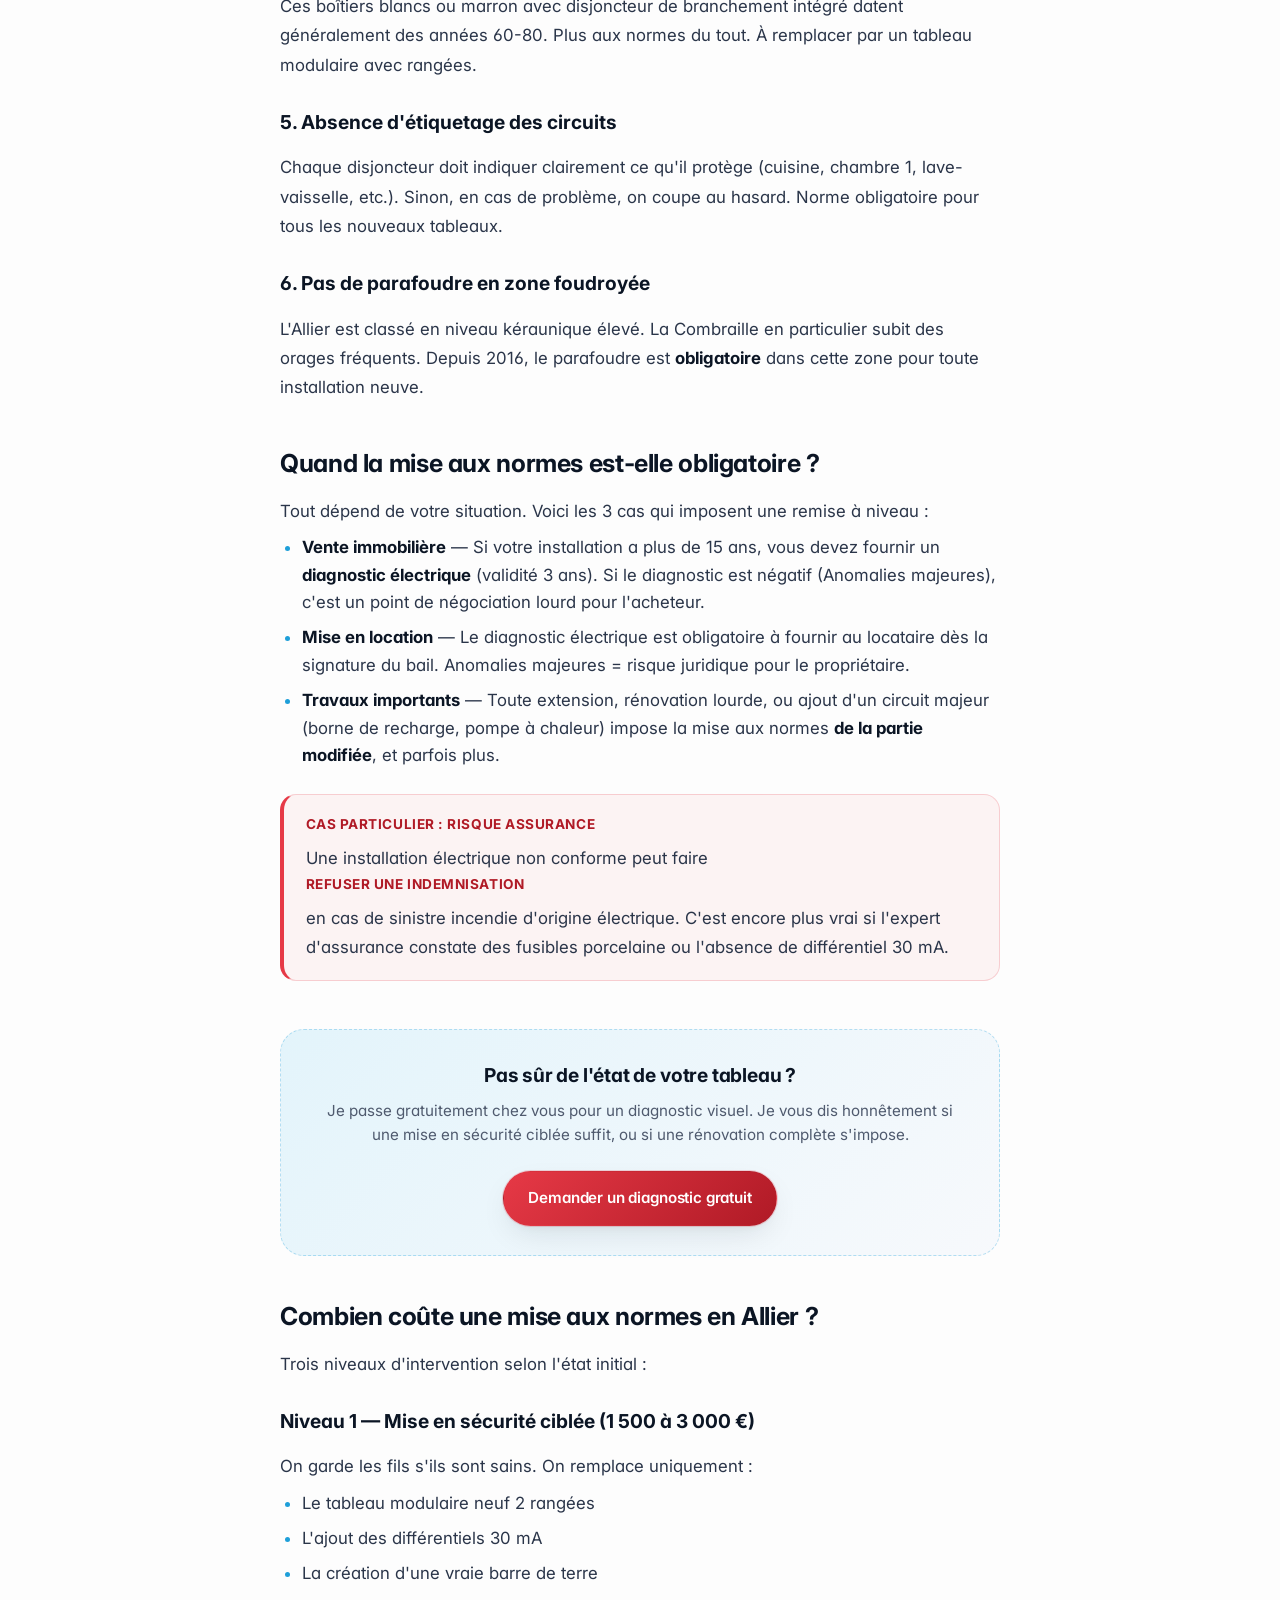
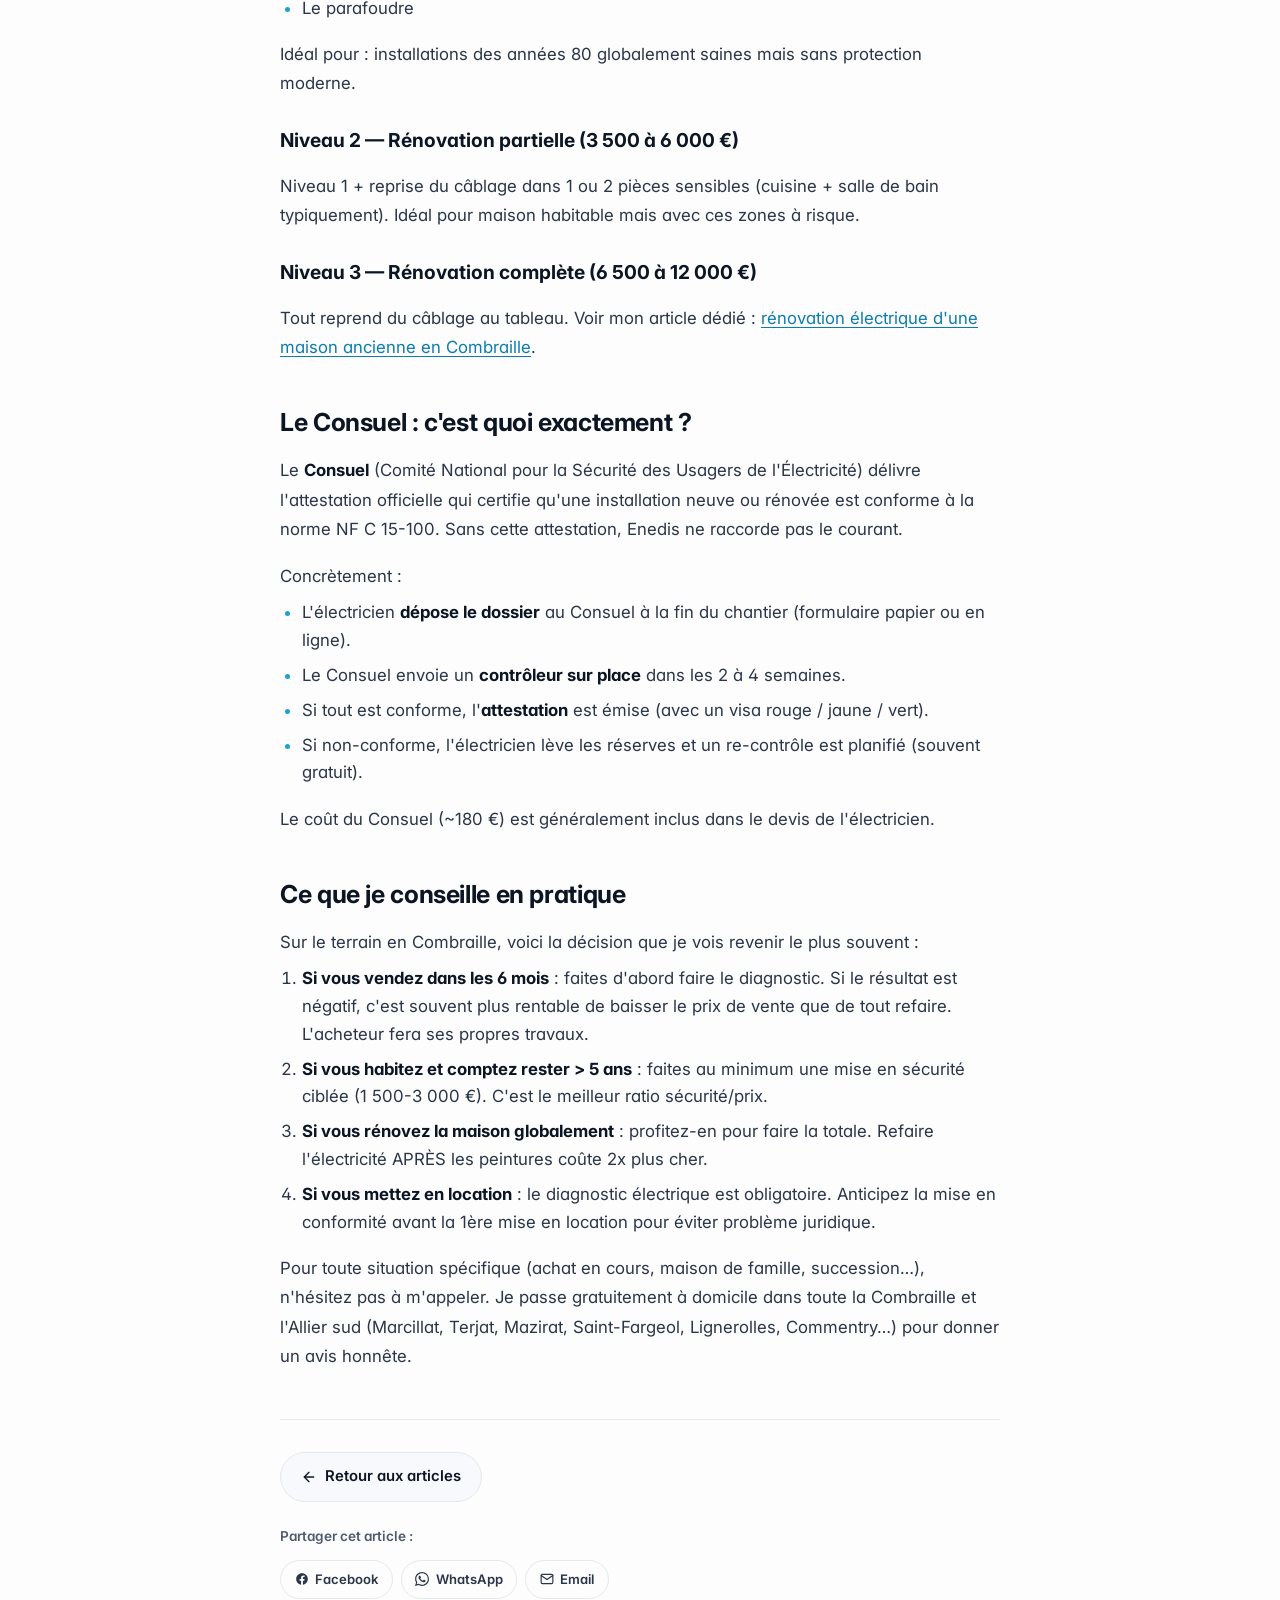
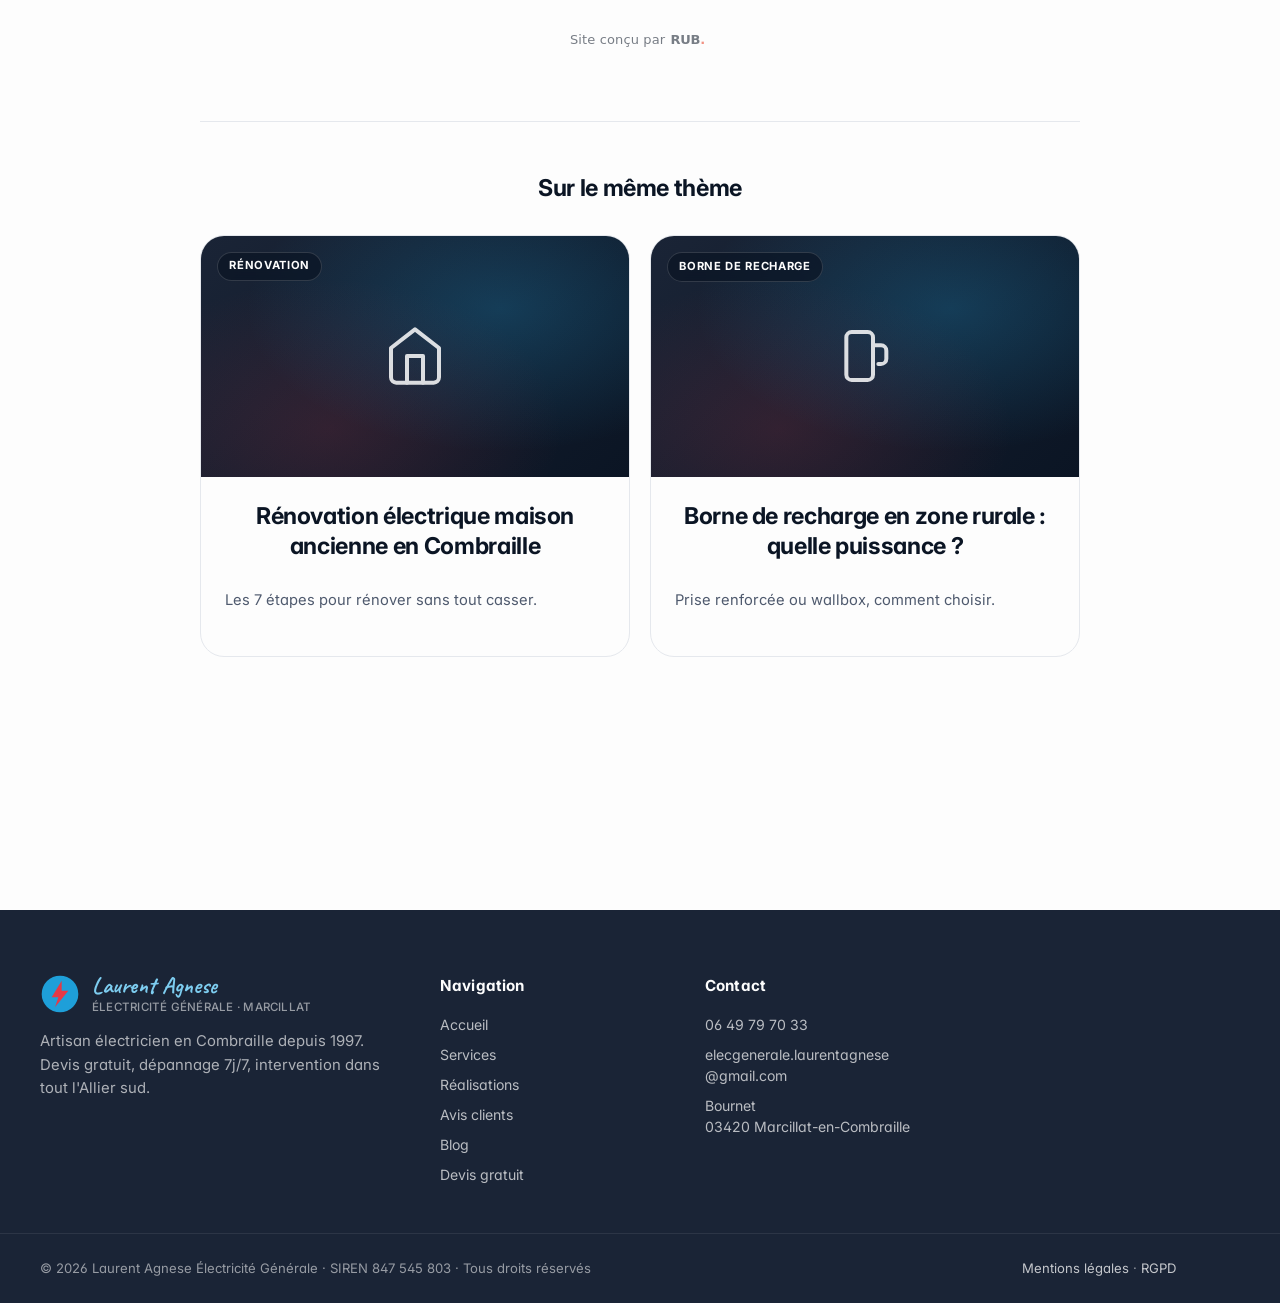
<file: blog/tableau-electrique-aux-normes-allier/index.html>
<!DOCTYPE html>
<html lang="fr">
<head>
    <meta charset="UTF-8">
    <meta name="viewport" content="width=device-width, initial-scale=1.0">
    <title>Tableau électrique aux normes : guide 2026 pour propriétaires en Allier | Laurent Agnese</title>
    <meta name="description" content="6 signes que votre tableau électrique n'est plus aux normes NF C 15-100, ce que la loi impose en 2026, et combien coûte une mise en conformité en Allier. Guide d'un artisan électricien à Marcillat-en-Combraille.">
    <meta name="keywords" content="tableau électrique aux normes, NF C 15-100, mise en conformité, Allier 03, vente immobilière, Consuel, électricien Marcillat">
    <meta name="robots" content="index, follow, max-image-preview:large, max-snippet:-1">
    <meta name="theme-color" content="#1E9FD9">
    <meta name="author" content="Laurent Agnese">
    <link rel="canonical" href="https://www.electricien-marcillat.fr/blog/tableau-electrique-aux-normes-allier/">

    <meta property="og:type" content="article">
    <meta property="og:title" content="Tableau électrique aux normes : guide 2026 pour propriétaires en Allier">
    <meta property="og:description" content="6 signes que votre tableau électrique n'est plus aux normes NF C 15-100 et ce qu'il faut faire en 2026.">
    <meta property="og:url" content="https://www.electricien-marcillat.fr/blog/tableau-electrique-aux-normes-allier/">
    <meta property="og:image" content="https://www.electricien-marcillat.fr/assets/chantiers/tableau-apres.jpg">
    <meta property="og:locale" content="fr_FR">
    <meta property="article:published_time" content="2026-05-10">
    <meta property="article:author" content="Laurent Agnese">
    <meta property="article:section" content="Mise aux normes">

    <meta name="twitter:card" content="summary_large_image">
    <meta name="twitter:title" content="Tableau électrique aux normes : guide 2026 en Allier">
    <meta name="twitter:description" content="6 signes d'alerte + coûts de mise en conformité.">
    <meta name="twitter:image" content="https://www.electricien-marcillat.fr/assets/chantiers/tableau-apres.jpg">

    <link rel="preconnect" href="https://fonts.googleapis.com">
    <link rel="preconnect" href="https://fonts.gstatic.com" crossorigin>
    <link rel="stylesheet" href="https://fonts.googleapis.com/css2?family=Caveat:wght@400;500;600;700&family=Inter:wght@300;400;500;600;700;800;900&family=Space+Grotesk:wght@400;500;600;700&display=swap">

    <link rel="icon" type="image/svg+xml" href="data:image/svg+xml,%3Csvg xmlns='http://www.w3.org/2000/svg' viewBox='0 0 100 100'%3E%3Crect width='100' height='100' rx='22' fill='%231E9FD9'/%3E%3Cpath d='M50 18 L30 54 L46 54 L38 82 L72 42 L54 42 Z' fill='%23E63946'/%3E%3C/svg%3E">

    <link rel="stylesheet" href="/styles.css?v=20260817-rub">
    <link rel="stylesheet" href="/blog/blog.css?v=20260510-1">

    <script type="application/ld+json">
    {
        "@context": "https://schema.org",
        "@type": "BlogPosting",
        "headline": "Tableau électrique aux normes : guide 2026 pour propriétaires en Allier",
        "description": "6 signes que votre tableau électrique n'est plus aux normes NF C 15-100, ce que la loi impose en 2026, et combien coûte une mise en conformité dans l'Allier.",
        "image": "https://www.electricien-marcillat.fr/assets/chantiers/tableau-apres.jpg",
        "datePublished": "2026-05-10",
        "dateModified": "2026-05-10",
        "wordCount": 1100,
        "timeRequired": "PT7M",
        "inLanguage": "fr-FR",
        "author": {"@type": "Person", "name": "Laurent Agnese", "url": "https://www.electricien-marcillat.fr/#apropos", "jobTitle": "Artisan électricien"},
        "publisher": {"@type": "LocalBusiness", "@id": "https://www.electricien-marcillat.fr/", "name": "Laurent Agnese Électricité Générale"},
        "mainEntityOfPage": "https://www.electricien-marcillat.fr/blog/tableau-electrique-aux-normes-allier/",
        "articleSection": "Mise aux normes",
        "keywords": ["tableau électrique", "NF C 15-100", "mise aux normes", "Consuel", "Allier", "vente immobilière"]
    }
    </script>

    <script type="application/ld+json">
    {
        "@context": "https://schema.org",
        "@type": "BreadcrumbList",
        "itemListElement": [
            {"@type": "ListItem", "position": 1, "name": "Accueil", "item": "https://www.electricien-marcillat.fr/"},
            {"@type": "ListItem", "position": 2, "name": "Blog", "item": "https://www.electricien-marcillat.fr/blog/"},
            {"@type": "ListItem", "position": 3, "name": "Tableau électrique aux normes Allier", "item": "https://www.electricien-marcillat.fr/blog/tableau-electrique-aux-normes-allier/"}
        ]
    }
    </script>
</head>
<body>

<a href="#main" class="skip-link">Aller au contenu principal</a>
<div class="reading-progress" id="readingProgress" aria-hidden="true"></div>

<header class="header" style="position: sticky; top: 0; z-index: 50; background: rgba(253, 253, 253, 0.92); backdrop-filter: blur(14px); -webkit-backdrop-filter: blur(14px); border-bottom: 1px solid var(--ink-10); padding: 0.75rem 0;">
    <div class="container" style="display: flex; justify-content: space-between; align-items: center; gap: 1rem;">
        <a href="/" class="brand" aria-label="Laurent Agnese Électricité Générale · Accueil">
            <span class="brand-mark" aria-hidden="true">
                <svg viewBox="0 0 48 48" fill="none" xmlns="http://www.w3.org/2000/svg" style="width: 36px; height: 36px;">
                    <circle cx="24" cy="24" r="22" fill="#1E9FD9"/>
                    <path d="M26 8 L14 28 L22 28 L18 40 L34 20 L26 20 Z" fill="#E63946"/>
                </svg>
            </span>
            <span class="brand-text"><strong>Laurent Agnese</strong><em>Électricité Générale · Marcillat</em></span>
        </a>
        <div style="display: flex; gap: 0.75rem; align-items: center;">
            <a href="tel:+33649797033" aria-label="Appeler le 06 49 79 70 33" class="btn btn-ghost" style="font-size: 0.88rem;">
                <svg width="16" height="16" viewBox="0 0 24 24" fill="none" stroke="currentColor" stroke-width="2.5" stroke-linecap="round" stroke-linejoin="round"><path d="M22 16.92v3a2 2 0 0 1-2.18 2 19.79 19.79 0 0 1-8.63-3.07 19.5 19.5 0 0 1-6-6 19.79 19.79 0 0 1-3.07-8.67A2 2 0 0 1 4.11 2h3a2 2 0 0 1 2 1.72 12.84 12.84 0 0 0 .7 2.81 2 2 0 0 1-.45 2.11L8.09 9.91a16 16 0 0 0 6 6l1.27-1.27a2 2 0 0 1 2.11-.45 12.84 12.84 0 0 0 2.81.7A2 2 0 0 1 22 16.92z"/></svg>
                <span class="hide-mobile">06 49 79 70 33</span>
            </a>
            <a href="/#devis" class="btn btn-primary" style="font-size: 0.88rem;">Devis gratuit</a>
        </div>
    </div>
</header>

<main id="main" class="blog">
    <article class="blog-container">

        <header class="article-hero">
            <span class="article-cat">Mise aux normes</span>
            <h1>Tableau électrique aux normes : <em>guide 2026 pour propriétaires en Allier.</em></h1>
            <p class="article-lead">Vous vendez ? Vous achetez ? Vous habitez juste une maison où le tableau a 30 ans et vous vous demandez s'il faut le changer ? Voici les <strong>6 signes</strong> qui prouvent que votre tableau n'est plus aux normes NF C 15-100, ce que la loi impose vraiment en 2026, et combien coûte une mise en conformité dans l'Allier.</p>
            <div class="article-meta">
                <span><svg viewBox="0 0 24 24" fill="none" stroke="currentColor" stroke-width="2" stroke-linecap="round" stroke-linejoin="round"><path d="M20 21v-2a4 4 0 0 0-4-4H8a4 4 0 0 0-4 4v2"/><circle cx="12" cy="7" r="4"/></svg>Par Laurent Agnese</span>
                <span><svg viewBox="0 0 24 24" fill="none" stroke="currentColor" stroke-width="2" stroke-linecap="round" stroke-linejoin="round"><rect x="3" y="4" width="18" height="18" rx="2"/><line x1="16" y1="2" x2="16" y2="6"/><line x1="8" y1="2" x2="8" y2="6"/><line x1="3" y1="10" x2="21" y2="10"/></svg>10 mai 2026</span>
                <span><svg viewBox="0 0 24 24" fill="none" stroke="currentColor" stroke-width="2" stroke-linecap="round" stroke-linejoin="round"><circle cx="12" cy="12" r="10"/><polyline points="12 6 12 12 16 14"/></svg>7 min de lecture</span>
            </div>
        </header>

        <div class="article-body">

            <p>En France, la <strong>NF C 15-100</strong> est la norme qui régit toutes les installations électriques basse tension. Mise à jour majeure en 2002, complétée en 2015 et 2019, elle s'impose à toute installation neuve. Mais pour les anciennes, la règle est différente — et c'est là que ça se complique.</p>

            <div class="info-box">
                <strong>La règle d'or à retenir</strong>
                <p>Une installation existante n'est pas obligée d'être au dernier cri de la norme. Mais elle doit présenter un <strong>niveau de sécurité minimal</strong>. C'est ce niveau minimal qu'on appelle communément « être aux normes ».</p>
            </div>

            <h2>Les 6 signes que votre tableau n'est plus aux normes</h2>

            <h3>1. Présence de fusibles à porcelaine</h3>
            <p>Les fusibles cylindriques blancs ou bruns, à dévisser. Ils ne réagissent pas assez vite en cas de court-circuit moderne, et surtout ils ne protègent pas contre l'électrocution. À remplacer impérativement par des disjoncteurs divisionnaires.</p>

            <h3>2. Absence de différentiel 30 mA</h3>
            <p>Un différentiel 30 mA coupe le courant en moins de 30 millisecondes si un courant de fuite (souvent à travers un humain) dépasse 30 milliampères. Sans ça, vous êtes <strong>physiquement en danger</strong>. Norme obligatoire depuis 2002.</p>

            <h3>3. Pas de mise à la terre généralisée</h3>
            <p>Toutes les prises doivent être reliées à la terre depuis 1991. Si vous avez encore des prises à 2 broches (sans la 3e tige de terre), c'est non conforme. Vraiment courant dans les maisons anciennes en Combraille.</p>

            <h3>4. Tableau « propriété abonné » EDF</h3>
            <p>Ces boîtiers blancs ou marron avec disjoncteur de branchement intégré datent généralement des années 60-80. Plus aux normes du tout. À remplacer par un tableau modulaire avec rangées.</p>

            <h3>5. Absence d'étiquetage des circuits</h3>
            <p>Chaque disjoncteur doit indiquer clairement ce qu'il protège (cuisine, chambre 1, lave-vaisselle, etc.). Sinon, en cas de problème, on coupe au hasard. Norme obligatoire pour tous les nouveaux tableaux.</p>

            <h3>6. Pas de parafoudre en zone foudroyée</h3>
            <p>L'Allier est classé en niveau kéraunique élevé. La Combraille en particulier subit des orages fréquents. Depuis 2016, le parafoudre est <strong>obligatoire</strong> dans cette zone pour toute installation neuve.</p>

            <h2>Quand la mise aux normes est-elle obligatoire ?</h2>

            <p>Tout dépend de votre situation. Voici les 3 cas qui imposent une remise à niveau :</p>

            <ul>
                <li><strong>Vente immobilière</strong> — Si votre installation a plus de 15 ans, vous devez fournir un <strong>diagnostic électrique</strong> (validité 3 ans). Si le diagnostic est négatif (Anomalies majeures), c'est un point de négociation lourd pour l'acheteur.</li>
                <li><strong>Mise en location</strong> — Le diagnostic électrique est obligatoire à fournir au locataire dès la signature du bail. Anomalies majeures = risque juridique pour le propriétaire.</li>
                <li><strong>Travaux importants</strong> — Toute extension, rénovation lourde, ou ajout d'un circuit majeur (borne de recharge, pompe à chaleur) impose la mise aux normes <strong>de la partie modifiée</strong>, et parfois plus.</li>
            </ul>

            <div class="warning-box">
                <strong>Cas particulier : risque assurance</strong>
                <p>Une installation électrique non conforme peut faire <strong>refuser une indemnisation</strong> en cas de sinistre incendie d'origine électrique. C'est encore plus vrai si l'expert d'assurance constate des fusibles porcelaine ou l'absence de différentiel 30 mA.</p>
            </div>

        </div>

        <aside class="article-cta">
            <h3>Pas sûr de l'état de votre tableau ?</h3>
            <p>Je passe gratuitement chez vous pour un diagnostic visuel. Je vous dis honnêtement si une mise en sécurité ciblée suffit, ou si une rénovation complète s'impose.</p>
            <a href="/#devis" class="btn btn-primary">Demander un diagnostic gratuit</a>
        </aside>

        <div class="article-body">

            <h2>Combien coûte une mise aux normes en Allier ?</h2>

            <p>Trois niveaux d'intervention selon l'état initial :</p>

            <h3>Niveau 1 — Mise en sécurité ciblée (1 500 à 3 000 €)</h3>
            <p>On garde les fils s'ils sont sains. On remplace uniquement :</p>
            <ul>
                <li>Le tableau modulaire neuf 2 rangées</li>
                <li>L'ajout des différentiels 30 mA</li>
                <li>La création d'une vraie barre de terre</li>
                <li>Le parafoudre</li>
            </ul>
            <p>Idéal pour : installations des années 80 globalement saines mais sans protection moderne.</p>

            <h3>Niveau 2 — Rénovation partielle (3 500 à 6 000 €)</h3>
            <p>Niveau 1 + reprise du câblage dans 1 ou 2 pièces sensibles (cuisine + salle de bain typiquement). Idéal pour maison habitable mais avec ces zones à risque.</p>

            <h3>Niveau 3 — Rénovation complète (6 500 à 12 000 €)</h3>
            <p>Tout reprend du câblage au tableau. Voir mon article dédié : <a href="../renovation-electrique-maison-ancienne-combraille/">rénovation électrique d'une maison ancienne en Combraille</a>.</p>

            <h2>Le Consuel : c'est quoi exactement ?</h2>

            <p>Le <strong>Consuel</strong> (Comité National pour la Sécurité des Usagers de l'Électricité) délivre l'attestation officielle qui certifie qu'une installation neuve ou rénovée est conforme à la norme NF C 15-100. Sans cette attestation, Enedis ne raccorde pas le courant.</p>

            <p>Concrètement :</p>
            <ul>
                <li>L'électricien <strong>dépose le dossier</strong> au Consuel à la fin du chantier (formulaire papier ou en ligne).</li>
                <li>Le Consuel envoie un <strong>contrôleur sur place</strong> dans les 2 à 4 semaines.</li>
                <li>Si tout est conforme, l'<strong>attestation</strong> est émise (avec un visa rouge / jaune / vert).</li>
                <li>Si non-conforme, l'électricien lève les réserves et un re-contrôle est planifié (souvent gratuit).</li>
            </ul>

            <p>Le coût du Consuel (~180 €) est généralement inclus dans le devis de l'électricien.</p>

            <h2>Ce que je conseille en pratique</h2>

            <p>Sur le terrain en Combraille, voici la décision que je vois revenir le plus souvent :</p>

            <ol>
                <li><strong>Si vous vendez dans les 6 mois</strong> : faites d'abord faire le diagnostic. Si le résultat est négatif, c'est souvent plus rentable de baisser le prix de vente que de tout refaire. L'acheteur fera ses propres travaux.</li>
                <li><strong>Si vous habitez et comptez rester &gt; 5 ans</strong> : faites au minimum une mise en sécurité ciblée (1 500-3 000 €). C'est le meilleur ratio sécurité/prix.</li>
                <li><strong>Si vous rénovez la maison globalement</strong> : profitez-en pour faire la totale. Refaire l'électricité APRÈS les peintures coûte 2x plus cher.</li>
                <li><strong>Si vous mettez en location</strong> : le diagnostic électrique est obligatoire. Anticipez la mise en conformité avant la 1ère mise en location pour éviter problème juridique.</li>
            </ol>

            <p>Pour toute situation spécifique (achat en cours, maison de famille, succession…), n'hésitez pas à m'appeler. Je passe gratuitement à domicile dans toute la Combraille et l'Allier sud (Marcillat, Terjat, Mazirat, Saint-Fargeol, Lignerolles, Commentry…) pour donner un avis honnête.</p>

        </div>

        <footer class="article-footer">
            <a href="/blog/" class="article-back">
                <svg viewBox="0 0 24 24" fill="none" stroke="currentColor" stroke-width="2" stroke-linecap="round" stroke-linejoin="round"><line x1="19" y1="12" x2="5" y2="12"/><polyline points="12 19 5 12 12 5"/></svg>
                Retour aux articles
            </a>
            <div class="article-share">
                <span class="article-share-label">Partager cet article :</span>
                <div class="article-share-buttons">
                    <a href="https://www.facebook.com/sharer/sharer.php?u=https://www.electricien-marcillat.fr/blog/tableau-electrique-aux-normes-allier/" target="_blank" rel="noopener" aria-label="Partager sur Facebook">
                        <svg viewBox="0 0 24 24" fill="currentColor"><path d="M22 12c0-5.523-4.477-10-10-10S2 6.477 2 12c0 4.991 3.657 9.128 8.438 9.878v-6.987h-2.54V12h2.54V9.797c0-2.506 1.492-3.89 3.777-3.89 1.094 0 2.238.195 2.238.195v2.46h-1.26c-1.243 0-1.63.771-1.63 1.562V12h2.773l-.443 2.89h-2.33v6.988C18.343 21.128 22 16.991 22 12z"/></svg>
                        Facebook
                    </a>
                    <a href="https://wa.me/?text=https://www.electricien-marcillat.fr/blog/tableau-electrique-aux-normes-allier/" target="_blank" rel="noopener" aria-label="Partager sur WhatsApp">
                        <svg viewBox="0 0 24 24" fill="currentColor"><path d="M17.472 14.382c-.297-.149-1.758-.867-2.03-.967-.273-.099-.471-.148-.67.15-.197.297-.767.966-.94 1.164-.173.199-.347.223-.644.075-.297-.15-1.255-.463-2.39-1.475-.883-.788-1.48-1.761-1.653-2.059-.173-.297-.018-.458.13-.606.134-.133.298-.347.446-.52.149-.174.198-.298.298-.497.099-.198.05-.371-.025-.52-.075-.149-.669-1.612-.916-2.207-.242-.579-.487-.5-.669-.51-.173-.008-.371-.01-.57-.01-.198 0-.52.074-.792.372-.272.297-1.04 1.016-1.04 2.479 0 1.462 1.065 2.875 1.213 3.074.149.198 2.096 3.2 5.077 4.487.709.306 1.262.489 1.694.626.712.226 1.36.194 1.871.118.571-.085 1.758-.719 2.006-1.413.248-.694.248-1.289.173-1.413-.074-.124-.272-.198-.57-.347m-5.421 7.403h-.004a9.87 9.87 0 01-5.031-1.378l-.361-.214-3.741.982.998-3.648-.235-.374a9.86 9.86 0 01-1.51-5.26c.001-5.45 4.436-9.884 9.888-9.884 2.64 0 5.122 1.03 6.988 2.898a9.825 9.825 0 012.893 6.994c-.003 5.45-4.437 9.884-9.885 9.884m8.413-18.297A11.815 11.815 0 0012.05 0C5.495 0 .16 5.335.157 11.892c0 2.096.547 4.142 1.588 5.945L.057 24l6.305-1.654a11.882 11.882 0 005.683 1.448h.005c6.554 0 11.89-5.335 11.893-11.893a11.821 11.821 0 00-3.48-8.413z"/></svg>
                        WhatsApp
                    </a>
                    <a href="mailto:?subject=Tableau%20électrique%20aux%20normes%20-%20Allier&body=Article%20utile%20:%20https://www.electricien-marcillat.fr/blog/tableau-electrique-aux-normes-allier/" aria-label="Partager par email">
                        <svg viewBox="0 0 24 24" fill="none" stroke="currentColor" stroke-width="2" stroke-linecap="round" stroke-linejoin="round"><path d="M4 4h16c1.1 0 2 .9 2 2v12c0 1.1-.9 2-2 2H4c-1.1 0-2-.9-2-2V6c0-1.1.9-2 2-2z"/><polyline points="22,6 12,13 2,6"/></svg>
                        Email
                    </a>
            </div>

        <div class="rub-signature">
            <a class="rub-signature__lien"
               href="https://rub-agency.fr/?utm_source=agnese-electricite&utm_medium=signature&utm_campaign=sites-clients"
               target="_blank" rel="noopener"
               title="RUB — l'agence qui relève les entreprises locales">
                <span class="rub-signature__intro">Site conçu par</span>
                <span class="rub-signature__marque">RUB<span class="rub-signature__point">.</span></span>
                <span class="rub-signature__revele">
                    <span class="rub-signature__baseline">l'agence qui relève les entreprises locales</span>
                    <svg class="rub-signature__fleche" viewBox="0 0 16 16" aria-hidden="true">
                        <path d="M4.5 11.5 11.5 4.5M6 4.5h5.5V10" fill="none" stroke="currentColor"
                              stroke-width="1.8" stroke-linecap="round" stroke-linejoin="round"/>
                    </svg>
                </span>
            </a>
        </div>
        </div>
    </footer>

        <section class="article-related">
            <h2>Sur le même thème</h2>
            <div class="article-related-grid">
                <a href="../renovation-electrique-maison-ancienne-combraille/" class="blog-card">
                    <div class="blog-card-thumb">
                        <div class="blog-card-thumb-pattern"></div>
                        <svg class="blog-card-thumb-icon" viewBox="0 0 24 24" fill="none" stroke="currentColor" stroke-width="1.5" stroke-linecap="round" stroke-linejoin="round"><path d="M3 9l9-7 9 7v11a2 2 0 0 1-2 2H5a2 2 0 0 1-2-2z"/><polyline points="9 22 9 12 15 12 15 22"/></svg>
                        <span class="blog-card-cat">Rénovation</span>
                    </div>
                    <div class="blog-card-body">
                        <h2>Rénovation électrique maison ancienne en Combraille</h2>
                        <p>Les 7 étapes pour rénover sans tout casser.</p>
                    </div>
                </a>
                <a href="../borne-recharge-puissance-maison-rurale/" class="blog-card">
                    <div class="blog-card-thumb">
                        <div class="blog-card-thumb-pattern"></div>
                        <svg class="blog-card-thumb-icon" viewBox="0 0 24 24" fill="none" stroke="currentColor" stroke-width="1.5" stroke-linecap="round" stroke-linejoin="round"><rect x="5" y="3" width="10" height="18" rx="2"/><path d="M15 8h3a2 2 0 0 1 2 2v3a2 2 0 0 1-2 2h-1"/></svg>
                        <span class="blog-card-cat">Borne de recharge</span>
                    </div>
                    <div class="blog-card-body">
                        <h2>Borne de recharge en zone rurale : quelle puissance ?</h2>
                        <p>Prise renforcée ou wallbox, comment choisir.</p>
                    </div>
                </a>
            </div>
        </section>

    </article>
</main>

<footer class="footer" role="contentinfo" style="margin-top: 4rem;">
    <div class="container footer-grid">
        <div class="footer-brand">
            <div class="brand footer-brand-inner">
                <span class="brand-mark" aria-hidden="true">
                    <svg viewBox="0 0 48 48" fill="none" xmlns="http://www.w3.org/2000/svg">
                        <circle cx="24" cy="24" r="22" fill="#1E9FD9"/>
                        <path d="M26 8 L14 28 L22 28 L18 40 L34 20 L26 20 Z" fill="#E63946"/>
                    </svg>
                </span>
                <span class="brand-text"><strong>Laurent Agnese</strong><em>Électricité Générale · Marcillat</em></span>
            </div>
            <p>Artisan électricien en Combraille depuis 1997. Devis gratuit, dépannage 7j/7, intervention dans tout l'Allier sud.</p>
        </div>
        <div class="footer-col">
            <h4>Navigation</h4>
            <ul>
                <li><a href="/">Accueil</a></li>
                <li><a href="/#services">Services</a></li>
                <li><a href="/#realisations">Réalisations</a></li>
                <li><a href="/#avis">Avis clients</a></li>
                <li><a href="/blog/">Blog</a></li>
                <li><a href="/#devis">Devis gratuit</a></li>
            </ul>
        </div>
        <div class="footer-col">
            <h4>Contact</h4>
            <ul>
                <li><a href="tel:+33649797033" aria-label="Appeler le 06 49 79 70 33">06 49 79 70 33</a></li>
                <li><a href="mailto:elecgenerale.laurentagnese@gmail.com">elecgenerale.laurentagnese<br>@gmail.com</a></li>
                <li>Bournet<br>03420 Marcillat-en-Combraille</li>
            </ul>
        </div>
    </div>
    <div class="footer-base">
        <div class="container footer-base-inner">
            <p>© 2026 Laurent Agnese Électricité Générale · SIREN 847 545 803 · Tous droits réservés</p>
            <p class="footer-legal">
                <a href="/#mentions">Mentions légales</a> ·
                <a href="/#rgpd">RGPD</a>
            </p>
            </div>
        </div>
    </footer>

<script>
(() => {
    const bar = document.getElementById('readingProgress');
    const article = document.querySelector('.article-body');
    if (!bar || !article) return;
    const onScroll = () => {
        const rect = article.getBoundingClientRect();
        const total = article.offsetHeight - window.innerHeight;
        const read = -rect.top;
        const ratio = Math.max(0, Math.min(1, read / total));
        bar.style.transform = `scaleX(${ratio})`;
    };
    window.addEventListener('scroll', onScroll, { passive: true });
    onScroll();
})();
</script>

</body>
</html>
</file>
<file: styles.css>
/* ==========================================================================
   LAURENT AGNESE ÉLECTRICITÉ GÉNÉRALE — MARCILLAT-EN-COMBRAILLE
   Palette bleu/rouge signature · Typo Caveat + Inter + Space Grotesk
   Artisan électricien moderne — confiance, proximité, expertise
   ========================================================================== */

*,
*::before,
*::after {
    box-sizing: border-box;
    margin: 0;
    padding: 0;
}

:root {
    /* ===== PALETTE ===== */
    /* Bleu cyan — dérivé du logo (script manuscrit bleu) */
    --blue: #1E9FD9;
    --blue-light: #2FB5E8;
    --blue-lighter: #7DCDF0;
    --blue-soft: #E3F4FB;
    --blue-dark: #0B7DAD;
    --blue-darker: #055A84;

    /* Rouge vif — dérivé du "Électricité Générale" + éclair */
    --red: #E63946;
    --red-light: #F04A56;
    --red-lighter: #F67881;
    --red-soft: #FBE4E6;
    --red-dark: #B01A26;
    --red-darker: #7A0F19;

    /* Neutres — blanc cassé, gris, charbon (modernisation) */
    --ink: #0B1524;
    --ink-90: #1A2436;
    --ink-80: #2A3549;
    --ink-60: #4F5A6E;
    --ink-40: #8892A3;
    --ink-20: #C7CDD6;
    --ink-10: #E5E8ED;

    --paper: #FDFDFD;
    --paper-alt: #F7F9FC;
    --paper-warm: #FAFAFA;

    /* Accents */
    --success: #16A34A;
    --warning: #F59E0B;
    --error: #DC2626;

    /* ===== TYPOGRAPHIE ===== */
    --font-script: 'Caveat', 'Brush Script MT', cursive;
    --font-sans: 'Inter', -apple-system, BlinkMacSystemFont, 'Segoe UI', sans-serif;
    --font-display: 'Space Grotesk', 'Inter', sans-serif;

    /* ===== LAYOUT ===== */
    --max-width: 1280px;
    --gutter: clamp(1.25rem, 4vw, 2.5rem);
    --radius-sm: 8px;
    --radius: 16px;
    --radius-lg: 24px;
    --radius-xl: 36px;
    --radius-full: 9999px;

    /* ===== TRANSITIONS ===== */
    --ease: cubic-bezier(0.22, 1, 0.36, 1);
    --ease-out: cubic-bezier(0.16, 1, 0.3, 1);
    --ease-inout: cubic-bezier(0.65, 0, 0.35, 1);
    --t-fast: 200ms;
    --t: 400ms;
    --t-slow: 700ms;
    --t-vslow: 1200ms;

    /* ===== OMBRES ===== */
    --shadow-xs: 0 1px 2px rgba(11, 21, 36, 0.04);
    --shadow-sm: 0 2px 4px rgba(11, 21, 36, 0.06);
    --shadow: 0 8px 24px -6px rgba(11, 21, 36, 0.08), 0 2px 6px -2px rgba(11, 21, 36, 0.04);
    --shadow-md: 0 12px 32px -8px rgba(11, 21, 36, 0.12), 0 4px 10px -4px rgba(11, 21, 36, 0.06);
    --shadow-lg: 0 24px 60px -12px rgba(11, 21, 36, 0.18), 0 8px 16px -4px rgba(11, 21, 36, 0.08);
    --shadow-xl: 0 40px 90px -20px rgba(11, 21, 36, 0.25);
    --shadow-blue: 0 12px 40px -10px rgba(30, 159, 217, 0.45);
    --shadow-red: 0 12px 40px -10px rgba(230, 57, 70, 0.45);
    --glow-blue: 0 0 48px rgba(30, 159, 217, 0.35);
    --glow-red: 0 0 48px rgba(230, 57, 70, 0.3);
}

html {
    -webkit-text-size-adjust: 100%;
    scroll-behavior: smooth;
    scroll-padding-top: 92px;
}

@media (prefers-reduced-motion: reduce) {
    html { scroll-behavior: auto; }
    *, *::before, *::after {
        animation-duration: 0.01ms !important;
        animation-iteration-count: 1 !important;
        transition-duration: 0.01ms !important;
    }
}

body {
    font-family: var(--font-sans);
    font-size: 16px;
    line-height: 1.6;
    color: var(--ink);
    background: var(--paper);
    -webkit-font-smoothing: antialiased;
    -moz-osx-font-smoothing: grayscale;
    overflow-x: hidden;
    font-feature-settings: 'cv02', 'cv03', 'cv11';
}

img, svg, video { display: block; max-width: 100%; height: auto; }
a { color: inherit; text-decoration: none; transition: color var(--t-fast) var(--ease); }
button, input, select, textarea { font: inherit; color: inherit; }
button { cursor: pointer; background: none; border: none; }

.container {
    width: 100%;
    max-width: var(--max-width);
    margin-inline: auto;
    padding-inline: var(--gutter);
}

.skip-link {
    position: absolute;
    top: -999px; left: 0;
    background: var(--ink);
    color: var(--paper);
    padding: 0.75rem 1.25rem;
    z-index: 999;
    border-radius: 0 0 var(--radius-sm) 0;
    font-weight: 600;
}
.skip-link:focus { top: 0; }

/* ==========================================================================
   BOUTONS
   ========================================================================== */

.btn {
    display: inline-flex;
    align-items: center;
    gap: 0.5rem;
    padding: 0.875rem 1.5rem;
    border-radius: var(--radius-full);
    font-weight: 600;
    font-size: 0.95rem;
    letter-spacing: -0.01em;
    white-space: nowrap;
    transition: all var(--t) var(--ease);
    cursor: pointer;
    border: 1.5px solid transparent;
    text-decoration: none;
    position: relative;
    overflow: hidden;
}

.btn svg { transition: transform var(--t) var(--ease); }
.btn:hover svg { transform: translateX(3px); }

.btn-primary {
    background: linear-gradient(135deg, var(--red) 0%, var(--red-dark) 100%);
    color: #fff;
    box-shadow: var(--shadow-md), 0 0 0 1px rgba(230, 57, 70, 0.2);
}
.btn-primary:hover {
    transform: translateY(-2px);
    box-shadow: var(--shadow-lg), var(--shadow-red);
}
.btn-primary:active { transform: translateY(0); }

.btn-secondary {
    background: linear-gradient(135deg, var(--blue) 0%, var(--blue-dark) 100%);
    color: #fff;
    box-shadow: var(--shadow-md);
}
.btn-secondary:hover {
    transform: translateY(-2px);
    box-shadow: var(--shadow-lg), var(--shadow-blue);
}

.btn-ghost {
    background: transparent;
    color: var(--ink);
    border-color: var(--ink-20);
}
.btn-ghost:hover {
    background: var(--ink);
    color: var(--paper);
    border-color: var(--ink);
    transform: translateY(-1px);
}

/* Variante du btn-ghost sur le hero sombre */
.hero .btn-ghost {
    background: rgba(253, 253, 253, 0.1);
    color: var(--paper);
    border-color: rgba(253, 253, 253, 0.35);
    backdrop-filter: blur(18px) saturate(160%);
    -webkit-backdrop-filter: blur(18px) saturate(160%);
}
.hero .btn-ghost:hover {
    background: var(--paper);
    color: var(--ink);
    border-color: var(--paper);
    transform: translateY(-2px);
    box-shadow: 0 20px 40px rgba(0, 0, 0, 0.3);
}

.btn-large { padding: 1.125rem 2rem; font-size: 1.02rem; }
.btn-sm { padding: 0.5rem 1rem; font-size: 0.85rem; }
.btn-block { display: flex; width: 100%; justify-content: center; }

/* ==========================================================================
   HEADER
   ========================================================================== */

.header {
    position: fixed;
    top: 0; left: 0; right: 0;
    z-index: 100;
    background: rgba(253, 253, 253, 0.72);
    backdrop-filter: saturate(180%) blur(20px);
    -webkit-backdrop-filter: saturate(180%) blur(20px);
    border-bottom: 1px solid transparent;
    transition: all var(--t) var(--ease);
}
.header.scrolled {
    background: rgba(253, 253, 253, 0.95);
    border-bottom-color: var(--ink-10);
    box-shadow: var(--shadow-sm);
}

.header-inner {
    display: flex;
    align-items: center;
    justify-content: space-between;
    gap: 1.5rem;
    padding-block: 0.9rem;
}

.brand {
    display: flex;
    align-items: center;
    gap: 0.75rem;
    min-width: 0;
}
.brand-mark {
    width: 42px; height: 42px;
    display: grid;
    place-items: center;
    flex-shrink: 0;
    transition: transform var(--t) var(--ease);
}
.brand-mark svg { width: 100%; height: 100%; }
.brand:hover .brand-mark { transform: rotate(-8deg) scale(1.05); }

.brand-text {
    display: flex;
    flex-direction: column;
    line-height: 1.05;
    min-width: 0;
}
.brand-text strong {
    font-family: var(--font-script);
    font-weight: 700;
    font-size: 1.45rem;
    color: var(--blue-dark);
    letter-spacing: 0;
}
.brand-text .brand-sep {
    color: var(--red);
}
.brand-text em {
    font-style: normal;
    font-size: 0.72rem;
    font-weight: 500;
    color: var(--ink-60);
    letter-spacing: 0.02em;
    text-transform: uppercase;
    margin-top: 2px;
}

/* ========== NAVIGATION PREMIUM — Pill + Reveal ========== */
.main-nav {
    display: flex;
    align-items: center;
    gap: 0.25rem;
    position: relative;
    padding: 0.3rem;
    border-radius: var(--radius-full);
    background: rgba(253, 253, 253, 0.5);
    border: 1px solid rgba(11, 21, 36, 0.06);
    backdrop-filter: blur(18px) saturate(180%);
    -webkit-backdrop-filter: blur(18px) saturate(180%);
    box-shadow: inset 0 1px 0 rgba(253, 253, 253, 0.7);
    isolation: isolate;
}

/* Pill liquide qui suit le hover */
.nav-pill {
    position: absolute;
    top: 50%;
    left: var(--nav-pill-x, 0);
    width: var(--nav-pill-width, 0);
    height: calc(100% - 0.6rem);
    transform: translateY(-50%);
    background: linear-gradient(135deg, rgba(30, 159, 217, 0.14), rgba(230, 57, 70, 0.10));
    border: 1px solid rgba(30, 159, 217, 0.22);
    border-radius: var(--radius-full);
    box-shadow:
        0 8px 20px -8px rgba(30, 159, 217, 0.35),
        0 0 0 4px rgba(30, 159, 217, 0.04);
    opacity: var(--nav-pill-opacity, 0);
    transition:
        left 520ms cubic-bezier(0.34, 1.3, 0.64, 1),
        width 520ms cubic-bezier(0.34, 1.3, 0.64, 1),
        opacity 320ms var(--ease);
    pointer-events: none;
    z-index: 0;
}

.nav-link {
    position: relative;
    z-index: 1;
    display: grid;
    justify-items: center;
    align-content: center;
    min-width: 86px;
    padding: 0.55rem 1rem;
    font-size: 0.92rem;
    font-weight: 500;
    color: var(--ink-80);
    border-radius: var(--radius-full);
    transition:
        color 340ms var(--ease),
        transform 450ms cubic-bezier(0.34, 1.56, 0.64, 1),
        letter-spacing 340ms var(--ease);
    will-change: transform;
}

.nav-label {
    display: block;
    line-height: 1;
    transition: transform 380ms cubic-bezier(0.34, 1.56, 0.64, 1);
}

.nav-tag {
    position: absolute;
    bottom: 0.3rem;
    left: 50%;
    white-space: nowrap;
    font-size: 0.62rem;
    font-weight: 700;
    letter-spacing: 0.08em;
    text-transform: uppercase;
    color: var(--blue-dark);
    transform: translate(-50%, 6px) scale(0.9);
    opacity: 0;
    pointer-events: none;
    transition:
        opacity 360ms var(--ease),
        transform 440ms cubic-bezier(0.34, 1.56, 0.64, 1);
}

.nav-link:hover {
    color: var(--ink);
    transform: scale(1.08) translateY(-1px);
    letter-spacing: 0.01em;
}

.nav-link:hover .nav-label {
    transform: translateY(-7px);
}

.nav-link:hover .nav-tag {
    opacity: 1;
    transform: translate(-50%, 0) scale(1);
    color: var(--red-dark);
}

/* Reveal subtil quand on survole la nav entière (container) */
.main-nav:hover {
    background: rgba(253, 253, 253, 0.78);
    border-color: rgba(30, 159, 217, 0.18);
}

/* Accessibility focus */
.nav-link:focus-visible {
    outline: 2px solid var(--blue);
    outline-offset: 3px;
}

.header-actions {
    display: flex;
    align-items: center;
    gap: 0.75rem;
}
.header-phone {
    display: inline-flex;
    align-items: center;
    gap: 0.5rem;
    font-weight: 600;
    font-size: 0.92rem;
    color: var(--blue-dark);
    padding: 0.45rem 0.75rem;
    border-radius: var(--radius-full);
    transition: all var(--t-fast) var(--ease);
}
.header-phone svg { color: var(--red); }
.header-phone:hover {
    background: var(--blue-soft);
    color: var(--blue-darker);
}

/* Header WhatsApp — petit rond vert à côté du téléphone */
.header-whatsapp {
    display: inline-grid;
    place-items: center;
    width: 40px;
    height: 40px;
    border-radius: 50%;
    background: linear-gradient(135deg, #25D366, #128C7E);
    color: #fff;
    flex-shrink: 0;
    box-shadow: 0 6px 18px -6px rgba(37, 211, 102, 0.6);
    transition: all var(--t) var(--ease);
    position: relative;
}
.header-whatsapp::before {
    content: '';
    position: absolute;
    inset: -4px;
    border-radius: 50%;
    border: 2px solid rgba(37, 211, 102, 0.4);
    opacity: 0;
    transition: all 400ms var(--ease);
}
.header-whatsapp:hover {
    transform: translateY(-2px) rotate(-6deg);
    box-shadow: 0 10px 24px -6px rgba(37, 211, 102, 0.75);
}
.header-whatsapp:hover::before { opacity: 1; inset: -6px; }

.burger {
    display: none;
    width: 42px; height: 42px;
    border-radius: var(--radius-full);
    position: relative;
    transition: background var(--t-fast) var(--ease);
}
.burger span {
    position: absolute;
    left: 11px; right: 11px;
    height: 2px;
    background: var(--ink);
    border-radius: 2px;
    transition: all var(--t) var(--ease);
}
.burger span:nth-child(1) { top: 14px; }
.burger span:nth-child(2) { top: 20px; }
.burger span:nth-child(3) { top: 26px; }

body.nav-open .burger span:nth-child(1) { top: 20px; transform: rotate(45deg); }
body.nav-open .burger span:nth-child(2) { opacity: 0; }
body.nav-open .burger span:nth-child(3) { top: 20px; transform: rotate(-45deg); }

/* Scroll progress */
.scroll-progress {
    position: fixed;
    top: 0; left: 0; right: 0;
    height: 3px;
    background: var(--ink-10);
    z-index: 101;
    pointer-events: none;
}
.scroll-progress span {
    display: block;
    height: 100%;
    width: 0%;
    background: linear-gradient(90deg, var(--blue), var(--red));
    transition: width var(--t-fast) linear;
}

/* ==========================================================================
   HERO
   ========================================================================== */

.hero {
    position: relative;
    min-height: 100vh;
    display: flex;
    align-items: center;
    padding-top: 100px;
    padding-bottom: 100px;
    overflow: hidden;
    color: var(--paper);
    isolation: isolate;
}

/* Image de fond — borne de recharge premium */
.hero::before {
    content: '';
    position: absolute;
    inset: 0;
    background-image: url('https://images.unsplash.com/photo-1593941707882-a5bba14938c7?auto=format&fit=crop&w=2400&q=85');
    background-size: cover;
    background-position: center right;
    background-attachment: fixed;
    background-repeat: no-repeat;
    z-index: -2;
    filter: saturate(1.15) contrast(1.08) brightness(0.92);
}

/* Overlay atmosphérique bleu → rouge — laisse respirer l'image */
.hero::after {
    content: '';
    position: absolute;
    inset: 0;
    background:
        radial-gradient(ellipse 70% 80% at 25% 50%, rgba(5, 12, 26, 0.75) 0%, rgba(11, 21, 36, 0.55) 45%, rgba(11, 21, 36, 0.25) 75%, transparent 100%),
        radial-gradient(ellipse at 85% 30%, rgba(30, 159, 217, 0.25) 0%, transparent 50%),
        radial-gradient(ellipse at 20% 100%, rgba(230, 57, 70, 0.22) 0%, transparent 55%),
        linear-gradient(135deg, rgba(5, 12, 26, 0.35) 0%, rgba(11, 21, 36, 0.25) 50%, rgba(22, 10, 15, 0.45) 100%);
    z-index: -1;
    pointer-events: none;
}

.hero-canvas {
    position: absolute;
    inset: 0;
    width: 100%;
    height: 100%;
    pointer-events: none;
    opacity: 0.55;
    mix-blend-mode: screen;
}

.hero-grid {
    position: absolute;
    inset: 0;
    background-image:
        linear-gradient(to right, rgba(253, 253, 253, 0.05) 1px, transparent 1px),
        linear-gradient(to bottom, rgba(253, 253, 253, 0.05) 1px, transparent 1px);
    background-size: 48px 48px;
    mask-image: radial-gradient(ellipse at center, black 30%, transparent 75%);
    -webkit-mask-image: radial-gradient(ellipse at center, black 30%, transparent 75%);
    pointer-events: none;
}

.hero-gradient {
    position: absolute;
    bottom: 0; left: 0; right: 0;
    height: 180px;
    background: linear-gradient(to bottom, transparent, var(--paper));
    pointer-events: none;
}

.hero-inner {
    position: relative;
    z-index: 2;
    text-align: center;
    max-width: 960px;
}

.hero-eyebrow {
    display: inline-flex;
    align-items: center;
    gap: 0.625rem;
    padding: 0.55rem 1.25rem;
    margin-bottom: 1.5rem;
    background: rgba(253, 253, 253, 0.12);
    border: 1px solid rgba(253, 253, 253, 0.22);
    border-radius: var(--radius-full);
    font-size: 0.85rem;
    font-weight: 600;
    color: var(--paper);
    letter-spacing: 0.01em;
    backdrop-filter: blur(16px) saturate(150%);
    -webkit-backdrop-filter: blur(16px) saturate(150%);
    box-shadow: 0 8px 32px rgba(0, 0, 0, 0.2);
}
.pulse-dot {
    width: 8px; height: 8px;
    border-radius: 50%;
    background: var(--red);
    position: relative;
    box-shadow: 0 0 0 0 rgba(230, 57, 70, 0.7);
    animation: pulseDot 2s infinite var(--ease);
}
@keyframes pulseDot {
    0% { box-shadow: 0 0 0 0 rgba(230, 57, 70, 0.6); }
    70% { box-shadow: 0 0 0 12px rgba(230, 57, 70, 0); }
    100% { box-shadow: 0 0 0 0 rgba(230, 57, 70, 0); }
}

.hero-title {
    font-family: var(--font-sans);
    font-size: clamp(2.2rem, 6vw, 4.75rem);
    font-weight: 800;
    line-height: 1.02;
    letter-spacing: -0.035em;
    margin-bottom: 1.75rem;
    color: var(--paper);
    text-shadow: 0 2px 20px rgba(0, 0, 0, 0.35);
}

.title-script {
    display: block;
    font-family: var(--font-script);
    font-weight: 700;
    font-size: 0.55em;
    color: var(--blue-lighter);
    letter-spacing: 0;
    line-height: 1;
    margin-bottom: 0.25rem;
    transform: rotate(-2deg);
    text-shadow: 0 0 30px rgba(30, 159, 217, 0.5);
}

.title-main {
    display: block;
}
.title-main em {
    font-style: normal;
    background: linear-gradient(135deg, var(--blue-lighter) 0%, var(--red-lighter) 100%);
    -webkit-background-clip: text;
    background-clip: text;
    color: transparent;
    font-weight: 800;
    filter: drop-shadow(0 0 30px rgba(240, 74, 86, 0.3));
}

.hero-sub {
    font-size: clamp(1.05rem, 1.5vw, 1.22rem);
    line-height: 1.65;
    color: rgba(253, 253, 253, 0.88);
    max-width: 680px;
    margin: 0 auto 2.5rem;
    font-weight: 400;
    text-shadow: 0 1px 12px rgba(0, 0, 0, 0.3);
}

.hero-cta {
    display: flex;
    gap: 0.875rem;
    justify-content: center;
    flex-wrap: wrap;
    margin-bottom: 3.5rem;
}

/* ECG Signature animée */
.hero-ecg {
    max-width: 680px;
    margin: 0 auto 3rem;
    opacity: 0.85;
}
.hero-ecg svg {
    width: 100%;
    height: auto;
}
.ecg-line {
    stroke-dasharray: 2000;
    stroke-dashoffset: 2000;
    animation: ecgDraw 3.5s var(--ease) 0.6s forwards, ecgPulse 3s ease-in-out 4s infinite;
}
@keyframes ecgDraw {
    to { stroke-dashoffset: 0; }
}
@keyframes ecgPulse {
    0%, 100% { opacity: 1; }
    50% { opacity: 0.55; }
}

/* Highlights rotatifs */
.hero-highlights {
    max-width: 420px;
    margin: 0 auto;
}
.highlights-track {
    position: relative;
    height: 72px;
    background: rgba(253, 253, 253, 0.08);
    border: 1px solid rgba(253, 253, 253, 0.18);
    border-radius: var(--radius);
    overflow: hidden;
    box-shadow: 0 12px 32px rgba(0, 0, 0, 0.25);
    backdrop-filter: blur(20px) saturate(150%);
    -webkit-backdrop-filter: blur(20px) saturate(150%);
}
.highlight-item {
    position: absolute;
    inset: 0;
    display: flex;
    align-items: center;
    justify-content: center;
    gap: 0.75rem;
    opacity: 0;
    transform: translateY(20px);
    transition: all var(--t-slow) var(--ease);
}
.highlight-item[data-highlight-active] {
    opacity: 1;
    transform: translateY(0);
}
.highlight-num {
    font-family: var(--font-display);
    font-size: 1.85rem;
    font-weight: 700;
    color: var(--paper);
    line-height: 1;
    text-shadow: 0 0 24px rgba(30, 159, 217, 0.5);
}
.highlight-lbl {
    font-size: 0.95rem;
    color: rgba(253, 253, 253, 0.9);
    font-weight: 500;
}
.highlights-dots {
    display: flex;
    gap: 0.4rem;
    justify-content: center;
    margin-top: 0.875rem;
}
.highlights-dot {
    width: 8px; height: 8px;
    border-radius: 50%;
    background: rgba(253, 253, 253, 0.35);
    padding: 0;
    transition: all var(--t-fast) var(--ease);
}
.highlights-dot[data-active] {
    background: var(--paper);
    width: 24px;
    border-radius: 4px;
}

.hero-scroll-hint {
    position: absolute;
    bottom: 2rem;
    left: 50%;
    transform: translateX(-50%);
    display: flex;
    flex-direction: column;
    align-items: center;
    gap: 0.35rem;
    font-size: 0.75rem;
    font-weight: 500;
    color: rgba(253, 253, 253, 0.8);
    letter-spacing: 0.1em;
    text-transform: uppercase;
    animation: floatY 2s ease-in-out infinite;
    z-index: 2;
    text-shadow: 0 1px 8px rgba(0, 0, 0, 0.4);
}
.hero-scroll-hint svg {
    color: var(--blue-lighter);
}
@keyframes floatY {
    0%, 100% { transform: translate(-50%, 0); }
    50% { transform: translate(-50%, 8px); }
}

/* ==========================================================================
   DÉPANNAGE FOCUS — Section urgence sous le hero
   ========================================================================== */

.depannage-focus {
    position: relative;
    padding: clamp(3.5rem, 7vw, 6rem) 0;
    background: linear-gradient(180deg, var(--ink) 0%, var(--ink-90) 100%);
    color: var(--paper);
    overflow: hidden;
    isolation: isolate;
}

.depannage-bg {
    position: absolute;
    inset: 0;
    pointer-events: none;
    z-index: -1;
}

.depannage-photo {
    position: absolute;
    inset: 0;
    background-image: url('assets/van-laurent.jpg');
    background-image: image-set(
        url('assets/van-laurent.webp') type('image/webp'),
        url('assets/van-laurent.jpg') type('image/jpeg')
    );
    background-size: cover;
    background-position: center 62%;
    background-repeat: no-repeat;
    filter: contrast(1.08) saturate(1.35);
    opacity: 0.78;
    animation: depannagePhotoZoom 22s ease-in-out infinite alternate;
    will-change: transform;
}

@keyframes depannagePhotoZoom {
    from { transform: scale(1); }
    to { transform: scale(1.06); }
}

.depannage-overlay {
    position: absolute;
    inset: 0;
    background:
        linear-gradient(90deg,
            var(--ink) 0%,
            rgba(11, 21, 36, 0.9) 25%,
            rgba(11, 21, 36, 0.55) 55%,
            rgba(11, 21, 36, 0.3) 100%
        ),
        linear-gradient(180deg,
            rgba(11, 21, 36, 0.35) 0%,
            transparent 30%,
            transparent 70%,
            rgba(11, 21, 36, 0.6) 100%
        );
}

.depannage-glow {
    position: absolute;
    border-radius: 50%;
    filter: blur(80px);
    opacity: 0.5;
    animation: depannageGlow 12s ease-in-out infinite;
}
.depannage-glow-1 {
    top: -10%;
    left: -10%;
    width: 460px;
    height: 460px;
    background: radial-gradient(circle, rgba(230, 57, 70, 0.45), transparent 70%);
}
.depannage-glow-2 {
    bottom: -20%;
    right: -10%;
    width: 520px;
    height: 520px;
    background: radial-gradient(circle, rgba(30, 159, 217, 0.35), transparent 70%);
    animation-delay: -6s;
}
@keyframes depannageGlow {
    0%, 100% { transform: translate(0, 0) scale(1); }
    50% { transform: translate(30px, -20px) scale(1.08); }
}

.depannage-grid-bg {
    position: absolute;
    inset: 0;
    background-image:
        linear-gradient(to right, rgba(253, 253, 253, 0.04) 1px, transparent 1px),
        linear-gradient(to bottom, rgba(253, 253, 253, 0.04) 1px, transparent 1px);
    background-size: 56px 56px;
    mask-image: radial-gradient(ellipse at center, black 40%, transparent 80%);
    -webkit-mask-image: radial-gradient(ellipse at center, black 40%, transparent 80%);
}

.depannage-layout {
    display: grid;
    grid-template-columns: 1.15fr 1fr;
    gap: 4rem;
    align-items: start;
}

/* === Bloc gauche === */
.depannage-badge {
    display: inline-flex;
    align-items: center;
    gap: 0.625rem;
    padding: 0.55rem 1.125rem;
    margin-bottom: 1.5rem;
    background: rgba(230, 57, 70, 0.14);
    border: 1px solid rgba(230, 57, 70, 0.35);
    border-radius: var(--radius-full);
    font-size: 0.82rem;
    font-weight: 700;
    color: var(--red-lighter);
    letter-spacing: 0.02em;
    backdrop-filter: blur(10px);
    -webkit-backdrop-filter: blur(10px);
}
.badge-pulse {
    width: 8px;
    height: 8px;
    border-radius: 50%;
    background: var(--red);
    box-shadow: 0 0 0 0 rgba(230, 57, 70, 0.8);
    animation: badgePulse 1.6s infinite var(--ease);
}
@keyframes badgePulse {
    0% { box-shadow: 0 0 0 0 rgba(230, 57, 70, 0.8); }
    70% { box-shadow: 0 0 0 14px rgba(230, 57, 70, 0); }
    100% { box-shadow: 0 0 0 0 rgba(230, 57, 70, 0); }
}

.depannage-title {
    font-size: clamp(2rem, 4.4vw, 3.25rem);
    font-weight: 800;
    line-height: 1.05;
    letter-spacing: -0.03em;
    color: var(--paper);
    margin-bottom: 1.25rem;
}
.depannage-title em {
    display: block;
    font-style: normal;
    font-family: var(--font-script);
    font-weight: 600;
    font-size: 1.08em;
    background: linear-gradient(135deg, var(--red-lighter) 0%, var(--blue-lighter) 100%);
    -webkit-background-clip: text;
    background-clip: text;
    color: transparent;
    margin-top: 0.35rem;
}

.depannage-lead {
    font-size: 1.05rem;
    line-height: 1.65;
    color: rgba(253, 253, 253, 0.78);
    max-width: 560px;
    margin-bottom: 2rem;
}

/* === ACTIONS — Tel + WhatsApp === */
.depannage-actions {
    display: flex;
    flex-wrap: wrap;
    gap: 0.875rem;
    margin-bottom: 1.5rem;
}

/* Bouton téléphone massif pulsant */
.btn-depannage {
    position: relative;
    display: inline-flex;
    align-items: center;
    gap: 1rem;
    padding: 1.125rem 1.75rem 1.125rem 1.125rem;
    background: linear-gradient(135deg, var(--red) 0%, var(--red-dark) 100%);
    color: #fff;
    border-radius: var(--radius-full);
    font-weight: 700;
    text-decoration: none;
    box-shadow:
        0 14px 40px -10px rgba(230, 57, 70, 0.55),
        0 0 0 1px rgba(253, 253, 253, 0.1) inset;
    transition: all 400ms var(--ease);
    overflow: visible;
    z-index: 1;
}
.btn-depannage:hover {
    transform: translateY(-3px) scale(1.02);
    box-shadow:
        0 22px 60px -8px rgba(230, 57, 70, 0.75),
        0 0 0 1px rgba(253, 253, 253, 0.2) inset;
}
.btn-depannage:active { transform: translateY(-1px) scale(1); }

.btn-depannage-ring {
    position: absolute;
    inset: 0;
    border-radius: var(--radius-full);
    border: 2px solid rgba(230, 57, 70, 0.5);
    animation: ringPulse 2s ease-out infinite;
    pointer-events: none;
}
.btn-depannage-ring-2 {
    animation-delay: 1s;
}
@keyframes ringPulse {
    0% { transform: scale(1); opacity: 1; }
    100% { transform: scale(1.4); opacity: 0; }
}

.btn-depannage-icon {
    display: grid;
    place-items: center;
    width: 48px;
    height: 48px;
    border-radius: 50%;
    background: rgba(253, 253, 253, 0.2);
    color: #fff;
    flex-shrink: 0;
}
.btn-depannage-icon svg {
    animation: iconShake 3s ease-in-out infinite;
}
@keyframes iconShake {
    0%, 92%, 100% { transform: rotate(0); }
    93% { transform: rotate(-8deg); }
    95% { transform: rotate(8deg); }
    97% { transform: rotate(-5deg); }
    99% { transform: rotate(3deg); }
}

.btn-depannage-text {
    display: flex;
    flex-direction: column;
    align-items: flex-start;
    line-height: 1.1;
    gap: 2px;
}
.btn-depannage-eyebrow {
    font-size: 0.72rem;
    font-weight: 600;
    letter-spacing: 0.08em;
    text-transform: uppercase;
    opacity: 0.85;
}
.btn-depannage-text strong {
    font-family: var(--font-display);
    font-size: 1.35rem;
    font-weight: 700;
    letter-spacing: -0.01em;
    font-variant-numeric: tabular-nums;
}

.btn-depannage-arrow {
    display: grid;
    place-items: center;
    margin-left: 0.25rem;
    transition: transform 400ms var(--ease);
}
.btn-depannage:hover .btn-depannage-arrow { transform: translateX(6px); }

/* Bouton WhatsApp */
.btn-whatsapp {
    position: relative;
    display: inline-flex;
    align-items: center;
    gap: 0.875rem;
    padding: 1.125rem 1.5rem 1.125rem 1.125rem;
    background: linear-gradient(135deg, #25D366 0%, #128C7E 100%);
    color: #fff;
    border-radius: var(--radius-full);
    font-weight: 600;
    text-decoration: none;
    box-shadow:
        0 14px 40px -12px rgba(37, 211, 102, 0.45),
        0 0 0 1px rgba(253, 253, 253, 0.1) inset;
    transition: all 400ms var(--ease);
    overflow: hidden;
}
.btn-whatsapp::before {
    content: '';
    position: absolute;
    top: 0; left: -100%;
    width: 100%; height: 100%;
    background: linear-gradient(90deg, transparent, rgba(253, 253, 253, 0.2), transparent);
    transition: left 800ms var(--ease);
}
.btn-whatsapp:hover {
    transform: translateY(-3px) scale(1.02);
    box-shadow:
        0 22px 60px -10px rgba(37, 211, 102, 0.65),
        0 0 0 1px rgba(253, 253, 253, 0.2) inset;
}
.btn-whatsapp:hover::before { left: 100%; }
.btn-whatsapp:active { transform: translateY(-1px) scale(1); }

.btn-whatsapp-icon {
    display: grid;
    place-items: center;
    width: 42px;
    height: 42px;
    border-radius: 50%;
    background: rgba(253, 253, 253, 0.22);
    color: #fff;
    flex-shrink: 0;
}

.btn-whatsapp-text {
    display: flex;
    flex-direction: column;
    align-items: flex-start;
    line-height: 1.15;
    gap: 2px;
}
.btn-whatsapp-eyebrow {
    font-size: 0.7rem;
    font-weight: 700;
    letter-spacing: 0.08em;
    text-transform: uppercase;
    opacity: 0.9;
}
.btn-whatsapp-text strong {
    font-size: 1rem;
    font-weight: 600;
    letter-spacing: -0.005em;
}

/* Notes sous les CTA */
.depannage-notes {
    display: flex;
    flex-wrap: wrap;
    gap: 0.5rem 1.5rem;
    color: rgba(253, 253, 253, 0.7);
}
.depannage-note {
    display: inline-flex;
    align-items: center;
    gap: 0.5rem;
    font-size: 0.88rem;
}
.depannage-note svg { color: var(--blue-lighter); }
.depannage-note strong { color: var(--paper); font-weight: 600; }

/* === Bloc droit — Liste cas === */
.depannage-cases {
    padding: 2rem;
    background: rgba(253, 253, 253, 0.04);
    border: 1px solid rgba(253, 253, 253, 0.1);
    border-radius: var(--radius-lg);
    backdrop-filter: blur(14px);
    -webkit-backdrop-filter: blur(14px);
}

.cases-head {
    margin-bottom: 1.25rem;
    padding-bottom: 1.25rem;
    border-bottom: 1px solid rgba(253, 253, 253, 0.08);
}
.cases-head h3 {
    font-size: 1.15rem;
    font-weight: 700;
    letter-spacing: -0.015em;
    color: var(--paper);
    margin-bottom: 0.35rem;
}
.cases-sub {
    font-size: 0.88rem;
    color: rgba(253, 253, 253, 0.6);
    line-height: 1.5;
}

.cases-list {
    list-style: none;
    display: flex;
    flex-direction: column;
    gap: 0.5rem;
    padding: 0;
    margin: 0;
}

.case-item {
    display: grid;
    grid-template-columns: auto 1fr auto;
    align-items: center;
    gap: 0.875rem;
    padding: 0.85rem 1rem;
    background: rgba(253, 253, 253, 0.03);
    border: 1px solid rgba(253, 253, 253, 0.08);
    border-radius: var(--radius);
    transition: all 350ms var(--ease);
    cursor: default;
    animation: caseSlideIn 600ms var(--ease) backwards;
    animation-delay: calc(var(--i) * 70ms + 200ms);
}
@keyframes caseSlideIn {
    from { opacity: 0; transform: translateX(20px); }
    to { opacity: 1; transform: translateX(0); }
}

.case-item:hover {
    background: rgba(230, 57, 70, 0.08);
    border-color: rgba(230, 57, 70, 0.35);
    transform: translateX(4px);
}

.case-icon {
    display: grid;
    place-items: center;
    width: 42px;
    height: 42px;
    border-radius: var(--radius-sm);
    background: linear-gradient(135deg, rgba(230, 57, 70, 0.18), rgba(230, 57, 70, 0.08));
    color: var(--red-lighter);
    border: 1px solid rgba(230, 57, 70, 0.25);
    flex-shrink: 0;
    transition: all 350ms var(--ease);
}
.case-item:hover .case-icon {
    background: linear-gradient(135deg, var(--red), var(--red-dark));
    color: #fff;
    transform: scale(1.06);
    border-color: transparent;
}

.case-body {
    display: flex;
    flex-direction: column;
    gap: 3px;
    min-width: 0;
}
.case-body strong {
    font-size: 0.95rem;
    font-weight: 700;
    color: var(--paper);
    letter-spacing: -0.005em;
}
.case-body span {
    font-size: 0.82rem;
    color: rgba(253, 253, 253, 0.6);
    line-height: 1.4;
}

.case-arrow {
    font-size: 1.1rem;
    color: rgba(253, 253, 253, 0.3);
    transition: all 300ms var(--ease);
}
.case-item:hover .case-arrow {
    color: var(--red-lighter);
    transform: translateX(4px);
}

.cases-footer {
    margin-top: 1.25rem;
    padding: 1rem 1.15rem;
    background: rgba(30, 159, 217, 0.08);
    border: 1px dashed rgba(30, 159, 217, 0.3);
    border-radius: var(--radius);
    font-size: 0.88rem;
    color: rgba(253, 253, 253, 0.85);
    line-height: 1.55;
}
.cases-footer strong {
    color: var(--blue-lighter);
    font-weight: 700;
}

/* === Responsive dépannage === */
@media (max-width: 1024px) {
    .depannage-layout {
        grid-template-columns: 1fr;
        gap: 3rem;
    }
    .depannage-photo {
        background-position: center;
        opacity: 0.4;
    }
    .depannage-overlay {
        background:
            linear-gradient(180deg,
                rgba(11, 21, 36, 0.85) 0%,
                rgba(11, 21, 36, 0.75) 40%,
                rgba(11, 21, 36, 0.85) 100%
            );
    }
}

@media (max-width: 640px) {
    .depannage-actions { flex-direction: column; align-items: stretch; }
    .btn-depannage, .btn-whatsapp { width: 100%; justify-content: center; }
    .btn-depannage-text strong { font-size: 1.2rem; }
    .depannage-cases { padding: 1.25rem; }
    .case-item { padding: 0.75rem 0.85rem; }
    .depannage-photo { opacity: 0.32; }
}

@media (prefers-reduced-motion: reduce) {
    .depannage-photo { animation: none; }
}

/* ==========================================================================
   TRUST BAR
   ========================================================================== */

.trust-bar {
    background: linear-gradient(180deg, var(--ink-90) 0%, var(--ink) 100%);
    color: var(--paper);
    padding: clamp(1.5rem, 3.5vw, 2.5rem) 0;
    position: relative;
    overflow: hidden;
    border-top: 1px solid rgba(253, 253, 253, 0.06);
    border-bottom: 1px solid rgba(253, 253, 253, 0.06);
}
.trust-bar::before {
    content: '';
    position: absolute;
    inset: 0;
    background:
        radial-gradient(ellipse at 20% 50%, rgba(30, 159, 217, 0.18), transparent 45%),
        radial-gradient(ellipse at 80% 50%, rgba(230, 57, 70, 0.15), transparent 45%);
    pointer-events: none;
}

.trust-marquee-wrapper {
    position: relative;
    overflow: hidden;
    /* Fade edges pour un marquee pro */
    mask-image: linear-gradient(to right, transparent 0%, black 6%, black 94%, transparent 100%);
    -webkit-mask-image: linear-gradient(to right, transparent 0%, black 6%, black 94%, transparent 100%);
}

.trust-marquee {
    display: flex;
    align-items: center;
    gap: 2.5rem;
    width: max-content;
    animation: trustScroll 55s linear infinite;
    will-change: transform;
}
.trust-marquee:hover {
    animation-play-state: paused;
}
@keyframes trustScroll {
    from { transform: translateX(0); }
    to { transform: translateX(-50%); }
}

.trust-item {
    display: inline-flex;
    align-items: center;
    gap: 0.875rem;
    padding: 0.85rem 1.5rem 0.85rem 1rem;
    background: rgba(253, 253, 253, 0.035);
    border: 1px solid rgba(253, 253, 253, 0.08);
    border-radius: var(--radius-full);
    font-size: 1.02rem;
    font-weight: 600;
    color: var(--paper);
    flex-shrink: 0;
    transition: all 450ms cubic-bezier(0.34, 1.3, 0.64, 1);
    backdrop-filter: blur(14px) saturate(150%);
    -webkit-backdrop-filter: blur(14px) saturate(150%);
    letter-spacing: -0.005em;
    white-space: nowrap;
}
.trust-item:hover {
    transform: scale(1.08) translateY(-2px);
    background: rgba(253, 253, 253, 0.09);
    border-color: rgba(30, 159, 217, 0.4);
    box-shadow:
        0 14px 35px -10px rgba(30, 159, 217, 0.35),
        0 0 0 4px rgba(30, 159, 217, 0.06);
}

/* Point gros animé avant chaque item */
.trust-dot {
    width: 10px;
    height: 10px;
    border-radius: 50%;
    background: var(--blue);
    box-shadow:
        0 0 0 0 rgba(30, 159, 217, 0.7),
        0 0 20px rgba(30, 159, 217, 0.8);
    flex-shrink: 0;
    animation: trustDotPulse 2.4s infinite var(--ease);
}
.trust-item:nth-child(even) .trust-dot {
    background: var(--red);
    box-shadow:
        0 0 0 0 rgba(230, 57, 70, 0.7),
        0 0 20px rgba(230, 57, 70, 0.8);
    animation-delay: -1.2s;
}
@keyframes trustDotPulse {
    0% {
        box-shadow:
            0 0 0 0 rgba(30, 159, 217, 0.8),
            0 0 20px rgba(30, 159, 217, 0.6);
    }
    70% {
        box-shadow:
            0 0 0 10px rgba(30, 159, 217, 0),
            0 0 20px rgba(30, 159, 217, 0.6);
    }
    100% {
        box-shadow:
            0 0 0 0 rgba(30, 159, 217, 0),
            0 0 20px rgba(30, 159, 217, 0.6);
    }
}

.trust-icon-wrap {
    display: grid;
    place-items: center;
    width: 38px;
    height: 38px;
    border-radius: 50%;
    background: linear-gradient(135deg, rgba(30, 159, 217, 0.2), rgba(30, 159, 217, 0.08));
    border: 1px solid rgba(30, 159, 217, 0.3);
    color: var(--blue-lighter);
    flex-shrink: 0;
    transition: all 400ms var(--ease);
}
.trust-icon-wrap.trust-accent {
    background: linear-gradient(135deg, rgba(230, 57, 70, 0.2), rgba(230, 57, 70, 0.08));
    border-color: rgba(230, 57, 70, 0.3);
    color: var(--red-lighter);
}

.trust-item:hover .trust-icon-wrap {
    transform: rotate(-8deg) scale(1.12);
    background: linear-gradient(135deg, var(--blue), var(--blue-dark));
    color: var(--paper);
    border-color: var(--blue);
}
.trust-item:hover .trust-icon-wrap.trust-accent {
    background: linear-gradient(135deg, var(--red), var(--red-dark));
    border-color: var(--red);
}

.trust-label {
    letter-spacing: -0.005em;
}

/* Respecter reduced motion */
@media (prefers-reduced-motion: reduce) {
    .trust-marquee { animation: none; }
    .trust-dot { animation: none; }
}

/* Mobile ajustements */
@media (max-width: 640px) {
    .trust-marquee { gap: 1.5rem; animation-duration: 40s; }
    .trust-item {
        padding: 0.7rem 1.1rem 0.7rem 0.85rem;
        font-size: 0.92rem;
        gap: 0.65rem;
    }
    .trust-icon-wrap { width: 32px; height: 32px; }
    .trust-icon-wrap svg { width: 20px; height: 20px; }
}

/* ==========================================================================
   SECTIONS — BASE
   ========================================================================== */

section {
    padding: clamp(4rem, 9vw, 7rem) 0;
}

.section-head {
    max-width: 760px;
    margin-bottom: 3.5rem;
}
.section-head.center {
    margin-inline: auto;
    text-align: center;
}

.eyebrow {
    display: inline-block;
    font-size: 0.78rem;
    font-weight: 700;
    letter-spacing: 0.14em;
    text-transform: uppercase;
    color: var(--blue-dark);
    margin-bottom: 1rem;
    position: relative;
    padding-left: 2rem;
}
.eyebrow::before {
    content: '';
    position: absolute;
    left: 0; top: 50%;
    width: 24px; height: 2px;
    background: linear-gradient(90deg, var(--blue), var(--red));
    transform: translateY(-50%);
}
.eyebrow.light {
    color: var(--blue-lighter);
}

.section-head h2 {
    font-size: clamp(2rem, 4.5vw, 3.25rem);
    font-weight: 800;
    line-height: 1.08;
    letter-spacing: -0.025em;
    margin-bottom: 1.25rem;
    color: var(--ink);
}
/* Texte rouge pour titres et accents — utilise red-dark pour respecter WCAG AA (5.4:1+ sur blanc) */
.section-head h2 em,
.about-lead em,
.about-text em {
    color: var(--red-dark);
}

.section-head h2 em {
    font-style: normal;
    font-family: var(--font-script);
    font-weight: 600;
    font-size: 1.08em;
    color: var(--red-dark);
    letter-spacing: 0;
}

.section-head p {
    font-size: 1.08rem;
    color: var(--ink-60);
    line-height: 1.65;
    max-width: 640px;
}
.section-head.center p { margin-inline: auto; }

/* ==========================================================================
   SERVICES
   ========================================================================== */

.services {
    background: var(--paper);
    position: relative;
}

.services-grid {
    display: grid;
    grid-template-columns: repeat(auto-fit, minmax(300px, 1fr));
    gap: 1.25rem;
}

/* ===== MARQUEES DOUBLE DIRECTION ===== */
.services-marquees {
    padding: 2.5rem 0 1rem;
    display: flex;
    flex-direction: column;
    gap: 1.5rem;
    overflow: hidden;
    mask-image: linear-gradient(to right, transparent 0%, black 5%, black 95%, transparent 100%);
    -webkit-mask-image: linear-gradient(to right, transparent 0%, black 5%, black 95%, transparent 100%);
}

.services-row {
    overflow: visible;
    position: relative;
}

.services-track {
    display: flex;
    gap: 1.25rem;
    width: max-content;
    padding: 0.5rem 0;
    animation-duration: 30s;
    animation-timing-function: linear;
    animation-iteration-count: infinite;
    will-change: transform;
}

.services-track-right {
    animation-name: servicesMarqueeLTR;
}
.services-track-left {
    animation-name: servicesMarqueeRTL;
    animation-duration: 36s;
}

/* Offset de démarrage pour un effet brick (rangées décalées) */
.services-row-bottom .services-track {
    padding-left: 180px;
}

@keyframes servicesMarqueeLTR {
    from { transform: translateX(-50%); }
    to { transform: translateX(0); }
}
@keyframes servicesMarqueeRTL {
    from { transform: translateX(0); }
    to { transform: translateX(-50%); }
}

.services-track:hover {
    animation-play-state: paused;
}

/* Cards en version marquee — largeur fixe */
.service-mini {
    width: 360px;
    flex-shrink: 0;
    padding: 0;
}
.service-mini .service-body { padding: 1.4rem 1.5rem 1.5rem; }
.service-mini .service-body h3 { font-size: 1.22rem; }
.service-mini .service-body p { font-size: 0.93rem; margin-bottom: 1rem; }
.service-mini .service-features li { font-size: 0.85rem; }
.service-mini .service-icon { width: 64px; height: 64px; }
.service-mini .service-icon svg { width: 30px; height: 30px; }
.service-mini .service-photo { height: 190px; }

@media (max-width: 768px) {
    .service-mini { width: 300px; }
    .service-mini .service-photo { height: 170px; }
    .services-track { animation-duration: 20s; }
    .services-track-left { animation-duration: 24s; }
    .services-row-bottom .services-track { padding-left: 80px; }
}

@media (prefers-reduced-motion: reduce) {
    .services-track {
        animation: none;
        flex-wrap: wrap;
        justify-content: center;
    }
    .services-row-bottom .services-track { padding-left: 0; }
}

.service-card {
    position: relative;
    padding: 0;
    background: var(--paper);
    border: 1px solid var(--ink-10);
    border-radius: var(--radius-lg);
    transition: all var(--t) var(--ease);
    overflow: hidden;
    isolation: isolate;
    display: flex;
    flex-direction: column;
}

.service-card:hover {
    border-color: rgba(30, 159, 217, 0.4);
    transform: translateY(-8px);
    box-shadow: var(--shadow-lg);
}

/* === BLOC PHOTO TOP — hero visuel par catégorie === */
.service-photo {
    position: relative;
    height: 210px;
    flex-shrink: 0;
    overflow: hidden;
    background-color: var(--ink-90);
}

.service-photo::before {
    content: '';
    position: absolute;
    inset: 0;
    background-image: var(--card-bg, linear-gradient(135deg, var(--blue-dark), var(--ink-90)));
    background-size: cover;
    background-position: center;
    transition: transform 800ms var(--ease);
    z-index: 0;
}

.service-photo::after {
    content: '';
    position: absolute;
    inset: 0;
    background:
        linear-gradient(180deg,
            rgba(11, 21, 36, 0.25) 0%,
            transparent 28%,
            transparent 55%,
            rgba(11, 21, 36, 0.55) 100%);
    z-index: 1;
    pointer-events: none;
}

.service-card:hover .service-photo::before {
    transform: scale(1.08);
}

/* Numéro → chip glassmorphique en haut à gauche */
.service-num {
    position: absolute;
    top: 0.875rem;
    left: 0.875rem;
    z-index: 2;
    margin: 0;
    padding: 0.32rem 0.7rem;
    font-family: var(--font-display);
    font-size: 0.7rem;
    font-weight: 700;
    letter-spacing: 0.12em;
    color: rgba(253, 253, 253, 0.95);
    background: rgba(11, 21, 36, 0.55);
    backdrop-filter: blur(10px);
    -webkit-backdrop-filter: blur(10px);
    border: 1px solid rgba(253, 253, 253, 0.15);
    border-radius: var(--radius-full);
}

/* Icon → stamp 64x64 centré sur la photo, entièrement visible */
.service-icon {
    position: absolute;
    top: 50%;
    left: 50%;
    transform: translate(-50%, -50%);
    z-index: 3;
    display: grid;
    place-items: center;
    width: 68px;
    height: 68px;
    border-radius: var(--radius);
    background: linear-gradient(135deg, var(--blue) 0%, var(--blue-dark) 100%);
    color: #fff;
    box-shadow: 0 14px 32px rgba(11, 21, 36, 0.45), 0 0 0 4px rgba(253, 253, 253, 0.95);
    transition: all var(--t) var(--ease);
}
.service-card:hover .service-icon {
    transform: translate(-50%, -50%) rotate(-6deg) scale(1.12);
    box-shadow: 0 18px 36px rgba(30, 159, 217, 0.5), 0 0 0 4px rgba(253, 253, 253, 0.95);
}

/* === BLOC BODY — contenu textuel sous la photo === */
.service-body {
    padding: 1.5rem 1.5rem 1.75rem;
    background: var(--paper);
    flex: 1;
    display: flex;
    flex-direction: column;
}

/* === Variantes === */
.service-accent .service-icon {
    background: linear-gradient(135deg, var(--red) 0%, var(--red-dark) 100%);
}
.service-accent:hover .service-icon {
    box-shadow: 0 14px 30px rgba(230, 57, 70, 0.4), 0 0 0 4px var(--paper);
}
.service-accent {
    border-color: rgba(230, 57, 70, 0.2);
}
.service-accent:hover {
    border-color: rgba(230, 57, 70, 0.4);
    box-shadow: var(--shadow-lg), var(--shadow-red);
}
.service-accent .service-body {
    background: linear-gradient(180deg, var(--paper) 0%, var(--red-soft) 100%);
}

.service-feature {
    border-color: rgba(30, 159, 217, 0.25);
}
.service-feature .service-body {
    background: linear-gradient(180deg, var(--paper) 0%, var(--blue-soft) 100%);
}

.service-card h3 {
    font-size: 1.35rem;
    font-weight: 700;
    line-height: 1.25;
    letter-spacing: -0.015em;
    color: var(--ink);
    margin-bottom: 0.75rem;
}

.service-card > p {
    color: var(--ink-60);
    line-height: 1.6;
    font-size: 0.97rem;
    margin-bottom: 1.25rem;
}

.service-features {
    list-style: none;
    display: flex;
    flex-direction: column;
    gap: 0.5rem;
    padding-top: 1rem;
    border-top: 1px dashed var(--ink-10);
}
.service-features li {
    display: flex;
    align-items: flex-start;
    gap: 0.5rem;
    font-size: 0.88rem;
    color: var(--ink-80);
}
.service-features li::before {
    content: '✓';
    color: var(--blue);
    font-weight: 700;
    flex-shrink: 0;
    line-height: 1.5;
}
.service-accent .service-features li::before { color: var(--red); }

.service-urgent {
    margin-top: 1.25rem;
    padding-top: 1.25rem;
    border-top: 1px solid rgba(230, 57, 70, 0.2);
}

.service-badge {
    position: absolute;
    top: 0.875rem;
    right: 0.875rem;
    z-index: 2;
    padding: 0.32rem 0.7rem;
    background: linear-gradient(135deg, var(--blue) 0%, var(--blue-dark) 100%);
    color: #fff;
    font-size: 0.7rem;
    font-weight: 700;
    letter-spacing: 0.05em;
    border-radius: var(--radius-full);
    box-shadow: 0 6px 16px rgba(11, 21, 36, 0.3);
    border: 1px solid rgba(253, 253, 253, 0.2);
}

.services-cta {
    margin-top: 3rem;
    text-align: center;
    padding: 2rem;
    background: linear-gradient(135deg, var(--blue-soft) 0%, var(--paper-alt) 100%);
    border-radius: var(--radius-lg);
    border: 1px dashed rgba(30, 159, 217, 0.3);
}
.services-cta p {
    font-size: 1.08rem;
    color: var(--ink-80);
    margin-bottom: 1.125rem;
    font-weight: 500;
}

/* ==========================================================================
   ZONE D'INTERVENTION
   ========================================================================== */

.zone {
    background: linear-gradient(180deg, var(--paper-alt) 0%, var(--paper) 100%);
}

.zone-grid {
    display: grid;
    grid-template-columns: 1fr 1fr;
    gap: 4rem;
    align-items: center;
    margin-bottom: 4rem;
}

.zone-text h2 {
    font-size: clamp(1.85rem, 3.8vw, 2.75rem);
    font-weight: 800;
    line-height: 1.1;
    letter-spacing: -0.025em;
    margin-bottom: 1.25rem;
    color: var(--ink);
}
.zone-text h2 em {
    font-style: normal;
    font-family: var(--font-script);
    font-weight: 600;
    font-size: 1.1em;
    color: var(--blue);
}
.zone-text p {
    font-size: 1.05rem;
    color: var(--ink-60);
    line-height: 1.65;
    margin-bottom: 1.75rem;
}

.zone-stats {
    display: grid;
    grid-template-columns: repeat(3, 1fr);
    gap: 1rem;
    padding: 1.5rem;
    background: var(--paper);
    border: 1px solid var(--ink-10);
    border-radius: var(--radius-lg);
    box-shadow: var(--shadow-sm);
}
.zone-stat {
    text-align: center;
}
.zone-stat strong {
    display: block;
    font-family: var(--font-display);
    font-size: 1.75rem;
    font-weight: 700;
    background: linear-gradient(135deg, var(--blue) 0%, var(--red) 100%);
    -webkit-background-clip: text;
    background-clip: text;
    color: transparent;
    line-height: 1;
    margin-bottom: 0.4rem;
}
.zone-stat span {
    font-size: 0.82rem;
    color: var(--ink-60);
    line-height: 1.3;
}

.zone-map {
    position: relative;
}
.zone-map-frame {
    position: relative;
    aspect-ratio: 4 / 3;
    border-radius: var(--radius-lg);
    overflow: hidden;
    box-shadow: var(--shadow-lg);
    border: 1px solid var(--ink-10);
}
.zone-map-frame iframe {
    width: 100%;
    height: 100%;
    border: 0;
    filter: saturate(0.9) contrast(1.05);
}
.zone-pin {
    position: absolute;
    top: 50%; left: 50%;
    transform: translate(-50%, -100%);
    pointer-events: none;
}
.zone-pin-dot {
    width: 20px; height: 20px;
    background: var(--red);
    border-radius: 50% 50% 50% 0;
    transform: rotate(-45deg);
    box-shadow: var(--shadow-md), 0 0 0 4px rgba(230, 57, 70, 0.2);
}
.zone-pin-pulse {
    position: absolute;
    top: -2px; left: -2px;
    width: 24px; height: 24px;
    border: 2px solid var(--red);
    border-radius: 50% 50% 50% 0;
    transform: rotate(-45deg);
    animation: pinPulse 2s var(--ease) infinite;
}
@keyframes pinPulse {
    0% { transform: rotate(-45deg) scale(1); opacity: 1; }
    100% { transform: rotate(-45deg) scale(2.2); opacity: 0; }
}

.communes-head {
    margin-bottom: 1.75rem;
}
.communes-head h3 {
    font-size: clamp(1.5rem, 2.5vw, 1.85rem);
    font-weight: 800;
    letter-spacing: -0.02em;
    color: var(--ink);
    line-height: 1.1;
    margin-bottom: 0.5rem;
}
.communes-head p {
    font-size: 1rem;
    color: var(--ink-60);
    line-height: 1.5;
}

/* 3 fiches secteurs — plus lisible que 28 cards */
.sectors-grid {
    display: grid;
    gap: 1rem;
    margin-bottom: 1.5rem;
}

.sector-card {
    padding: 1.5rem 1.75rem;
    background: var(--paper);
    border: 1px solid var(--ink-10);
    border-radius: var(--radius-lg);
    transition: all 400ms var(--ease);
    position: relative;
    overflow: hidden;
}
.sector-card::before {
    content: '';
    position: absolute;
    inset: 0;
    background: linear-gradient(135deg, rgba(30, 159, 217, 0.04), transparent 60%);
    opacity: 0;
    transition: opacity 400ms var(--ease);
    pointer-events: none;
}
.sector-card:hover {
    border-color: rgba(30, 159, 217, 0.3);
    box-shadow: var(--shadow);
    transform: translateX(3px);
}
.sector-card:hover::before { opacity: 1; }

.sector-head {
    display: grid;
    grid-template-columns: auto 1fr auto;
    align-items: center;
    gap: 1rem;
    margin-bottom: 0.85rem;
    padding-bottom: 0.85rem;
    border-bottom: 1px dashed var(--ink-10);
}

.sector-num {
    font-family: var(--font-display);
    font-size: 0.78rem;
    font-weight: 700;
    color: var(--blue-dark);
    letter-spacing: 0.1em;
    background: var(--blue-soft);
    padding: 0.35rem 0.65rem;
    border-radius: var(--radius-sm);
    border: 1px solid rgba(30, 159, 217, 0.2);
}
.sector-num-red {
    color: var(--red-dark);
    background: var(--red-soft);
    border-color: rgba(230, 57, 70, 0.2);
}

.sector-head > div {
    display: flex;
    flex-direction: column;
    gap: 2px;
    min-width: 0;
}
.sector-head strong {
    font-size: 1.1rem;
    color: var(--ink);
    font-weight: 700;
    letter-spacing: -0.01em;
    line-height: 1.2;
}
.sector-head em {
    font-style: normal;
    font-size: 0.82rem;
    color: var(--ink-60);
    font-weight: 500;
}

.sector-icon {
    color: var(--ink-40);
    transition: all 400ms var(--ease);
}
.sector-card:hover .sector-icon {
    color: var(--blue);
    transform: rotate(-8deg) scale(1.1);
}

.sector-communes {
    font-size: 0.98rem;
    line-height: 1.9;
    color: var(--ink-80);
    font-weight: 500;
    letter-spacing: -0.005em;
    word-spacing: 0.05em;
}
.sector-communes .commune-primary {
    font-weight: 700;
    color: var(--blue-dark);
    position: relative;
    padding: 0 0.2rem;
}
.sector-communes .commune-primary::after {
    content: '';
    position: absolute;
    left: 0; right: 0; bottom: -2px;
    height: 3px;
    background: linear-gradient(90deg, var(--blue), var(--red));
    border-radius: 2px;
}
.sector-communes .commune-highlight {
    font-weight: 700;
    color: var(--ink);
    border-bottom: 2px solid var(--red);
    padding-bottom: 1px;
}

.communes-note {
    display: flex;
    align-items: flex-start;
    gap: 0.75rem;
    font-size: 0.94rem;
    color: var(--ink-80);
    padding: 1.1rem 1.35rem;
    background: linear-gradient(135deg, var(--blue-soft), var(--paper-alt));
    border-radius: var(--radius);
    border-left: 3px solid var(--blue);
    line-height: 1.55;
}
.communes-note svg {
    color: var(--blue);
    flex-shrink: 0;
    margin-top: 2px;
}
.communes-note strong {
    color: var(--ink);
    font-weight: 700;
}
.communes-note a {
    color: var(--red);
    font-weight: 700;
    text-decoration: none;
    border-bottom: 1.5px solid rgba(230, 57, 70, 0.3);
    transition: border-color var(--t-fast) var(--ease);
}
.communes-note a:hover { border-bottom-color: var(--red); }

@media (max-width: 640px) {
    .sector-card { padding: 1.25rem; }
    .sector-head {
        grid-template-columns: auto 1fr;
        gap: 0.75rem;
    }
    .sector-icon { display: none; }
    .sector-communes { font-size: 0.92rem; line-height: 1.85; }
}

/* ==========================================================================
   AVIS — MARQUEE
   ========================================================================== */

.avis {
    background: var(--paper);
    padding-bottom: clamp(3rem, 7vw, 6rem);
}

.avis-score {
    display: inline-flex;
    align-items: center;
    gap: 1rem;
    margin-top: 1.5rem;
    padding: 0.85rem 1.5rem;
    background: var(--paper-alt);
    border: 1px solid var(--ink-10);
    border-radius: var(--radius-full);
    box-shadow: var(--shadow-sm);
}

.avis-stars {
    display: inline-flex;
    gap: 2px;
    font-size: 1.25rem;
    line-height: 1;
}
.avis-stars.small { font-size: 0.88rem; gap: 1px; }
.star {
    color: var(--ink-20);
    position: relative;
    display: inline-block;
}
.star.full { color: #F59E0B; }
.star.half {
    color: var(--ink-20);
    background: linear-gradient(90deg, #F59E0B 50%, transparent 50%);
    -webkit-background-clip: text;
    background-clip: text;
    color: transparent;
}

.avis-score-text {
    font-size: 0.95rem;
    color: var(--ink-80);
}
.avis-score-text strong {
    color: var(--ink);
    font-weight: 700;
    font-family: var(--font-display);
}

.marquee-wrapper {
    overflow-x: auto;
    overflow-y: hidden;
    padding: 2rem 0 0.5rem;
    mask-image: linear-gradient(to right, transparent 0%, black 5%, black 95%, transparent 100%);
    -webkit-mask-image: linear-gradient(to right, transparent 0%, black 5%, black 95%, transparent 100%);
    -webkit-overflow-scrolling: touch;
    scrollbar-width: none;
    -ms-overflow-style: none;
    cursor: grab;
    user-select: none;
    -webkit-user-select: none;
}
.marquee-wrapper::-webkit-scrollbar { display: none; }
.marquee-wrapper.is-grabbing { cursor: grabbing; }

.marquee-track {
    display: flex;
    gap: 1.25rem;
    width: max-content;
    will-change: scroll-position;
}

.avis-card {
    width: 360px;
    flex-shrink: 0;
    padding: 1.5rem;
    background: var(--paper);
    border: 1px solid var(--ink-10);
    border-radius: var(--radius-lg);
    box-shadow: var(--shadow-sm);
    transition: all var(--t) var(--ease);
    display: flex;
    flex-direction: column;
    gap: 1rem;
}
.avis-card:hover {
    transform: translateY(-4px);
    box-shadow: var(--shadow-md);
    border-color: rgba(30, 159, 217, 0.3);
}

.avis-head {
    display: grid;
    grid-template-columns: auto 1fr auto;
    align-items: center;
    gap: 0.75rem;
}
.avis-avatar {
    width: 44px; height: 44px;
    border-radius: 50%;
    display: grid;
    place-items: center;
    color: #fff;
    font-weight: 700;
    font-size: 0.95rem;
    letter-spacing: 0.02em;
    box-shadow: var(--shadow-xs);
}
.avis-author {
    display: flex;
    flex-direction: column;
    line-height: 1.2;
    min-width: 0;
}
.avis-author strong {
    font-size: 0.95rem;
    font-weight: 700;
    color: var(--ink);
}
.avis-author span {
    font-size: 0.78rem;
    color: var(--ink-60);
    margin-top: 2px;
}

.avis-card p {
    font-size: 0.93rem;
    line-height: 1.55;
    color: var(--ink-80);
    flex: 1;
}

.avis-source {
    display: inline-flex;
    align-items: center;
    gap: 0.4rem;
    font-size: 0.78rem;
    font-weight: 600;
    color: var(--ink-60);
    padding: 0.35rem 0.75rem;
    background: var(--paper-alt);
    border: 1px solid var(--ink-10);
    border-radius: var(--radius-full);
    align-self: flex-start;
}
.avis-source svg { color: #4285F4; }

.avis-cta {
    text-align: center;
    margin-top: 2rem;
}

/* ==========================================================================
   À PROPOS
   ========================================================================== */

.about {
    background: linear-gradient(180deg, var(--paper) 0%, var(--paper-alt) 100%);
    position: relative;
    overflow: hidden;
}
.about::before {
    content: '';
    position: absolute;
    top: -100px; right: -100px;
    width: 400px; height: 400px;
    background: radial-gradient(circle, rgba(30, 159, 217, 0.08), transparent 70%);
    pointer-events: none;
}
.about::after {
    content: '';
    position: absolute;
    bottom: -100px; left: -100px;
    width: 400px; height: 400px;
    background: radial-gradient(circle, rgba(230, 57, 70, 0.07), transparent 70%);
    pointer-events: none;
}

.about-grid {
    position: relative;
    display: grid;
    grid-template-columns: 1.3fr 1fr;
    gap: 4rem;
    align-items: start;
}

.about-text h2 {
    font-size: clamp(2rem, 4.2vw, 3rem);
    font-weight: 800;
    line-height: 1.08;
    letter-spacing: -0.025em;
    margin-bottom: 1.5rem;
}
.about-text h2 em {
    font-style: normal;
    font-family: var(--font-script);
    font-weight: 600;
    font-size: 1.1em;
    color: var(--blue);
}

.about-lead {
    font-size: 1.2rem;
    color: var(--ink);
    font-weight: 500;
    line-height: 1.55;
    margin-bottom: 1.25rem;
}

.about-text > p {
    color: var(--ink-60);
    line-height: 1.7;
    margin-bottom: 1.25rem;
    font-size: 1rem;
}
.about-text > p strong {
    color: var(--ink);
    font-weight: 600;
}

.about-values {
    display: grid;
    gap: 1rem;
    margin-top: 2rem;
}
.value {
    display: grid;
    grid-template-columns: auto 1fr;
    gap: 1rem;
    padding: 1.125rem 1.25rem;
    background: var(--paper);
    border: 1px solid var(--ink-10);
    border-radius: var(--radius);
    transition: all var(--t) var(--ease);
}
.value:hover {
    transform: translateX(4px);
    border-color: var(--blue);
    box-shadow: var(--shadow-sm);
}
.value svg {
    color: var(--blue);
    margin-top: 2px;
}
.value:nth-child(2) svg { color: var(--red); }
.value div { display: flex; flex-direction: column; gap: 3px; }
.value strong {
    font-size: 0.98rem;
    color: var(--ink);
    font-weight: 700;
}
.value span {
    font-size: 0.88rem;
    color: var(--ink-60);
    line-height: 1.5;
}

.about-card {
    background: var(--ink);
    color: var(--paper);
    padding: 2rem 1.75rem;
    border-radius: var(--radius-lg);
    box-shadow: var(--shadow-xl);
    position: sticky;
    top: 110px;
    overflow: hidden;
    isolation: isolate;
}
.about-card::before {
    content: '';
    position: absolute;
    inset: 0;
    background:
        radial-gradient(circle at 20% 0%, rgba(30, 159, 217, 0.2), transparent 50%),
        radial-gradient(circle at 80% 100%, rgba(230, 57, 70, 0.15), transparent 50%);
    z-index: -1;
}

.about-card-head { margin-bottom: 1.5rem; }
.about-card .eyebrow {
    color: var(--blue-lighter);
    padding-left: 0;
    margin-bottom: 0.75rem;
}
.about-card .eyebrow::before { display: none; }
.about-card h3 {
    font-size: 1.2rem;
    font-weight: 700;
    line-height: 1.25;
    color: var(--paper);
}

.about-highlight {
    display: flex;
    align-items: center;
    gap: 1rem;
    padding: 1rem 1.125rem;
    margin-bottom: 1.25rem;
    background: linear-gradient(135deg, rgba(30, 159, 217, 0.18), rgba(230, 57, 70, 0.12));
    border: 1px solid rgba(30, 159, 217, 0.32);
    border-radius: var(--radius);
    box-shadow: 0 8px 24px rgba(11, 21, 36, 0.25);
}
.about-highlight-num {
    flex-shrink: 0;
    font-family: var(--font-display);
    font-size: 2.5rem;
    font-weight: 800;
    line-height: 1;
    color: var(--blue-lighter);
    letter-spacing: -0.04em;
    text-shadow: 0 2px 12px rgba(30, 159, 217, 0.35);
}
.about-highlight-text {
    display: flex;
    flex-direction: column;
    gap: 0.15rem;
}
.about-highlight-text strong {
    font-size: 0.95rem;
    font-weight: 700;
    color: var(--paper);
    line-height: 1.2;
}
.about-highlight-text span {
    font-size: 0.78rem;
    color: rgba(253, 253, 253, 0.7);
    line-height: 1.35;
}

.about-details {
    display: grid;
    grid-template-columns: auto 1fr;
    gap: 0.65rem 1.25rem;
    padding-block: 1.25rem;
    margin-bottom: 1.5rem;
    border-top: 1px solid rgba(253, 253, 253, 0.1);
    border-bottom: 1px solid rgba(253, 253, 253, 0.1);
}
.about-details dt {
    font-size: 0.82rem;
    color: rgba(253, 253, 253, 0.6);
    font-weight: 500;
}
.about-details dd {
    font-size: 0.88rem;
    color: var(--paper);
    font-weight: 500;
    text-align: right;
}

/* ==========================================================================
   GALERIE
   ========================================================================== */

.gallery {
    background: var(--paper);
}

/* ==========================================================================
   FEATURED — Avant/Après tableau (impact maximum, premier élément)
   ========================================================================== */
.chantier-featured {
    position: relative;
    border-radius: var(--radius-lg);
    overflow: hidden;
    margin-bottom: 2rem;
    background: var(--ink-90);
    aspect-ratio: 16 / 9;
    max-height: 540px;
    box-shadow: 0 12px 36px rgba(11, 21, 36, 0.18);
    isolation: isolate;
}
.chantier-featured-overlay {
    position: absolute;
    bottom: 0;
    left: 0;
    right: 0;
    z-index: 6;
    padding: 2.5rem 2rem 2rem;
    background: linear-gradient(180deg, transparent 0%, rgba(11, 21, 36, 0.85) 60%, rgba(11, 21, 36, 0.95) 100%);
    color: var(--paper);
    pointer-events: none;
}
.chantier-featured-cat {
    display: inline-block;
    font-size: 0.72rem;
    font-weight: 700;
    color: var(--blue-lighter);
    text-transform: uppercase;
    letter-spacing: 0.08em;
    margin-bottom: 0.4rem;
}
.chantier-featured-overlay h3 {
    font-size: clamp(1.15rem, 2.2vw, 1.5rem);
    font-weight: 700;
    line-height: 1.25;
    color: var(--paper);
    margin-bottom: 0.5rem;
    letter-spacing: -0.015em;
    max-width: 720px;
}
.chantier-featured-overlay p {
    font-size: 0.92rem;
    line-height: 1.55;
    color: rgba(253, 253, 253, 0.78);
    max-width: 720px;
}
@media (max-width: 640px) {
    .chantier-featured { aspect-ratio: 4/5; max-height: none; }
    .chantier-featured-overlay { padding: 2rem 1.25rem 1.25rem; }
    .chantier-featured-overlay p { display: none; }
}

/* ==========================================================================
   RUBAN CHANTIERS — Section sombre full-width, scroll CSS infini
   Inspiré du composant image-auto-slider (translateX -50% 20s linear)
   ========================================================================== */
.chantiers-section {
    position: relative;
    width: 100%;
    background: var(--ink);
    overflow: hidden;
    isolation: isolate;
    padding: clamp(3rem, 6vw, 5rem) 0 clamp(3.5rem, 7vw, 6rem);
    margin: 2rem 0 2.5rem;
}
.chantiers-section::before {
    content: '';
    position: absolute;
    inset: 0;
    background:
        radial-gradient(ellipse at 80% 20%, rgba(30, 159, 217, 0.12), transparent 55%),
        radial-gradient(ellipse at 20% 80%, rgba(230, 57, 70, 0.08), transparent 55%),
        linear-gradient(180deg, var(--ink) 0%, var(--ink-90) 50%, var(--ink) 100%);
    z-index: 0;
}
.chantiers-section .chantiers-section-head {
    position: relative;
    z-index: 2;
    text-align: center;
    color: var(--paper);
    margin-bottom: 2rem;
}
.chantiers-section .chantiers-section-head .eyebrow {
    color: var(--blue-lighter);
}
.chantiers-section .chantiers-section-head h3 {
    font-size: clamp(1.4rem, 2.5vw, 1.85rem);
    font-weight: 700;
    color: var(--paper);
    letter-spacing: -0.015em;
    margin-bottom: 0.5rem;
}
.chantiers-section .chantiers-section-head p {
    font-size: 0.95rem;
    color: rgba(253, 253, 253, 0.7);
    max-width: 540px;
    margin: 0 auto;
    line-height: 1.55;
}

/* Conteneur du ruban avec mask edges */
.chantiers-ribbon-wrapper {
    position: relative;
    z-index: 2;
    width: 100%;
    overflow: hidden;
    mask-image: linear-gradient(90deg, transparent 0%, #000 10%, #000 90%, transparent 100%);
    -webkit-mask-image: linear-gradient(90deg, transparent 0%, #000 10%, #000 90%, transparent 100%);
}

/* Le ruban lui-même : flex horizontal, animation CSS pure 20s linear */
.chantiers-ribbon {
    display: flex;
    gap: 1.5rem;
    width: max-content;
    animation: chantiersScroll 30s linear infinite;
    will-change: transform;
}
.chantiers-ribbon-wrapper:hover .chantiers-ribbon {
    animation-play-state: paused;
}

@keyframes chantiersScroll {
    0%   { transform: translateX(0); }
    100% { transform: translateX(-50%); }
}

/* Tile = photo carrée cliquable */
.chantier-tile {
    flex-shrink: 0;
    width: clamp(192px, 24vw, 320px);
    height: clamp(192px, 24vw, 320px);
    border-radius: 0.875rem;
    overflow: hidden;
    box-shadow: 0 18px 36px rgba(0, 0, 0, 0.45);
    cursor: pointer;
    padding: 0;
    border: none;
    background: var(--ink-90);
    transition: transform 300ms var(--ease), filter 300ms var(--ease);
}
.chantier-tile picture { display: block; width: 100%; height: 100%; }
.chantier-tile img {
    width: 100%;
    height: 100%;
    object-fit: cover;
    object-position: center;
    display: block;
}
.chantier-tile:hover {
    transform: scale(1.05);
    filter: brightness(1.1);
}
.chantier-tile:focus-visible {
    outline: 3px solid var(--blue-lighter);
    outline-offset: 4px;
}

/* Bottom gradient overlay (comme le composant React) */
.chantiers-section::after {
    content: '';
    position: absolute;
    bottom: 0;
    left: 0;
    right: 0;
    height: 96px;
    background: linear-gradient(to top, var(--ink), transparent);
    z-index: 3;
    pointer-events: none;
}

@media (prefers-reduced-motion: reduce) {
    .chantiers-ribbon { animation: none; }
}

/* ==========================================================================
   MODALE détail chantier
   ========================================================================== */
.chantier-modal {
    position: fixed;
    inset: 0;
    z-index: 1000;
    display: grid;
    place-items: center;
    padding: 1.5rem;
    animation: modalFadeIn 250ms var(--ease);
}
.chantier-modal[hidden] { display: none; }

@keyframes modalFadeIn {
    from { opacity: 0; }
    to { opacity: 1; }
}
@keyframes modalSlideUp {
    from { opacity: 0; transform: translateY(20px) scale(0.97); }
    to { opacity: 1; transform: translateY(0) scale(1); }
}

.chantier-modal-backdrop {
    position: absolute;
    inset: 0;
    background: rgba(11, 21, 36, 0.78);
    backdrop-filter: blur(8px);
    -webkit-backdrop-filter: blur(8px);
    cursor: pointer;
}

.chantier-modal-content {
    position: relative;
    width: min(900px, 100%);
    max-height: calc(100vh - 3rem);
    background: var(--paper);
    border-radius: var(--radius-lg);
    overflow: hidden;
    box-shadow: 0 24px 60px rgba(11, 21, 36, 0.4);
    display: grid;
    grid-template-columns: 1.1fr 1fr;
    animation: modalSlideUp 350ms var(--ease);
}
@media (max-width: 740px) {
    .chantier-modal-content {
        grid-template-columns: 1fr;
        max-height: calc(100dvh - 1.5rem);
        overflow-y: auto;
    }
}

.chantier-modal-close {
    position: absolute;
    top: 0.85rem;
    right: 0.85rem;
    z-index: 5;
    display: grid;
    place-items: center;
    width: 38px;
    height: 38px;
    background: rgba(253, 253, 253, 0.95);
    border: 1px solid var(--ink-10);
    border-radius: 50%;
    color: var(--ink);
    cursor: pointer;
    transition: all var(--t-fast) var(--ease);
    box-shadow: 0 4px 12px rgba(11, 21, 36, 0.2);
}
.chantier-modal-close:hover {
    background: var(--paper);
    transform: scale(1.08);
    color: var(--red-dark);
}
.chantier-modal-close:focus-visible {
    outline: 2px solid var(--blue);
    outline-offset: 2px;
}

/* Photos slider dans la modale */
.chantier-modal-photos {
    position: relative;
    background: var(--ink-90);
    aspect-ratio: 1 / 1;
    overflow: hidden;
}
@media (max-width: 740px) {
    .chantier-modal-photos { aspect-ratio: 4/3; }
}
.chantier-modal-photos picture,
.chantier-modal-photos img {
    display: block;
    width: 100%;
    height: 100%;
    object-fit: cover;
}
.chantier-modal-photos picture {
    position: absolute;
    inset: 0;
    opacity: 0;
    transition: opacity 350ms var(--ease);
}
.chantier-modal-photos picture[data-active] { opacity: 1; }
.chantier-modal-nav {
    position: absolute;
    top: 50%;
    transform: translateY(-50%);
    z-index: 3;
    display: grid;
    place-items: center;
    width: 40px;
    height: 40px;
    background: rgba(253, 253, 253, 0.92);
    border: none;
    border-radius: 50%;
    color: var(--ink);
    cursor: pointer;
    box-shadow: 0 6px 16px rgba(11, 21, 36, 0.25);
    transition: transform var(--t-fast) var(--ease);
}
.chantier-modal-nav:hover { transform: translateY(-50%) scale(1.1); }
.chantier-modal-nav-prev { left: 0.85rem; }
.chantier-modal-nav-next { right: 0.85rem; }
.chantier-modal-photos-dots {
    position: absolute;
    bottom: 0.85rem;
    left: 50%;
    transform: translateX(-50%);
    z-index: 3;
    display: flex;
    gap: 0.4rem;
    padding: 0.35rem 0.65rem;
    background: rgba(11, 21, 36, 0.55);
    backdrop-filter: blur(8px);
    border-radius: 999px;
}
.chantier-modal-photos-dots .dot {
    width: 7px;
    height: 7px;
    padding: 0;
    border: none;
    background: rgba(253, 253, 253, 0.45);
    border-radius: 50%;
    cursor: pointer;
    transition: all var(--t-fast) var(--ease);
}
.chantier-modal-photos-dots .dot.active {
    background: var(--paper);
    width: 22px;
    border-radius: 4px;
}

.chantier-modal-body {
    padding: 2rem 1.85rem;
    display: flex;
    flex-direction: column;
    overflow-y: auto;
}
.chantier-modal-cat {
    font-size: 0.72rem;
    font-weight: 700;
    color: var(--blue-dark);
    text-transform: uppercase;
    letter-spacing: 0.08em;
    margin-bottom: 0.5rem;
}
.chantier-modal-body h3 {
    font-size: clamp(1.1rem, 2vw, 1.4rem);
    font-weight: 700;
    color: var(--ink);
    line-height: 1.25;
    letter-spacing: -0.015em;
    margin-bottom: 0.85rem;
}
.chantier-modal-body p {
    font-size: 0.93rem;
    line-height: 1.6;
    color: var(--ink-80);
    margin-bottom: 1.25rem;
}

/* Désactive scroll du body quand modale ouverte */
body.chantier-modal-open { overflow: hidden; }

/* === BEFORE/AFTER SLIDER === */
.chantier-ba {
    position: absolute;
    inset: 0;
    user-select: none;
    -webkit-user-select: none;
    cursor: ew-resize;
    --ba-position: 50%;
}
.chantier-ba-img {
    position: absolute;
    inset: 0;
    display: block;
}
.chantier-ba-img img {
    width: 100%;
    height: 100%;
    object-fit: cover;
    object-position: center;
    display: block;
}
.chantier-ba-after { z-index: 1; }
.chantier-ba-clip {
    position: absolute;
    inset: 0;
    z-index: 2;
    width: var(--ba-position);
    overflow: hidden;
    will-change: width;
}
.chantier-ba-clip .chantier-ba-img {
    width: 100vw;
    max-width: 1400px;
}
.chantier-featured .chantier-ba-clip .chantier-ba-img {
    width: 100%;
    height: 100%;
}
/* La photo dans le clip occupe la largeur complète de la carte, pas du clip */
.chantier-ba-before {
    position: absolute;
    top: 0;
    left: 0;
    width: 100%;
    height: 100%;
}
.chantier-featured .chantier-ba-clip {
    height: 100%;
}

.chantier-ba-slider {
    position: absolute;
    inset: 0;
    width: 100%;
    height: 100%;
    margin: 0;
    padding: 0;
    z-index: 5;
    opacity: 0;
    cursor: ew-resize;
}
.chantier-ba-handle {
    position: absolute;
    top: 50%;
    left: var(--ba-position);
    transform: translate(-50%, -50%);
    z-index: 4;
    display: grid;
    place-items: center;
    width: 44px;
    height: 44px;
    border-radius: 50%;
    background: var(--paper);
    color: var(--ink);
    box-shadow: 0 8px 24px rgba(11, 21, 36, 0.25), 0 0 0 4px rgba(30, 159, 217, 0.4);
    pointer-events: none;
    transition: transform 200ms var(--ease);
}
.chantier-ba-handle::before,
.chantier-ba-handle::after {
    content: '';
    position: absolute;
    left: 50%;
    transform: translateX(-50%);
    width: 3px;
    background: var(--blue);
    box-shadow: 0 0 12px rgba(30, 159, 217, 0.5);
}
.chantier-ba-handle::before { top: -100vh; height: 100vh; }
.chantier-ba-handle::after { top: 100%; height: 100vh; }
.chantier-ba-slider:hover ~ .chantier-ba-handle,
.chantier-ba-slider:active ~ .chantier-ba-handle { transform: translate(-50%, -50%) scale(1.1); }

.chantier-ba-label {
    position: absolute;
    top: 1rem;
    z-index: 3;
    padding: 0.3rem 0.7rem;
    font-size: 0.72rem;
    font-weight: 700;
    letter-spacing: 0.06em;
    text-transform: uppercase;
    border-radius: var(--radius-full);
    backdrop-filter: blur(10px);
    -webkit-backdrop-filter: blur(10px);
    pointer-events: none;
}
.chantier-ba-label-before {
    left: 1rem;
    background: rgba(230, 57, 70, 0.9);
    color: #fff;
    border: 1px solid rgba(253, 253, 253, 0.2);
}
.chantier-ba-label-after {
    right: 1rem;
    background: rgba(22, 163, 74, 0.9);
    color: #fff;
    border: 1px solid rgba(253, 253, 253, 0.2);
}

/* === Tech list (utilisée dans la modale) === */
.chantier-tech {
    list-style: none;
    padding: 0.95rem 0 0;
    margin: 0;
    border-top: 1px dashed var(--ink-10);
    display: flex;
    flex-direction: column;
    gap: 0.45rem;
}
.chantier-tech li {
    font-size: 0.86rem;
    color: var(--ink-80);
    padding-left: 1.35rem;
    position: relative;
    line-height: 1.5;
}
.chantier-tech li::before {
    content: '✓';
    position: absolute;
    left: 0;
    color: var(--blue);
    font-weight: 700;
}

/* === CTA fin de galerie === */
.gallery-cta {
    text-align: center;
    padding: 1.85rem 2rem;
    background: linear-gradient(135deg, var(--blue-soft) 0%, var(--paper-alt) 100%);
    border-radius: var(--radius-lg);
    border: 1px dashed rgba(30, 159, 217, 0.3);
}
.gallery-cta p {
    font-size: 1.05rem;
    color: var(--ink-80);
    margin-bottom: 1rem;
    font-weight: 500;
}

/* ==========================================================================
   FAQ
   ========================================================================== */

.faq {
    background: var(--paper-alt);
}

.faq-list {
    max-width: 880px;
    margin: 0 auto;
    display: flex;
    flex-direction: column;
    gap: 0.75rem;
}

.faq-item {
    background: var(--paper);
    border: 1px solid var(--ink-10);
    border-radius: var(--radius);
    overflow: hidden;
    transition: all var(--t) var(--ease);
}
.faq-item:hover {
    border-color: rgba(30, 159, 217, 0.3);
    box-shadow: var(--shadow-sm);
}
.faq-item[open] {
    border-color: var(--blue);
    box-shadow: var(--shadow);
}

.faq-item summary {
    display: flex;
    align-items: center;
    justify-content: space-between;
    gap: 1rem;
    padding: 1.15rem 1.5rem;
    cursor: pointer;
    font-size: 1.02rem;
    font-weight: 600;
    color: var(--ink);
    list-style: none;
    transition: all var(--t-fast) var(--ease);
}
.faq-item summary::-webkit-details-marker { display: none; }
.faq-item summary:hover { color: var(--blue-dark); }
.faq-item summary svg {
    color: var(--blue);
    flex-shrink: 0;
    transition: transform var(--t) var(--ease);
}
.faq-item[open] summary svg { transform: rotate(180deg); }

.faq-item p {
    padding: 0 1.5rem 1.5rem;
    color: var(--ink-60);
    line-height: 1.65;
    font-size: 0.96rem;
}
.faq-item p a {
    color: var(--red);
    font-weight: 600;
    text-decoration: underline;
    text-decoration-thickness: 1.5px;
    text-underline-offset: 3px;
}

/* ==========================================================================
   DEVIS CTA
   ========================================================================== */

.devis {
    background: var(--ink);
    color: var(--paper);
    position: relative;
    overflow: hidden;
}
.devis::before {
    content: '';
    position: absolute;
    inset: 0;
    background:
        radial-gradient(ellipse at top left, rgba(30, 159, 217, 0.18), transparent 45%),
        radial-gradient(ellipse at bottom right, rgba(230, 57, 70, 0.15), transparent 45%);
    pointer-events: none;
}

.devis-grid {
    position: relative;
    display: grid;
    grid-template-columns: 1fr 1.1fr;
    gap: 4rem;
    align-items: start;
}

.devis-text h2 {
    font-size: clamp(2rem, 4.5vw, 3.25rem);
    font-weight: 800;
    line-height: 1.08;
    letter-spacing: -0.025em;
    color: var(--paper);
    margin-bottom: 1.25rem;
}
.devis-text h2 em {
    font-style: normal;
    font-family: var(--font-script);
    font-weight: 600;
    font-size: 1.1em;
    color: var(--red-lighter);
}
.devis-text > p {
    color: rgba(253, 253, 253, 0.75);
    font-size: 1.08rem;
    line-height: 1.65;
    margin-bottom: 2rem;
}

.devis-contacts {
    display: flex;
    flex-direction: column;
    gap: 0.75rem;
}

/* === CONTACTS DEVIS — Icônes équilibrées & attractives === */
.devis-contact {
    display: grid;
    grid-template-columns: auto 1fr auto;
    gap: 1rem;
    align-items: center;
    padding: 1.1rem 1.25rem;
    background: rgba(253, 253, 253, 0.04);
    border: 1px solid rgba(253, 253, 253, 0.1);
    border-radius: var(--radius);
    color: var(--paper);
    transition: all 450ms var(--ease);
    position: relative;
    overflow: hidden;
    text-decoration: none;
}

.devis-contact:not(.static)::before {
    content: '';
    position: absolute;
    inset: 0;
    border-radius: inherit;
    background: linear-gradient(135deg, transparent 35%, rgba(253, 253, 253, 0.05) 100%);
    opacity: 0;
    transition: opacity 450ms var(--ease);
    pointer-events: none;
}
.devis-contact:not(.static):hover::before { opacity: 1; }
.devis-contact:not(.static):hover {
    transform: translateY(-2px);
    border-color: rgba(253, 253, 253, 0.22);
    box-shadow: 0 12px 32px -8px rgba(0, 0, 0, 0.35);
}

/* === Icône : 48×48 harmonisée pour toutes === */
.devis-contact-icon {
    position: relative;
    width: 48px;
    height: 48px;
    border-radius: 14px;
    display: flex;
    align-items: center;
    justify-content: center;
    color: #fff;
    flex-shrink: 0;
    line-height: 0;
    box-shadow:
        0 8px 20px -8px rgba(0, 0, 0, 0.45),
        inset 0 1px 0 rgba(253, 253, 253, 0.22);
    transition: all 500ms cubic-bezier(0.34, 1.56, 0.64, 1);
}

/* Forçage du centrage parfait — élimine les décalages baseline inline */
.devis-contact-icon > svg {
    display: block;
    width: 22px;
    height: 22px;
    flex-shrink: 0;
}

/* Compensation perceptuelle pour les icônes asymétriques (pin, téléphone) */
.devis-contact:nth-child(1) .devis-contact-icon > svg { transform: translateY(0.5px); }
.devis-contact.static .devis-contact-icon > svg { transform: translateY(-0.5px); }

/* Anneau glow thématique au hover */
.devis-contact-icon::after {
    content: '';
    position: absolute;
    inset: -4px;
    border-radius: 18px;
    border: 2px solid currentColor;
    opacity: 0;
    transition: all 400ms var(--ease);
    pointer-events: none;
}
.devis-contact:not(.static):hover .devis-contact-icon {
    transform: scale(1.08) rotate(-5deg);
}
.devis-contact:not(.static):hover .devis-contact-icon::after {
    opacity: 0.35;
    inset: -7px;
}

/* Variantes par type */
/* 1. Téléphone — rouge urgence */
.devis-contact:nth-child(1) .devis-contact-icon {
    background: linear-gradient(135deg, var(--red) 0%, var(--red-dark) 100%);
}
.devis-contact:nth-child(1):hover {
    border-color: rgba(230, 57, 70, 0.4);
    background: rgba(230, 57, 70, 0.08);
}
.devis-contact:nth-child(1):hover .devis-contact-icon::after {
    color: var(--red-lighter);
}

/* 2. WhatsApp — vert officiel */
.devis-contact-whatsapp .devis-contact-icon {
    background: linear-gradient(135deg, #25D366 0%, #128C7E 100%) !important;
}
.devis-contact-whatsapp:hover {
    border-color: rgba(37, 211, 102, 0.45) !important;
    background: rgba(37, 211, 102, 0.08) !important;
}
.devis-contact-whatsapp:hover .devis-contact-icon::after {
    color: #25D366;
}

/* 3. Email — bleu marque */
.devis-contact:not(.static):not(.devis-contact-whatsapp):not(:nth-child(1)) .devis-contact-icon {
    background: linear-gradient(135deg, var(--blue) 0%, var(--blue-dark) 100%);
}
.devis-contact:not(.static):not(.devis-contact-whatsapp):not(:nth-child(1)):hover {
    border-color: rgba(30, 159, 217, 0.45);
    background: rgba(30, 159, 217, 0.08);
}
.devis-contact:not(.static):not(.devis-contact-whatsapp):not(:nth-child(1)):hover .devis-contact-icon::after {
    color: var(--blue-lighter);
}

/* 4. Siège — gris sombre (statique, pas d'hover) */
.devis-contact.static {
    cursor: default;
    opacity: 0.92;
}
.devis-contact.static .devis-contact-icon {
    background: linear-gradient(135deg, var(--ink-60) 0%, var(--ink-80) 100%);
    box-shadow:
        0 6px 16px -6px rgba(0, 0, 0, 0.35),
        inset 0 1px 0 rgba(253, 253, 253, 0.15);
}

/* Chevron flèche droite — indique cliquable */
.devis-contact:not(.static)::after {
    content: '';
    width: 20px;
    height: 20px;
    background-image: url("data:image/svg+xml,%3Csvg xmlns='http://www.w3.org/2000/svg' viewBox='0 0 24 24' fill='none' stroke='%23ffffff' stroke-width='2.5' stroke-linecap='round' stroke-linejoin='round'%3E%3Cpath d='M9 18l6-6-6-6'/%3E%3C/svg%3E");
    background-repeat: no-repeat;
    background-position: center;
    opacity: 0.3;
    transition: all 400ms var(--ease);
    align-self: center;
}
.devis-contact:not(.static):hover::after {
    opacity: 0.9;
    transform: translateX(4px);
}

/* Texte contact — hiérarchie claire */
.devis-contact > div {
    display: flex;
    flex-direction: column;
    gap: 4px;
    min-width: 0;
    overflow: hidden;
}
.devis-contact > div span {
    font-size: 0.68rem;
    color: rgba(253, 253, 253, 0.5);
    font-weight: 700;
    letter-spacing: 0.12em;
    text-transform: uppercase;
    line-height: 1;
}
.devis-contact > div strong {
    font-size: 1rem;
    font-weight: 600;
    color: var(--paper);
    overflow-wrap: anywhere;
    font-variant-numeric: tabular-nums;
    letter-spacing: -0.005em;
    line-height: 1.3;
}

@media (max-width: 480px) {
    .devis-contact { padding: 0.95rem 1rem; gap: 0.85rem; }
    .devis-contact-icon { width: 44px; height: 44px; border-radius: 12px; }
    .devis-contact > div strong { font-size: 0.92rem; }
    .devis-contact:not(.static)::after { width: 16px; height: 16px; }
}

/* FORMULAIRE */
.devis-form {
    background: var(--paper);
    color: var(--ink);
    padding: 2.25rem;
    border-radius: var(--radius-lg);
    box-shadow: var(--shadow-xl);
    display: flex;
    flex-direction: column;
    gap: 1rem;
}
.devis-form h3 {
    font-size: 1.35rem;
    font-weight: 700;
    letter-spacing: -0.015em;
    margin-bottom: 0.25rem;
}

.form-row {
    display: grid;
    grid-template-columns: 1fr 1fr;
    gap: 0.875rem;
}
.form-row.single { grid-template-columns: 1fr; }

.devis-form label {
    display: flex;
    flex-direction: column;
    gap: 0.4rem;
    font-size: 0.82rem;
    font-weight: 600;
    color: var(--ink-80);
    letter-spacing: 0.01em;
}
.devis-form label.block { grid-column: 1 / -1; }

.devis-form input,
.devis-form select,
.devis-form textarea {
    padding: 0.75rem 0.95rem;
    border: 1.5px solid var(--ink-10);
    border-radius: var(--radius-sm);
    font-size: 0.95rem;
    font-weight: 400;
    background: var(--paper-alt);
    transition: all var(--t-fast) var(--ease);
    font-family: inherit;
    color: var(--ink);
    width: 100%;
}
.devis-form input:focus,
.devis-form select:focus,
.devis-form textarea:focus {
    outline: 2px solid var(--blue);
    outline-offset: 2px;
    border-color: var(--blue);
    background: var(--paper);
    box-shadow: 0 0 0 4px rgba(30, 159, 217, 0.18);
}
.devis-form input:focus:not(:focus-visible),
.devis-form select:focus:not(:focus-visible),
.devis-form textarea:focus:not(:focus-visible) {
    outline: none;
}
.devis-form textarea { resize: vertical; min-height: 96px; font-family: inherit; }
.devis-form select {
    appearance: none;
    background-image: url("data:image/svg+xml,%3Csvg xmlns='http://www.w3.org/2000/svg' width='12' height='12' viewBox='0 0 24 24' fill='none' stroke='%234F5A6E' stroke-width='2.5' stroke-linecap='round' stroke-linejoin='round'%3E%3Cpolyline points='6 9 12 15 18 9'/%3E%3C/svg%3E");
    background-repeat: no-repeat;
    background-position: right 14px center;
    padding-right: 2.5rem;
}

.form-consent {
    display: grid !important;
    grid-template-columns: auto 1fr;
    gap: 0.625rem !important;
    align-items: start;
    font-size: 0.83rem !important;
    font-weight: 400 !important;
    color: var(--ink-60) !important;
    line-height: 1.45;
    cursor: pointer;
}
.form-consent input[type="checkbox"] {
    width: 18px; height: 18px;
    margin-top: 2px;
    accent-color: var(--red);
    cursor: pointer;
}

.form-note {
    text-align: center;
    font-size: 0.82rem;
    color: var(--ink-60);
    margin-top: 0.5rem;
}

/* ==========================================================================
   FOOTER
   ========================================================================== */

.footer {
    background: var(--ink-90);
    color: rgba(253, 253, 253, 0.75);
    position: relative;
    padding-top: 4rem;
}

.footer-grid {
    display: grid;
    grid-template-columns: 1.6fr 1fr 1fr 1.2fr;
    gap: 3rem 2.5rem;
    padding-bottom: 3rem;
}

.footer-brand-inner .brand-mark {
    width: 40px; height: 40px;
}
.footer-brand-inner .brand-text strong {
    color: var(--blue-lighter);
}
.footer-brand-inner .brand-text .brand-sep {
    color: var(--red-lighter);
}
.footer-brand-inner .brand-text em {
    color: rgba(253, 253, 253, 0.55);
}

.footer-brand > p {
    margin-top: 1rem;
    font-size: 0.93rem;
    line-height: 1.6;
    color: rgba(253, 253, 253, 0.65);
    max-width: 340px;
}

.footer-col h4 {
    color: var(--paper);
    font-size: 0.95rem;
    font-weight: 700;
    letter-spacing: 0.01em;
    margin-bottom: 1rem;
}

.footer-col ul {
    list-style: none;
    display: flex;
    flex-direction: column;
    gap: 0.55rem;
}
.footer-col li,
.footer-col a {
    font-size: 0.88rem;
    color: rgba(253, 253, 253, 0.7);
    line-height: 1.5;
    transition: color var(--t-fast) var(--ease);
}
.footer-col a:hover { color: var(--blue-lighter); }

/* CTA Google Business — fiche / itinéraire / avis */
.footer-gmb-link {
    display: inline-flex !important;
    align-items: center;
    gap: 0.65rem;
    margin-top: 1rem;
    padding: 0.7rem 0.95rem;
    background: linear-gradient(135deg, rgba(66, 133, 244, 0.15), rgba(66, 133, 244, 0.05));
    border: 1px solid rgba(66, 133, 244, 0.4);
    border-radius: var(--radius);
    color: rgba(253, 253, 253, 0.9) !important;
    text-decoration: none;
    transition: all var(--t-fast) var(--ease);
    line-height: 1.2;
}
.footer-gmb-link svg {
    color: #4285F4;
    flex-shrink: 0;
}
.footer-gmb-link strong {
    display: block;
    font-size: 0.88rem;
    font-weight: 600;
    color: var(--paper);
}
.footer-gmb-link em {
    display: block;
    font-size: 0.74rem;
    font-style: normal;
    color: rgba(253, 253, 253, 0.55);
    margin-top: 0.1rem;
}
.footer-gmb-link:hover {
    background: linear-gradient(135deg, rgba(66, 133, 244, 0.22), rgba(66, 133, 244, 0.08));
    border-color: rgba(66, 133, 244, 0.6);
    transform: translateY(-2px);
    box-shadow: 0 6px 18px rgba(66, 133, 244, 0.18);
}

/* === BLOC AGENCE AXYOS === */
.footer-agency {
    padding: 0 0 2.5rem;
    border-top: 1px solid rgba(253, 253, 253, 0.06);
    padding-top: 2.5rem;
    margin-top: 1rem;
}

.agency-card {
    display: grid;
    grid-template-columns: 1fr auto;
    gap: 2.5rem;
    align-items: center;
    padding: 1.85rem 2rem;
    background:
        radial-gradient(ellipse at 80% 0%, rgba(30, 159, 217, 0.12), transparent 55%),
        radial-gradient(ellipse at 20% 100%, rgba(230, 57, 70, 0.08), transparent 55%),
        linear-gradient(135deg, rgba(253, 253, 253, 0.04), rgba(253, 253, 253, 0.015));
    border: 1px solid rgba(253, 253, 253, 0.1);
    border-radius: var(--radius-lg);
    backdrop-filter: blur(18px);
    -webkit-backdrop-filter: blur(18px);
    box-shadow: inset 0 1px 0 rgba(253, 253, 253, 0.06);
}

.agency-intro {
    display: flex;
    flex-direction: column;
    gap: 0.85rem;
    min-width: 0;
}

.agency-eyebrow {
    display: inline-flex;
    align-items: center;
    gap: 0.625rem;
    font-size: 0.72rem;
    font-weight: 700;
    letter-spacing: 0.14em;
    text-transform: uppercase;
    color: rgba(253, 253, 253, 0.6);
    line-height: 1;
}
.agency-dot {
    width: 8px;
    height: 8px;
    border-radius: 50%;
    background: linear-gradient(135deg, var(--blue) 0%, var(--red) 100%);
    box-shadow: 0 0 12px rgba(30, 159, 217, 0.6);
}

.agency-brand {
    display: flex;
    align-items: center;
    gap: 0.875rem;
}
.agency-logo {
    flex-shrink: 0;
}

/* Le logo de RUB est un mot, pas un glyphe : « RUB. » — les lettres dans
   la couleur du site, le point en rouge piment. C'est le point qui porte
   l'identité, donc c'est lui qui pulse ; faire tourner un mot n'aurait
   aucun sens (l'ancien logo était une hélice à trois pales). */
.agency-logo-rub {
    font-size: 2.4rem;
    font-weight: 800;
    letter-spacing: -0.03em;
    line-height: 1;
    color: var(--paper);
    user-select: none;
}

.agency-logo-point {
    color: #e8391f;
    display: inline-block;
    animation: rubPointPulse 4s ease-in-out infinite;
}

@keyframes rubPointPulse {
    0%, 100% {
        text-shadow: 0 0 12px rgba(232, 57, 31, 0.45);
    }
    50% {
        text-shadow: 0 0 22px rgba(232, 57, 31, 0.85);
    }
}

.agency-card:hover .agency-logo-point {
    animation-duration: 1.8s;
}

@media (prefers-reduced-motion: reduce) {
    .agency-logo-point { animation: none; }
}

.agency-brand > div {
    display: flex;
    flex-direction: column;
    gap: 2px;
    line-height: 1.15;
    min-width: 0;
}
.agency-brand strong {
    font-size: 1.25rem;
    font-weight: 800;
    letter-spacing: -0.02em;
    color: var(--paper);
}
.agency-brand em {
    font-style: normal;
    font-size: 0.82rem;
    color: rgba(253, 253, 253, 0.55);
    font-weight: 500;
    letter-spacing: 0.01em;
}

.agency-tagline {
    font-size: 0.93rem;
    color: rgba(253, 253, 253, 0.72);
    line-height: 1.55;
    max-width: 520px;
    margin: 0;
}

.agency-actions {
    display: flex;
    flex-direction: column;
    gap: 0.875rem;
    align-items: flex-end;
    text-align: right;
}

.agency-cta {
    position: relative;
    display: inline-flex;
    align-items: center;
    gap: 1rem;
    padding: 0.9rem 1.25rem 0.9rem 1.5rem;
    background: linear-gradient(135deg, var(--blue) 0%, var(--blue-dark) 100%);
    color: #fff;
    border-radius: var(--radius-full);
    font-weight: 600;
    text-decoration: none;
    box-shadow:
        0 14px 36px -10px rgba(30, 159, 217, 0.5),
        inset 0 1px 0 rgba(253, 253, 253, 0.15);
    transition: all 450ms var(--ease);
    overflow: hidden;
}
.agency-cta::before {
    content: '';
    position: absolute;
    top: 0; left: -100%;
    width: 100%; height: 100%;
    background: linear-gradient(90deg, transparent, rgba(253, 253, 253, 0.2), transparent);
    transition: left 800ms var(--ease);
}
.agency-cta:hover {
    transform: translateY(-2px) scale(1.02);
    box-shadow:
        0 22px 48px -8px rgba(30, 159, 217, 0.7),
        inset 0 1px 0 rgba(253, 253, 253, 0.25);
}
.agency-cta:hover::before { left: 100%; }
.agency-cta svg { transition: transform 400ms var(--ease); }
.agency-cta:hover svg { transform: translateX(4px); }

.agency-cta-text {
    display: flex;
    flex-direction: column;
    align-items: flex-start;
    gap: 2px;
    line-height: 1.2;
}
.agency-cta-eyebrow {
    font-size: 0.72rem;
    font-weight: 600;
    opacity: 0.85;
    letter-spacing: 0.05em;
}
.agency-cta-text strong {
    font-size: 1rem;
    font-weight: 700;
    letter-spacing: -0.005em;
}

.agency-contacts {
    display: flex;
    flex-direction: column;
    gap: 0.45rem;
    align-items: flex-end;
}
.agency-contact {
    display: inline-flex;
    align-items: center;
    gap: 0.45rem;
    font-size: 0.82rem;
    color: rgba(253, 253, 253, 0.6);
    transition: color var(--t-fast) var(--ease);
}
.agency-contact:not(.static):hover {
    color: var(--blue-lighter);
}
.agency-contact.static {
    cursor: default;
}
.agency-contact svg {
    opacity: 0.7;
    flex-shrink: 0;
}

@media (max-width: 900px) {
    .agency-card {
        grid-template-columns: 1fr;
        gap: 1.5rem;
        padding: 1.5rem 1.25rem;
    }
    .agency-actions { align-items: stretch; text-align: left; }
    .agency-cta { justify-content: center; }
    .agency-contacts { align-items: flex-start; }
}

.footer-base {
    border-top: 1px solid rgba(253, 253, 253, 0.08);
    padding: 1.5rem 0;
}
.footer-base-inner {
    display: flex;
    align-items: center;
    justify-content: space-between;
    gap: 1rem;
    flex-wrap: wrap;
    font-size: 0.82rem;
    color: rgba(253, 253, 253, 0.55);
}
.footer-legal a {
    color: rgba(253, 253, 253, 0.75);
    text-decoration: none;
    transition: color var(--t-fast) var(--ease);
}
.footer-legal a:hover { color: var(--blue-lighter); }

/* ==========================================================================
   REVEAL ANIMATIONS
   ========================================================================== */

.reveal, .reveal-left, .reveal-right, .reveal-scale {
    opacity: 0;
    transform: translateY(30px);
    transition: opacity 800ms var(--ease), transform 800ms var(--ease);
}
.reveal-left { transform: translateX(-40px); }
.reveal-right { transform: translateX(40px); }
.reveal-scale { transform: scale(0.92); }

.reveal.visible, .reveal-left.visible, .reveal-right.visible, .reveal-scale.visible {
    opacity: 1;
    transform: translate(0) scale(1);
}

/* ==========================================================================
   RESPONSIVE
   ========================================================================== */

@media (max-width: 1024px) {
    .zone-grid, .about-grid, .devis-grid {
        grid-template-columns: 1fr;
        gap: 3rem;
    }
    .about-card { position: relative; top: 0; }
    .footer-grid { grid-template-columns: 1fr 1fr; }
    .footer-brand { grid-column: 1 / -1; }
}

@media (max-width: 768px) {
    .main-nav { display: none; }
    .burger { display: block; }
    .header-phone span { display: none; }
    .header-phone {
        background: var(--blue-soft);
        padding: 0.6rem;
        border-radius: 50%;
    }
    .header-cta { display: none; }

    body.nav-open .main-nav {
        display: flex;
        position: fixed;
        top: 70px; left: 0; right: 0;
        bottom: 0;
        background: var(--paper);
        flex-direction: column;
        align-items: center;
        justify-content: flex-start;
        gap: 0.75rem;
        padding: 2rem var(--gutter);
        z-index: 99;
    }
    body.nav-open .main-nav a {
        font-size: 1.25rem;
        padding: 0.875rem 1.5rem;
    }

    .hero { min-height: auto; padding-top: 120px; padding-bottom: 60px; }
    .hero-cta { flex-direction: column; align-items: stretch; max-width: 360px; margin-inline: auto; }
    .hero-cta .btn { justify-content: center; }

    .services-grid { grid-template-columns: 1fr; }
    .zone-stats { grid-template-columns: 1fr; gap: 1rem; padding: 1.25rem; }
    .form-row { grid-template-columns: 1fr; }
    .footer-grid { grid-template-columns: 1fr; gap: 2.5rem; }

    .devis-form { padding: 1.5rem; }
    .hero-scroll-hint { display: none; }
}

@media (max-width: 480px) {
    .brand-text em { display: none; }
    .section-head p { font-size: 1rem; }
    .communes-list { grid-template-columns: 1fr; }
    .avis-card { width: 300px; }
}

/* ==========================================================================
   ACCESSIBILITY — FOCUS
   ========================================================================== */

a:focus-visible,
button:focus-visible,
input:focus-visible,
select:focus-visible,
textarea:focus-visible,
[tabindex]:focus-visible {
    outline: 2px solid var(--blue);
    outline-offset: 3px;
    border-radius: 4px;
}

::selection {
    background: var(--red);
    color: #fff;
}

/* ==========================================================================
   FLOATING WHATSAPP BUTTON — omniprésent bas droite
   ========================================================================== */

.float-whatsapp {
    position: fixed;
    bottom: clamp(1.25rem, 3vw, 2rem);
    right: clamp(1.25rem, 3vw, 2rem);
    z-index: 90;
    display: inline-flex;
    align-items: center;
    justify-content: center;
    width: 60px;
    height: 60px;
    border-radius: 50%;
    background: linear-gradient(135deg, #25D366 0%, #128C7E 100%);
    color: #fff;
    text-decoration: none;
    box-shadow:
        0 14px 32px -8px rgba(37, 211, 102, 0.6),
        0 4px 12px -4px rgba(0, 0, 0, 0.2),
        inset 0 1px 0 rgba(253, 253, 253, 0.25);
    transition: all 400ms var(--ease);
    animation: floatIn 800ms var(--ease) 1.5s both;
}
@keyframes floatIn {
    from {
        opacity: 0;
        transform: translateY(30px) scale(0.6);
    }
    to {
        opacity: 1;
        transform: translateY(0) scale(1);
    }
}

/* Anneau pulsant pour attirer l'œil */
.float-whatsapp-pulse {
    position: absolute;
    inset: 0;
    border-radius: 50%;
    background: #25D366;
    opacity: 0.7;
    animation: floatPulse 2.2s ease-out infinite;
    pointer-events: none;
    z-index: -1;
}
@keyframes floatPulse {
    0% { transform: scale(1); opacity: 0.7; }
    100% { transform: scale(1.6); opacity: 0; }
}

.float-whatsapp-icon {
    display: grid;
    place-items: center;
    transition: transform 400ms var(--ease);
}

.float-whatsapp:hover {
    transform: translateY(-3px) scale(1.06);
    box-shadow:
        0 22px 50px -10px rgba(37, 211, 102, 0.8),
        0 6px 16px -4px rgba(0, 0, 0, 0.3),
        inset 0 1px 0 rgba(253, 253, 253, 0.35);
}
.float-whatsapp:hover .float-whatsapp-icon {
    transform: rotate(-12deg) scale(1.1);
}

/* Tooltip qui apparaît au hover */
.float-whatsapp-tooltip {
    position: absolute;
    right: calc(100% + 14px);
    top: 50%;
    transform: translateY(-50%) translateX(8px);
    display: flex;
    flex-direction: column;
    align-items: flex-end;
    gap: 2px;
    padding: 0.75rem 1rem;
    background: var(--ink);
    color: var(--paper);
    border-radius: var(--radius);
    white-space: nowrap;
    font-family: var(--font-sans);
    box-shadow: 0 12px 32px -8px rgba(0, 0, 0, 0.35);
    opacity: 0;
    pointer-events: none;
    transition: all 350ms var(--ease);
}
.float-whatsapp-tooltip::after {
    content: '';
    position: absolute;
    right: -6px;
    top: 50%;
    transform: translateY(-50%) rotate(45deg);
    width: 12px;
    height: 12px;
    background: var(--ink);
}
.float-whatsapp-tooltip strong {
    font-size: 0.92rem;
    font-weight: 700;
    line-height: 1.2;
    color: var(--paper);
}
.float-whatsapp-tooltip span {
    font-size: 0.78rem;
    color: rgba(253, 253, 253, 0.7);
    font-weight: 400;
    letter-spacing: 0.005em;
}

.float-whatsapp:hover .float-whatsapp-tooltip {
    opacity: 1;
    transform: translateY(-50%) translateX(0);
}

/* Mobile : tooltip caché, bouton plus discret mais bien visible */
@media (max-width: 768px) {
    .float-whatsapp {
        width: 56px;
        height: 56px;
        bottom: 1.15rem;
        right: 1.15rem;
    }
    .float-whatsapp-tooltip { display: none; }
}

/* Cacher le header-whatsapp sur petit mobile (floating suffit) */
@media (max-width: 520px) {
    .header-whatsapp { display: none; }
}

/* Respecter prefers-reduced-motion */
@media (prefers-reduced-motion: reduce) {
    .float-whatsapp,
    .float-whatsapp-pulse {
        animation: none !important;
    }
}

/* ==========================================================================
   LEGAL — Mentions légales + RGPD (accordéons compacts, pliés par défaut)
   ========================================================================== */

.legal {
    background: var(--paper-alt);
    padding: 1.75rem 0;
    border-top: 1px solid var(--ink-10);
}

.legal-list {
    display: flex;
    flex-direction: column;
    gap: 0.5rem;
    max-width: 900px;
}

.legal-details {
    background: var(--paper);
    border: 1px solid var(--ink-10);
    border-radius: var(--radius);
    transition: border-color var(--t-fast) var(--ease);
    scroll-margin-top: 110px;
    overflow: hidden;
}
.legal-details[open] {
    border-color: rgba(30, 159, 217, 0.35);
    box-shadow: 0 6px 18px rgba(11, 21, 36, 0.06);
}

.legal-details summary {
    display: flex;
    align-items: center;
    gap: 0.75rem;
    padding: 0.75rem 1rem;
    cursor: pointer;
    list-style: none;
    user-select: none;
    transition: background var(--t-fast) var(--ease);
}
.legal-details summary::-webkit-details-marker { display: none; }
.legal-details summary::marker { display: none; }
.legal-details summary:hover { background: var(--paper-alt); }
.legal-details summary:focus-visible {
    outline: 2px solid var(--blue);
    outline-offset: -2px;
}

.legal-summary-label {
    font-size: 0.85rem;
    font-weight: 600;
    color: var(--ink);
    letter-spacing: -0.01em;
}
.legal-summary-hint {
    margin-left: auto;
    font-size: 0.72rem;
    color: var(--ink-60);
    font-style: italic;
}
.legal-details[open] .legal-summary-hint { display: none; }

.legal-chevron {
    color: var(--ink-60);
    transition: transform 250ms var(--ease);
    flex-shrink: 0;
}
.legal-details[open] .legal-chevron { transform: rotate(180deg); color: var(--blue); }

.legal-content {
    padding: 1rem 1.25rem 1.5rem;
    border-top: 1px solid var(--ink-10);
    animation: legalSlide 250ms var(--ease);
}
@keyframes legalSlide {
    from { opacity: 0; transform: translateY(-4px); }
    to { opacity: 1; transform: translateY(0); }
}

.legal-content h3 {
    font-size: 0.92rem;
    font-weight: 700;
    color: var(--ink);
    margin: 1.1rem 0 0.4rem;
    letter-spacing: -0.01em;
}
.legal-content h3:first-child { margin-top: 0; }

.legal-content p,
.legal-content dd,
.legal-content li {
    font-size: 0.85rem;
    line-height: 1.6;
    color: var(--ink-80);
}

.legal-content p { margin-bottom: 0.6rem; }

.legal-content ul {
    list-style: none;
    padding: 0;
    margin: 0.4rem 0 0.85rem;
}
.legal-content ul li {
    padding: 0.2rem 0 0.2rem 1rem;
    position: relative;
}
.legal-content ul li::before {
    content: '';
    position: absolute;
    left: 0;
    top: 0.7rem;
    width: 5px;
    height: 5px;
    border-radius: 50%;
    background: var(--blue);
}

.legal-content dl {
    display: grid;
    gap: 0.5rem 1rem;
}
.legal-content dt {
    font-size: 0.7rem;
    font-weight: 700;
    color: var(--ink-60);
    text-transform: uppercase;
    letter-spacing: 0.06em;
    margin-top: 0.65rem;
}
.legal-content dt:first-child { margin-top: 0; }
.legal-content dd { margin: 0; }

.legal-content a {
    color: var(--blue-dark);
    text-decoration: underline;
    text-underline-offset: 3px;
    text-decoration-thickness: 1px;
    transition: color var(--t-fast) var(--ease);
}
.legal-content a:hover { color: var(--blue); }

.legal-update {
    margin-top: 1.25rem;
    padding-top: 0.75rem;
    border-top: 1px dashed var(--ink-10);
    font-size: 0.74rem;
    color: var(--ink-60);
    font-style: italic;
}

@media (max-width: 640px) {
    .legal-summary-hint { display: none; }
}


/* ————— Signature RUB ————————————————————————————————
   Crédit de pied de page. Classes préfixées « rub- » : aucun conflit
   possible avec le reste de la feuille. Aucune couleur de fond imposée,
   la signature prend celle du texte de l'hôte via currentColor.
   Source et mode d'emploi : rub-agency-site/content/signature/
   ———————————————————————————————————————————————————— */
.rub-signature{display:flex;justify-content:center;padding:1rem 1rem .25rem;
  font-family:ui-sans-serif,system-ui,-apple-system,"Segoe UI",Roboto,
  "Helvetica Neue",Arial,sans-serif}
.rub-signature__lien{display:inline-flex;align-items:center;gap:.4em;
  padding:.5em .9em;border-radius:999px;font-size:.8125rem;line-height:1;
  text-decoration:none;color:currentColor;opacity:.55;
  transition:opacity .35s ease,background-color .35s ease;
  -webkit-tap-highlight-color:transparent}
.rub-signature__lien:hover,.rub-signature__lien:focus-visible{opacity:1;
  background-color:color-mix(in srgb,currentColor 8%,transparent)}
.rub-signature__intro{font-weight:400;letter-spacing:.01em}
.rub-signature__marque{font-weight:800;letter-spacing:-.02em}
.rub-signature__point{color:#e8391f}
.rub-signature__revele{display:inline-flex;align-items:center;gap:.35em;
  max-width:0;overflow:hidden;white-space:nowrap;opacity:0;
  transition:max-width .5s cubic-bezier(.22,.61,.36,1),opacity .35s ease}
.rub-signature__lien:hover .rub-signature__revele,
.rub-signature__lien:focus-visible .rub-signature__revele{max-width:26em;opacity:1}
.rub-signature__baseline{font-weight:400}
.rub-signature__fleche{width:.85em;height:.85em;flex-shrink:0}
@media (hover:none){
  .rub-signature__revele{max-width:none;opacity:.75}
  .rub-signature__baseline{display:none}
}
@media (prefers-reduced-motion:reduce){
  .rub-signature__lien,.rub-signature__revele{transition:none}
}

/* Le bouton WhatsApp flottant recouvrait la fin de la ligne légale du
   pied de page : au-dessus de 900px, le lien « RGPD » n'était pas
   cliquable. On réserve la largeur du bouton. */
@media (min-width: 900px) {
    .footer-base-inner {
        padding-right: 6.5rem;
    }
}

/* Le wordmark portant déjà le nom, la ligne à côté porte la promesse :
   elle se compose donc plus légère qu'un nom de marque. */
.agency-brand-claim {
    font-size: 1.02rem;
    line-height: 1.25;
    max-width: 22ch;
}
</file>
<file: blog/blog.css>
/* ==========================================================================
   BLOG — Laurent Agnese Électricité Générale
   Étend styles.css (chargé avant). Styles dédiés listing + article.
   ========================================================================== */

/* === Conteneur générique blog === */
.blog {
    background: var(--paper);
    padding: clamp(2.5rem, 5vw, 4rem) 0 clamp(3rem, 6vw, 5rem);
    min-height: 60vh;
}

.blog-container {
    max-width: 920px;
    margin: 0 auto;
    padding: 0 1.25rem;
}

/* ==========================================================================
   LISTING — /blog/index.html
   ========================================================================== */

.blog-hero {
    text-align: center;
    margin-bottom: clamp(2rem, 4vw, 3rem);
}
.blog-hero .eyebrow {
    justify-content: center;
}
.blog-hero h1 {
    font-size: clamp(1.85rem, 4.5vw, 2.85rem);
    font-weight: 800;
    line-height: 1.1;
    letter-spacing: -0.02em;
    color: var(--ink);
    margin-bottom: 1rem;
}
.blog-hero h1 em {
    font-style: normal;
    font-family: var(--font-script);
    font-weight: 600;
    color: var(--red-dark);
    font-size: 1.05em;
}
.blog-hero p {
    font-size: 1.05rem;
    line-height: 1.6;
    color: var(--ink-60);
    max-width: 640px;
    margin: 0 auto;
}

.blog-grid {
    display: grid;
    grid-template-columns: repeat(auto-fit, minmax(380px, 1fr));
    gap: 1.5rem;
    margin-top: 2.5rem;
}
@media (max-width: 640px) {
    .blog-grid { grid-template-columns: 1fr; gap: 1rem; }
}

.blog-card {
    background: var(--paper);
    border: 1px solid var(--ink-10);
    border-radius: var(--radius-lg);
    overflow: hidden;
    transition: all var(--t) var(--ease);
    display: flex;
    flex-direction: column;
    text-decoration: none;
    color: inherit;
}
.blog-card:hover {
    transform: translateY(-4px);
    box-shadow: var(--shadow-lg);
    border-color: rgba(30, 159, 217, 0.3);
}

.blog-card-thumb {
    position: relative;
    aspect-ratio: 16 / 9;
    overflow: hidden;
    background: linear-gradient(135deg, var(--ink-90) 0%, var(--ink) 100%);
}
.blog-card-thumb-pattern {
    position: absolute;
    inset: 0;
    background:
        radial-gradient(ellipse at 70% 30%, rgba(30, 159, 217, 0.25), transparent 60%),
        radial-gradient(ellipse at 30% 80%, rgba(230, 57, 70, 0.15), transparent 55%);
}
.blog-card-thumb-icon {
    position: absolute;
    top: 50%;
    left: 50%;
    transform: translate(-50%, -50%);
    width: 64px;
    height: 64px;
    color: var(--paper);
    opacity: 0.85;
}
.blog-card-cat {
    position: absolute;
    top: 1rem;
    left: 1rem;
    padding: 0.3rem 0.7rem;
    font-size: 0.7rem;
    font-weight: 700;
    letter-spacing: 0.06em;
    text-transform: uppercase;
    color: var(--paper);
    background: rgba(11, 21, 36, 0.7);
    backdrop-filter: blur(8px);
    -webkit-backdrop-filter: blur(8px);
    border-radius: var(--radius-full);
    border: 1px solid rgba(253, 253, 253, 0.15);
}

.blog-card-body {
    padding: 1.5rem 1.5rem 1.65rem;
    flex: 1;
    display: flex;
    flex-direction: column;
}
.blog-card-body h2 {
    font-size: 1.18rem;
    font-weight: 700;
    line-height: 1.3;
    letter-spacing: -0.015em;
    color: var(--ink);
    margin-bottom: 0.75rem;
}
.blog-card-body p {
    font-size: 0.92rem;
    line-height: 1.55;
    color: var(--ink-60);
    margin-bottom: 1.1rem;
    flex: 1;
}
.blog-card-meta {
    display: flex;
    align-items: center;
    gap: 1rem;
    padding-top: 1rem;
    border-top: 1px dashed var(--ink-10);
    font-size: 0.78rem;
    color: var(--ink-60);
}
.blog-card-meta span {
    display: inline-flex;
    align-items: center;
    gap: 0.35rem;
}
.blog-card-meta svg {
    width: 14px;
    height: 14px;
    color: var(--blue);
}

/* ==========================================================================
   ARTICLE — /blog/[slug]/index.html
   ========================================================================== */

.article-hero {
    text-align: center;
    margin-bottom: clamp(2rem, 4vw, 3rem);
    padding-bottom: clamp(1.5rem, 3vw, 2rem);
    border-bottom: 1px solid var(--ink-10);
}
.article-hero .article-cat {
    display: inline-block;
    padding: 0.35rem 0.85rem;
    background: linear-gradient(135deg, var(--blue) 0%, var(--blue-dark) 100%);
    color: var(--paper);
    font-size: 0.72rem;
    font-weight: 700;
    letter-spacing: 0.08em;
    text-transform: uppercase;
    border-radius: var(--radius-full);
    margin-bottom: 1.25rem;
}
.article-hero h1 {
    font-size: clamp(1.85rem, 4.5vw, 2.85rem);
    font-weight: 800;
    line-height: 1.15;
    letter-spacing: -0.02em;
    color: var(--ink);
    margin-bottom: 1rem;
    max-width: 760px;
    margin-left: auto;
    margin-right: auto;
}
.article-hero h1 em {
    font-style: normal;
    color: var(--red-dark);
}
.article-lead {
    font-size: 1.12rem;
    line-height: 1.55;
    color: var(--ink-80);
    max-width: 680px;
    margin: 0 auto 1.5rem;
    font-weight: 500;
}

.article-meta {
    display: flex;
    align-items: center;
    justify-content: center;
    gap: 1.25rem;
    font-size: 0.85rem;
    color: var(--ink-60);
    flex-wrap: wrap;
}
.article-meta span {
    display: inline-flex;
    align-items: center;
    gap: 0.4rem;
}
.article-meta svg {
    width: 16px;
    height: 16px;
    color: var(--blue);
}

/* === Body article === */
.article-body {
    max-width: 720px;
    margin: 0 auto;
    font-size: 1.05rem;
    line-height: 1.75;
    color: var(--ink-80);
}
.article-body > * + * {
    margin-top: 1.1rem;
}
.article-body h2 {
    font-size: 1.55rem;
    font-weight: 700;
    line-height: 1.3;
    letter-spacing: -0.015em;
    color: var(--ink);
    margin-top: 2.25rem;
    margin-bottom: 0.65rem;
    padding-top: 0.5rem;
    scroll-margin-top: 110px;
}
.article-body h3 {
    font-size: 1.2rem;
    font-weight: 700;
    line-height: 1.35;
    color: var(--ink);
    margin-top: 1.85rem;
    margin-bottom: 0.5rem;
}
.article-body p {
    color: var(--ink-80);
}
.article-body strong {
    color: var(--ink);
    font-weight: 700;
}
.article-body a {
    color: var(--blue-dark);
    text-decoration: underline;
    text-underline-offset: 3px;
    text-decoration-thickness: 1px;
    transition: color var(--t-fast) var(--ease);
}
.article-body a:hover {
    color: var(--blue);
}

.article-body ul,
.article-body ol {
    padding-left: 1.4rem;
    margin-top: 0.5rem;
}
.article-body ul li,
.article-body ol li {
    margin-top: 0.45rem;
    line-height: 1.65;
}
.article-body ul li::marker {
    color: var(--blue);
}

.article-body blockquote {
    border-left: 4px solid var(--blue);
    padding: 0.85rem 1.25rem;
    background: var(--blue-soft);
    border-radius: 0 var(--radius) var(--radius) 0;
    color: var(--ink);
    font-style: italic;
    margin: 1.5rem 0;
}

.article-body .info-box {
    background: var(--paper-alt);
    border: 1px solid var(--ink-10);
    border-left: 4px solid var(--blue);
    padding: 1.1rem 1.35rem;
    border-radius: var(--radius);
    margin: 1.5rem 0;
}
.article-body .info-box strong {
    display: block;
    color: var(--blue-dark);
    font-size: 0.85rem;
    letter-spacing: 0.04em;
    text-transform: uppercase;
    margin-bottom: 0.45rem;
}
.article-body .info-box p:last-child { margin-bottom: 0; }

.article-body .warning-box {
    background: rgba(230, 57, 70, 0.05);
    border: 1px solid rgba(230, 57, 70, 0.2);
    border-left: 4px solid var(--red);
    padding: 1.1rem 1.35rem;
    border-radius: var(--radius);
    margin: 1.5rem 0;
}
.article-body .warning-box strong {
    display: block;
    color: var(--red-dark);
    font-size: 0.85rem;
    letter-spacing: 0.04em;
    text-transform: uppercase;
    margin-bottom: 0.45rem;
}

/* === CTA mi/fin d'article === */
.article-cta {
    margin: 3rem auto 0;
    max-width: 720px;
    padding: 1.85rem 2rem;
    background: linear-gradient(135deg, var(--blue-soft) 0%, var(--paper-alt) 100%);
    border-radius: var(--radius-lg);
    border: 1px dashed rgba(30, 159, 217, 0.3);
    text-align: center;
}
.article-cta h3 {
    font-size: 1.2rem;
    font-weight: 700;
    color: var(--ink);
    margin-bottom: 0.5rem;
    letter-spacing: -0.01em;
}
.article-cta p {
    font-size: 0.95rem;
    color: var(--ink-60);
    margin-bottom: 1rem;
}
.article-cta .btn {
    margin-top: 0.5rem;
}

/* === Bas de page article — navigation + share === */
.article-footer {
    max-width: 720px;
    margin: 3rem auto 0;
    padding-top: 2rem;
    border-top: 1px solid var(--ink-10);
}
.article-back {
    display: inline-flex;
    align-items: center;
    gap: 0.5rem;
    padding: 0.75rem 1.25rem;
    background: var(--paper-alt);
    color: var(--ink);
    border-radius: var(--radius-full);
    text-decoration: none;
    font-weight: 600;
    font-size: 0.93rem;
    border: 1px solid var(--ink-10);
    transition: all var(--t-fast) var(--ease);
}
.article-back:hover {
    background: var(--blue-soft);
    border-color: var(--blue);
    color: var(--blue-dark);
}
.article-back svg {
    width: 16px;
    height: 16px;
}

.article-share {
    margin-top: 1.5rem;
    display: flex;
    flex-direction: column;
    gap: 0.75rem;
}
.article-share-label {
    font-size: 0.85rem;
    color: var(--ink-60);
    font-weight: 600;
}
.article-share-buttons {
    display: flex;
    flex-wrap: wrap;
    gap: 0.5rem;
}
.article-share-buttons a {
    display: inline-flex;
    align-items: center;
    gap: 0.4rem;
    padding: 0.5rem 0.85rem;
    border-radius: var(--radius-full);
    border: 1px solid var(--ink-10);
    background: var(--paper);
    color: var(--ink-80);
    text-decoration: none;
    font-size: 0.82rem;
    font-weight: 600;
    transition: all var(--t-fast) var(--ease);
}
.article-share-buttons a:hover {
    background: var(--blue-soft);
    border-color: var(--blue);
    color: var(--blue-dark);
}
.article-share-buttons svg {
    width: 14px;
    height: 14px;
}

/* === Related articles bottom === */
.article-related {
    max-width: 920px;
    margin: 4rem auto 0;
    padding-top: 3rem;
    border-top: 1px solid var(--ink-10);
}
.article-related h2 {
    font-size: 1.45rem;
    font-weight: 700;
    text-align: center;
    color: var(--ink);
    margin-bottom: 1.75rem;
    letter-spacing: -0.015em;
}
.article-related-grid {
    display: grid;
    grid-template-columns: repeat(auto-fit, minmax(280px, 1fr));
    gap: 1.25rem;
}

/* === Reading progress bar === */
.reading-progress {
    position: fixed;
    top: 0;
    left: 0;
    height: 3px;
    background: linear-gradient(90deg, var(--blue) 0%, var(--red) 100%);
    z-index: 100;
    transform-origin: left;
    transform: scaleX(0);
    transition: transform 100ms linear;
    pointer-events: none;
}
</file>
